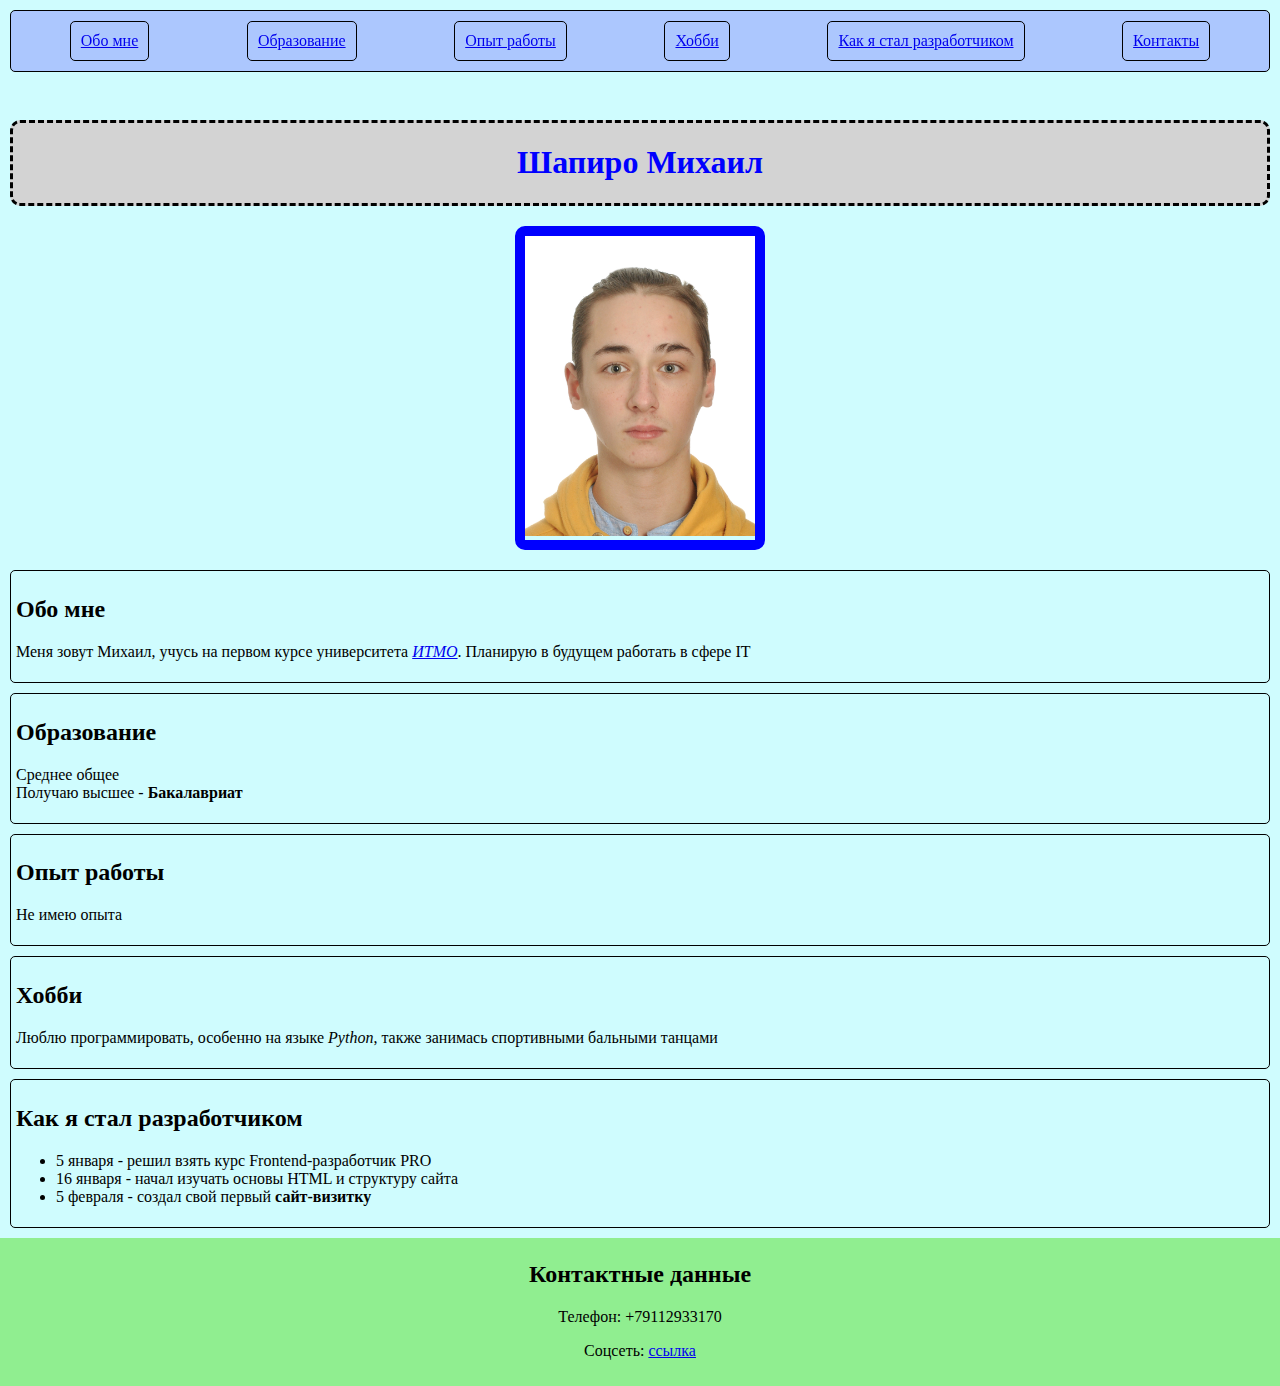
<file: SkillFactory/Frontend PRO/First_Project/index.html>
<!DOCTYPE html>
<html lang="en">
<head>
	<meta charset="utf-8">
	<meta name="viewport" content="width=device-width, initial-scale=1">
	<link rel="stylesheet" type="text/css" href="css/style.css">
	<title>MyFrstProject</title>
</head>
<body>
	<div class="box">
		<nav>
			<a href="#for_me">Обо мне</a>
			<a href="#education">Образование	</a>
			<a href="#experience">Опыт работы	</a>
			<a href="#hobbies">Хобби</a>
			<a href="#history">Как я стал разработчиком</a>
			<a href="#contact">Контакты</a>
		</nav>
	</div>
	<header>
		<div class="name">
			<h1>Шапиро Михаил</h1>
		</div>
		<div class="foto">
			<img src="img/Logo.jpg" alt="MyFoto" height="300" width="230">
		</div>
	</header>
	<main>
		<div id="for_me">
			<h2>Обо мне</h2>
			<p>Меня зовут Михаил, учусь на первом курсе университета <em><a href="https://itmo.ru/?ysclid=ldrhu1iem9247612985" target="_blank" title="Больше информации">ИТМО</a></em>. Планирую в будущем работать в сфере IT</p>
		</div>
		<div id="education">
			<h2>Образование</h2>
			<p>Среднее общее <br> Получаю высшее - <strong>Бакалавриат</strong></p>
		</div>
		<div id="experience">
			<h2>Опыт работы</h2>
			<p>Не имею опыта</p>
		</div>
		<div id="hobbies">
			<h2>Хобби</h2>
			<p>Люблю программировать, особенно на языке <em>Python</em>, также занимась спортивными бальными танцами</p>
		</div>
		<div id="history">
			<h2>Как я стал разработчиком</h2>
			<ul>
				<li>5 января - решил взять курс Frontend-разработчик PRO</li>
				<li>16 января - начал изучать основы HTML и структуру сайта</li>
				<li>5 февраля - создал свой первый <strong>сайт-визитку</strong></li>
			</ul>
		</div>
	</main>
	<footer>
		<div id="contact">
			<h2>Контактные данные</h2>
			<p class="phone">
				Телефон: +79112933170
			</p>
			<p class="vk">
				Соцсеть: <a href="https://vk.com/id286265096" target="_blank">ссылка</a>
			</p>
		</div>
	</footer>
</body>
</html>
</file>
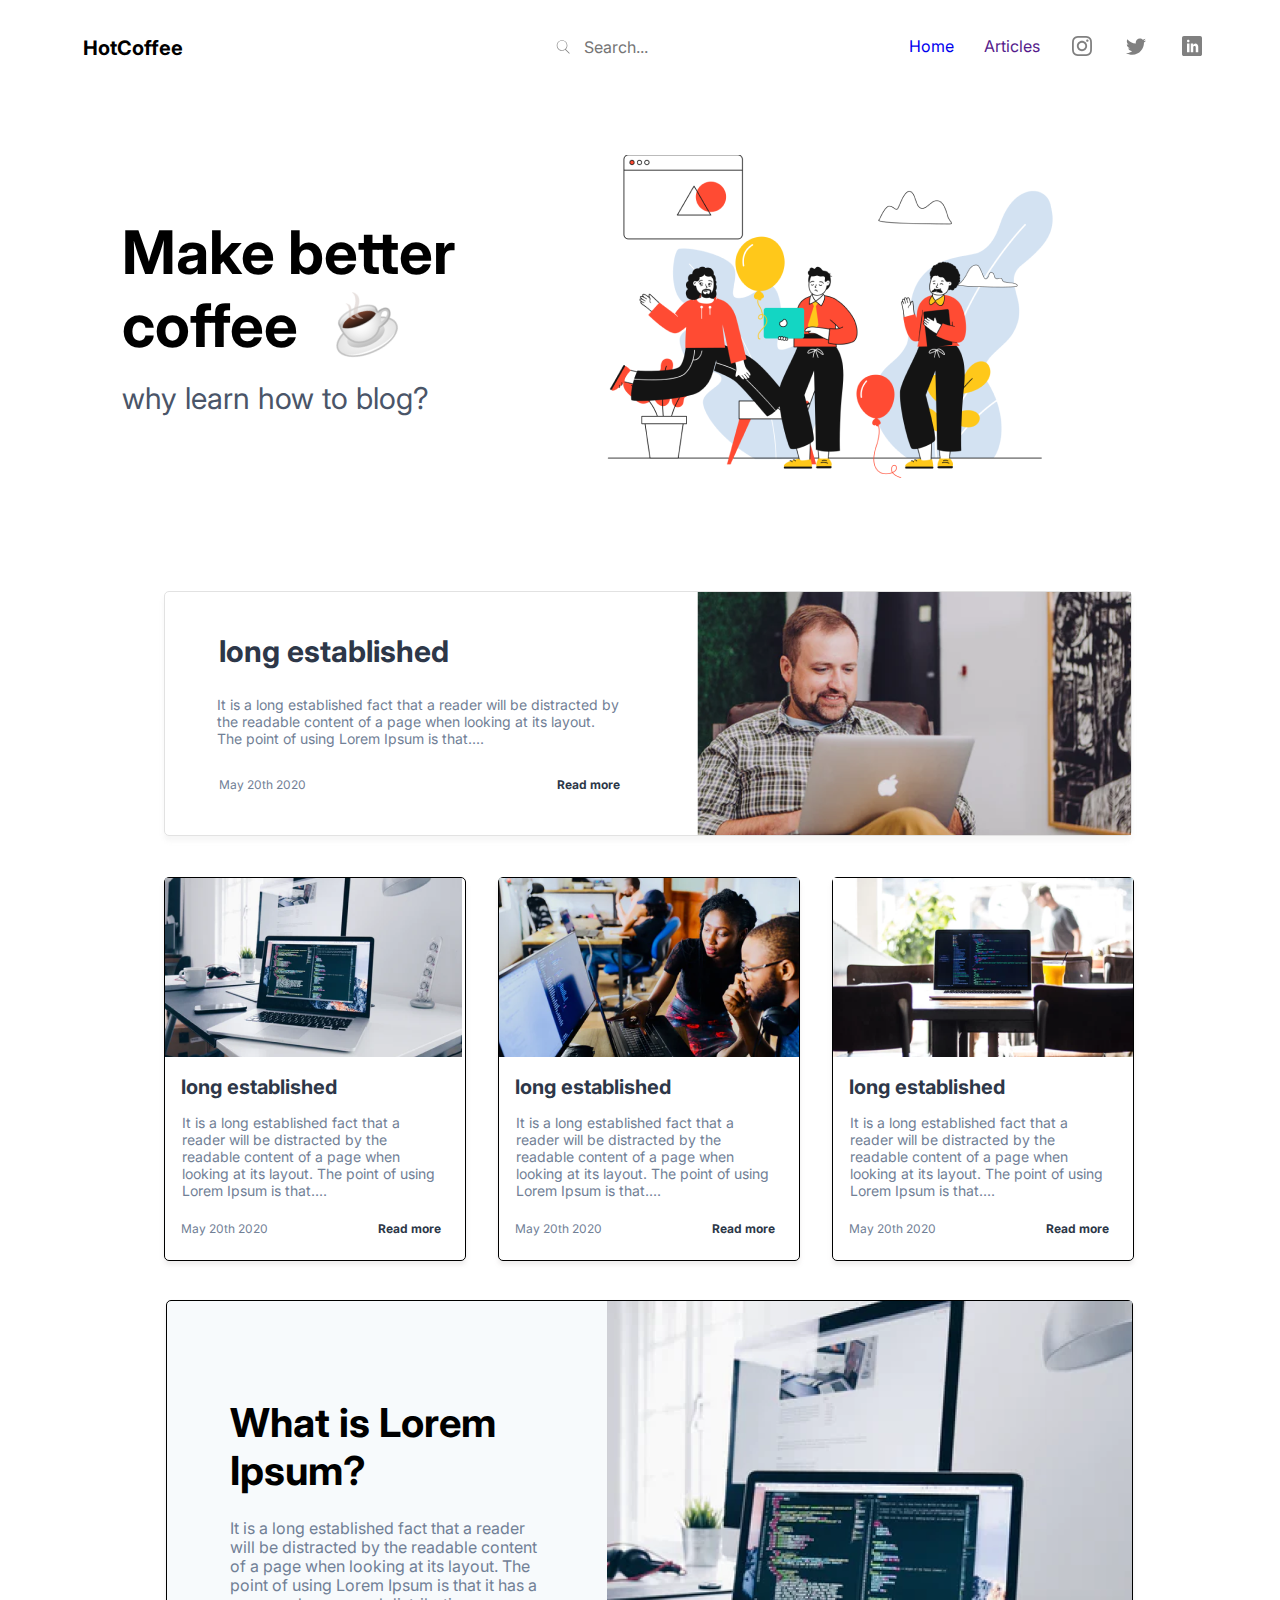
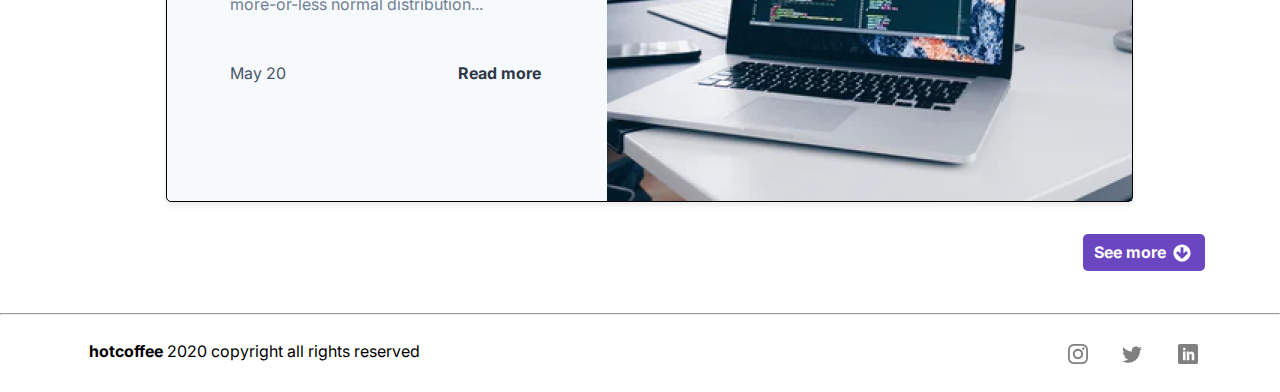
<file: SkillFactory/Frontend PRO/SelfBlog/index.html>
<!DOCTYPE html>
<html>
<head>
	<meta charset="utf-8">
	<meta name="viewport" content="width=device-width, initial-scale=1">
	<link rel="stylesheet" type="text/css" href="css/style.css">
	<link rel="preconnect" href="https://fonts.googleapis.com">
	<link rel="preconnect" href="https://fonts.gstatic.com" crossorigin>
	<link href="https://fonts.googleapis.com/css2?family=Inter:wght@400;700&display=swap" rel="stylesheet">
</head>
<body class="index">
	<nav>
		<div class="Title">HotCoffee</div>
		<div class="search">
			<svg class="icon icon-search">
				<use xlink:href="#icon-search"></use>
				<symbol id="icon-search" viewBox="0 0 32 32">
					<path d="M19.427 20.427c-1.39 0.99-3.090 1.573-4.927 1.573-4.694 0-8.5-3.806-8.5-8.5s3.806-8.5 8.5-8.5c4.694 0 8.5 3.806 8.5 8.5 0 2.347-0.951 4.472-2.49 6.010l5.997 5.997c0.275 0.275 0.268 0.716-0.008 0.992-0.278 0.278-0.72 0.28-0.992 0.008l-6.081-6.081zM14.5 21c4.142 0 7.5-3.358 7.5-7.5s-3.358-7.5-7.5-7.5c-4.142 0-7.5 3.358-7.5 7.5s3.358 7.5 7.5 7.5v0z"></path>
				</symbol>
			</svg>
			<input class="search_input" placeholder="Search..." type="text" name="Search">
		</div>
		<div class="navigation">
			<a href="index.html" class="Title_link1">Home</a>
			<a href="" class="Title_link2">Articles</a>
			<a href="" class="icon-instagram">
				<svg class="icon">
					<use xlink:href="#icon-instagram"></use>
					<symbol id="icon-instagram" viewBox="0 0 32 32">
						<path d="M16 2.881c4.275 0 4.781 0.019 6.462 0.094 1.563 0.069 2.406 0.331 2.969 0.55 0.744 0.288 1.281 0.638 1.837 1.194 0.563 0.563 0.906 1.094 1.2 1.838 0.219 0.563 0.481 1.412 0.55 2.969 0.075 1.688 0.094 2.194 0.094 6.463s-0.019 4.781-0.094 6.463c-0.069 1.563-0.331 2.406-0.55 2.969-0.288 0.744-0.637 1.281-1.194 1.837-0.563 0.563-1.094 0.906-1.837 1.2-0.563 0.219-1.413 0.481-2.969 0.55-1.688 0.075-2.194 0.094-6.463 0.094s-4.781-0.019-6.463-0.094c-1.563-0.069-2.406-0.331-2.969-0.55-0.744-0.288-1.281-0.637-1.838-1.194-0.563-0.563-0.906-1.094-1.2-1.837-0.219-0.563-0.481-1.413-0.55-2.969-0.075-1.688-0.094-2.194-0.094-6.463s0.019-4.781 0.094-6.463c0.069-1.563 0.331-2.406 0.55-2.969 0.288-0.744 0.638-1.281 1.194-1.838 0.563-0.563 1.094-0.906 1.838-1.2 0.563-0.219 1.412-0.481 2.969-0.55 1.681-0.075 2.188-0.094 6.463-0.094zM16 0c-4.344 0-4.887 0.019-6.594 0.094-1.7 0.075-2.869 0.35-3.881 0.744-1.056 0.412-1.95 0.956-2.837 1.85-0.894 0.888-1.438 1.781-1.85 2.831-0.394 1.019-0.669 2.181-0.744 3.881-0.075 1.713-0.094 2.256-0.094 6.6s0.019 4.887 0.094 6.594c0.075 1.7 0.35 2.869 0.744 3.881 0.413 1.056 0.956 1.95 1.85 2.837 0.887 0.887 1.781 1.438 2.831 1.844 1.019 0.394 2.181 0.669 3.881 0.744 1.706 0.075 2.25 0.094 6.594 0.094s4.888-0.019 6.594-0.094c1.7-0.075 2.869-0.35 3.881-0.744 1.050-0.406 1.944-0.956 2.831-1.844s1.438-1.781 1.844-2.831c0.394-1.019 0.669-2.181 0.744-3.881 0.075-1.706 0.094-2.25 0.094-6.594s-0.019-4.887-0.094-6.594c-0.075-1.7-0.35-2.869-0.744-3.881-0.394-1.063-0.938-1.956-1.831-2.844-0.887-0.887-1.781-1.438-2.831-1.844-1.019-0.394-2.181-0.669-3.881-0.744-1.712-0.081-2.256-0.1-6.6-0.1v0z"></path>
						<path d="M16 7.781c-4.537 0-8.219 3.681-8.219 8.219s3.681 8.219 8.219 8.219 8.219-3.681 8.219-8.219c0-4.537-3.681-8.219-8.219-8.219zM16 21.331c-2.944 0-5.331-2.387-5.331-5.331s2.387-5.331 5.331-5.331c2.944 0 5.331 2.387 5.331 5.331s-2.387 5.331-5.331 5.331z"></path>
						<path d="M26.462 7.456c0 1.060-0.859 1.919-1.919 1.919s-1.919-0.859-1.919-1.919c0-1.060 0.859-1.919 1.919-1.919s1.919 0.859 1.919 1.919z"></path>
					</symbol>
				</svg>
			</a>
			<a href="" class="icon-twitter">
				<svg class="icon">
					<use xlink:href="#icon-twitter"></use>
					<symbol id="icon-twitter" viewBox="0 0 32 32">
						<path d="M32 7.075c-1.175 0.525-2.444 0.875-3.769 1.031 1.356-0.813 2.394-2.1 2.887-3.631-1.269 0.75-2.675 1.3-4.169 1.594-1.2-1.275-2.906-2.069-4.794-2.069-3.625 0-6.563 2.938-6.563 6.563 0 0.512 0.056 1.012 0.169 1.494-5.456-0.275-10.294-2.888-13.531-6.862-0.563 0.969-0.887 2.1-0.887 3.3 0 2.275 1.156 4.287 2.919 5.463-1.075-0.031-2.087-0.331-2.975-0.819 0 0.025 0 0.056 0 0.081 0 3.181 2.263 5.838 5.269 6.437-0.55 0.15-1.131 0.231-1.731 0.231-0.425 0-0.831-0.044-1.237-0.119 0.838 2.606 3.263 4.506 6.131 4.563-2.25 1.762-5.075 2.813-8.156 2.813-0.531 0-1.050-0.031-1.569-0.094 2.913 1.869 6.362 2.95 10.069 2.95 12.075 0 18.681-10.006 18.681-18.681 0-0.287-0.006-0.569-0.019-0.85 1.281-0.919 2.394-2.075 3.275-3.394z"></path>
					</symbol>
				</svg>
			</a>
			<a href="" class="icon-linkedin">
				<svg class="icon">
					<use xlink:href="#icon-linkedin"></use>
					<symbol id="icon-linkedin" viewBox="0 0 32 32">
						<path d="M29 0h-26c-1.65 0-3 1.35-3 3v26c0 1.65 1.35 3 3 3h26c1.65 0 3-1.35 3-3v-26c0-1.65-1.35-3-3-3zM12 26h-4v-14h4v14zM10 10c-1.106 0-2-0.894-2-2s0.894-2 2-2c1.106 0 2 0.894 2 2s-0.894 2-2 2zM26 26h-4v-8c0-1.106-0.894-2-2-2s-2 0.894-2 2v8h-4v-14h4v2.481c0.825-1.131 2.087-2.481 3.5-2.481 2.488 0 4.5 2.238 4.5 5v9z"></path>
					</symbol>
				</svg>
			</a>
		</div>
	</nav>
	<header>
		<div class="main_text">
			<div class="main_text_coffe">
				<p class="main_text_coffe">Make better coffee</p>
				<img class="coffee_cup" src="img/image 6.png" alt="Coffee">
			</div>
			<p class="main_text_quest">why learn how to blog?</p>
		</div>
		<div class="head_foto">
			<img src="img/croods 1.png" alt="logo">
		</div>
	</header>
	<main>
		<div class="card first_card">
			<div class="first_foto"><img src="img/image 1.png" alt="foto"></div>
			<p class="main_word">long established</p>
			<p class="card_text">It is a long established fact that a reader will be distracted by the readable content of a page when looking at its layout. The point of using Lorem Ipsum is that....</p>
			<p class="date">May 20th 2020</p>
			<a class="more_link" href="details.html">Read more</a>
		</div>
		<div class="card second_card">
			<img src="img/image 2.png" alt="foto">
			<p class="main_word">long established</p>
			<p class="card_text">It is a long established fact that a reader will be distracted by the readable content of a page when looking at its layout. The point of using Lorem Ipsum is that....</p>
			<p class="date">May 20th 2020</p>
			<a class="more_link" href="">Read more</a>
		</div>
		<div class="card third_card">
			<img src="img/image 4.png" alt="foto">
			<p class="main_word">long established</p>
			<p class="card_text">It is a long established fact that a reader will be distracted by the readable content of a page when looking at its layout. The point of using Lorem Ipsum is that....</p>
			<p class="date">May 20th 2020</p>
			<a class="more_link" href="">Read more</a>
		</div>
		<div class="card fourth_card">
			<img src="img/image 5.png" alt="foto">
			<p class="main_word">long established</p>
			<p class="card_text">It is a long established fact that a reader will be distracted by the readable content of a page when looking at its layout. The point of using Lorem Ipsum is that....</p>
			<p class="date">May 20th 2020</p>
			<a class="more_link" href="">Read more</a>
		</div>
		<div class="card fith_card">
			<div class="last_foto"><img src="img/image 7.png" alt="foto"></div>
			<p class="main_word">What is Lorem Ipsum?</p>
			<p class="card_text">It is a long established fact that a reader will be distracted by the readable content of a page when looking at its layout. The point of using Lorem Ipsum is that it has a more-or-less normal distribution...</p>
			<p class="date">May 20</p>
			<a class="more_link" href="">Read more</a>
		</div>
		<button class="see_more">
			<span>See more</span>
			<svg class="icon-arrow-circle-down">
				<use xlink:href="#icon-arrow-circle-down"></use>
				<symbol id="icon-arrow-circle-down" viewBox="0 0 24 28">
					<path d="M20.062 14.016c0-0.266-0.094-0.516-0.281-0.703l-1.422-1.422c-0.187-0.187-0.438-0.281-0.703-0.281s-0.516 0.094-0.703 0.281l-2.953 2.953v-7.844c0-0.547-0.453-1-1-1h-2c-0.547 0-1 0.453-1 1v7.844l-2.953-2.953c-0.187-0.187-0.438-0.297-0.703-0.297s-0.516 0.109-0.703 0.297l-1.422 1.422c-0.187 0.187-0.281 0.438-0.281 0.703s0.094 0.516 0.281 0.703l7.078 7.078c0.187 0.187 0.438 0.281 0.703 0.281s0.516-0.094 0.703-0.281l7.078-7.078c0.187-0.187 0.281-0.438 0.281-0.703zM24 14c0 6.625-5.375 12-12 12s-12-5.375-12-12 5.375-12 12-12 12 5.375 12 12z">
					</path>
				</symbol>
			</svg>
		</button>
	</main>
	<footer>
		<hr>
		<div class="footer">
			<span class="End_Title"><strong>hotcoffee</strong> 2020 copyright all rights reserved</span>
		<div class="footer_icon">
			<a href="" class="icon-instagram">
				<svg class="icon">
					<use xlink:href="#icon-instagram"></use>
					<symbol id="icon-instagram" viewBox="0 0 32 32">
						<path d="M16 2.881c4.275 0 4.781 0.019 6.462 0.094 1.563 0.069 2.406 0.331 2.969 0.55 0.744 0.288 1.281 0.638 1.837 1.194 0.563 0.563 0.906 1.094 1.2 1.838 0.219 0.563 0.481 1.412 0.55 2.969 0.075 1.688 0.094 2.194 0.094 6.463s-0.019 4.781-0.094 6.463c-0.069 1.563-0.331 2.406-0.55 2.969-0.288 0.744-0.637 1.281-1.194 1.837-0.563 0.563-1.094 0.906-1.837 1.2-0.563 0.219-1.413 0.481-2.969 0.55-1.688 0.075-2.194 0.094-6.463 0.094s-4.781-0.019-6.463-0.094c-1.563-0.069-2.406-0.331-2.969-0.55-0.744-0.288-1.281-0.637-1.838-1.194-0.563-0.563-0.906-1.094-1.2-1.837-0.219-0.563-0.481-1.413-0.55-2.969-0.075-1.688-0.094-2.194-0.094-6.463s0.019-4.781 0.094-6.463c0.069-1.563 0.331-2.406 0.55-2.969 0.288-0.744 0.638-1.281 1.194-1.838 0.563-0.563 1.094-0.906 1.838-1.2 0.563-0.219 1.412-0.481 2.969-0.55 1.681-0.075 2.188-0.094 6.463-0.094zM16 0c-4.344 0-4.887 0.019-6.594 0.094-1.7 0.075-2.869 0.35-3.881 0.744-1.056 0.412-1.95 0.956-2.837 1.85-0.894 0.888-1.438 1.781-1.85 2.831-0.394 1.019-0.669 2.181-0.744 3.881-0.075 1.713-0.094 2.256-0.094 6.6s0.019 4.887 0.094 6.594c0.075 1.7 0.35 2.869 0.744 3.881 0.413 1.056 0.956 1.95 1.85 2.837 0.887 0.887 1.781 1.438 2.831 1.844 1.019 0.394 2.181 0.669 3.881 0.744 1.706 0.075 2.25 0.094 6.594 0.094s4.888-0.019 6.594-0.094c1.7-0.075 2.869-0.35 3.881-0.744 1.050-0.406 1.944-0.956 2.831-1.844s1.438-1.781 1.844-2.831c0.394-1.019 0.669-2.181 0.744-3.881 0.075-1.706 0.094-2.25 0.094-6.594s-0.019-4.887-0.094-6.594c-0.075-1.7-0.35-2.869-0.744-3.881-0.394-1.063-0.938-1.956-1.831-2.844-0.887-0.887-1.781-1.438-2.831-1.844-1.019-0.394-2.181-0.669-3.881-0.744-1.712-0.081-2.256-0.1-6.6-0.1v0z"></path>
						<path d="M16 7.781c-4.537 0-8.219 3.681-8.219 8.219s3.681 8.219 8.219 8.219 8.219-3.681 8.219-8.219c0-4.537-3.681-8.219-8.219-8.219zM16 21.331c-2.944 0-5.331-2.387-5.331-5.331s2.387-5.331 5.331-5.331c2.944 0 5.331 2.387 5.331 5.331s-2.387 5.331-5.331 5.331z"></path>
						<path d="M26.462 7.456c0 1.060-0.859 1.919-1.919 1.919s-1.919-0.859-1.919-1.919c0-1.060 0.859-1.919 1.919-1.919s1.919 0.859 1.919 1.919z"></path>
					</symbol>
				</svg>
			</a>
			<a href="" class="icon-twitter">
				<svg class="icon">
					<use xlink:href="#icon-twitter"></use>
					<symbol id="icon-twitter" viewBox="0 0 32 32">
						<path d="M32 7.075c-1.175 0.525-2.444 0.875-3.769 1.031 1.356-0.813 2.394-2.1 2.887-3.631-1.269 0.75-2.675 1.3-4.169 1.594-1.2-1.275-2.906-2.069-4.794-2.069-3.625 0-6.563 2.938-6.563 6.563 0 0.512 0.056 1.012 0.169 1.494-5.456-0.275-10.294-2.888-13.531-6.862-0.563 0.969-0.887 2.1-0.887 3.3 0 2.275 1.156 4.287 2.919 5.463-1.075-0.031-2.087-0.331-2.975-0.819 0 0.025 0 0.056 0 0.081 0 3.181 2.263 5.838 5.269 6.437-0.55 0.15-1.131 0.231-1.731 0.231-0.425 0-0.831-0.044-1.237-0.119 0.838 2.606 3.263 4.506 6.131 4.563-2.25 1.762-5.075 2.813-8.156 2.813-0.531 0-1.050-0.031-1.569-0.094 2.913 1.869 6.362 2.95 10.069 2.95 12.075 0 18.681-10.006 18.681-18.681 0-0.287-0.006-0.569-0.019-0.85 1.281-0.919 2.394-2.075 3.275-3.394z"></path>
					</symbol>
				</svg>
			</a>
			<a href="" class="icon-linkedin">
				<svg class="icon">
					<use xlink:href="#icon-linkedin"></use>
					<symbol id="icon-linkedin" viewBox="0 0 32 32">
						<path d="M29 0h-26c-1.65 0-3 1.35-3 3v26c0 1.65 1.35 3 3 3h26c1.65 0 3-1.35 3-3v-26c0-1.65-1.35-3-3-3zM12 26h-4v-14h4v14zM10 10c-1.106 0-2-0.894-2-2s0.894-2 2-2c1.106 0 2 0.894 2 2s-0.894 2-2 2zM26 26h-4v-8c0-1.106-0.894-2-2-2s-2 0.894-2 2v8h-4v-14h4v2.481c0.825-1.131 2.087-2.481 3.5-2.481 2.488 0 4.5 2.238 4.5 5v9z"></path>
					</symbol>
				</svg>
			</a>
		</div>
		</div>
	</footer>
</body>
</html>
</file>
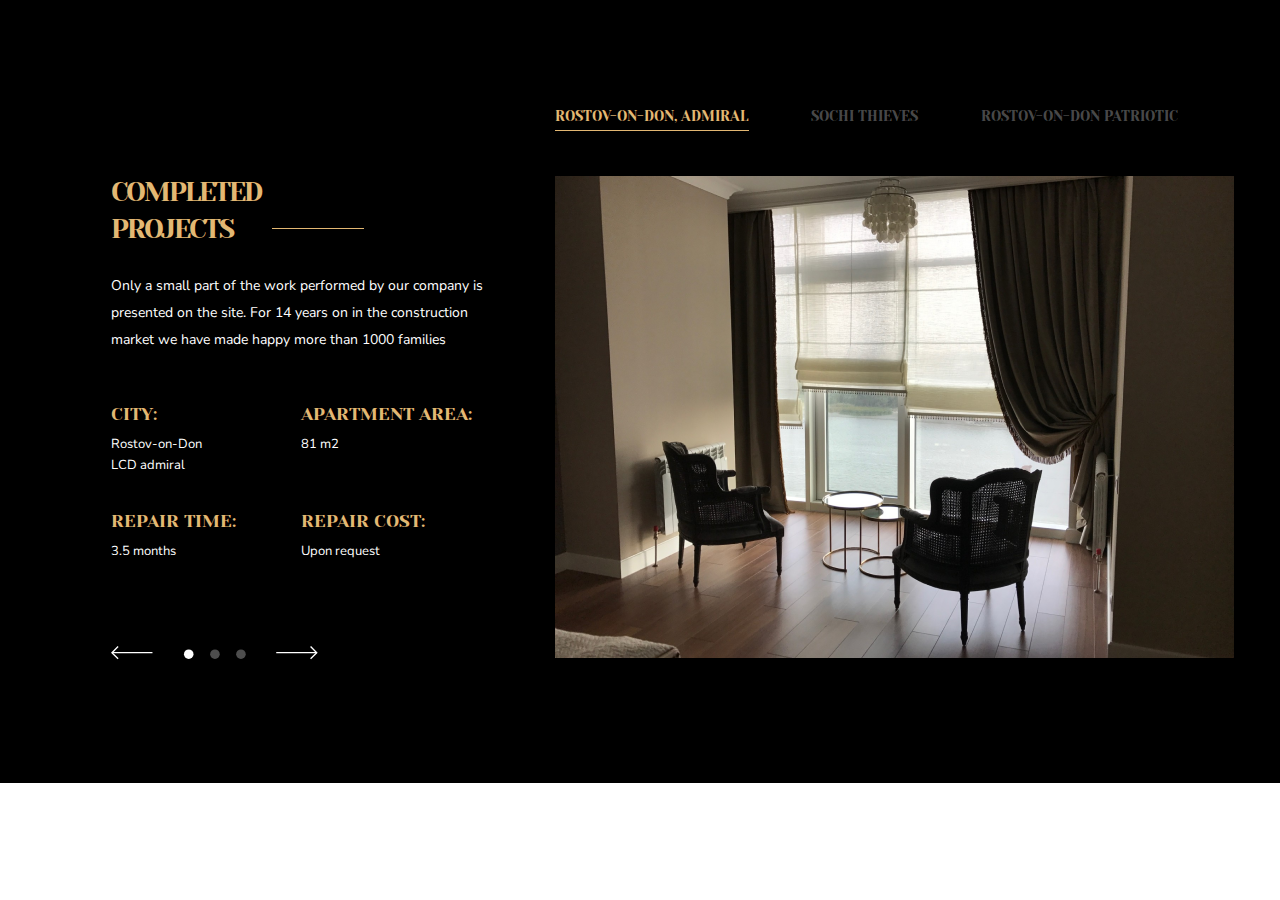
<file: SkillFactory/Frontend PRO/Slider/index.html>
<!DOCTYPE html>
<html>
<head>
	<meta charset="utf-8">
	<meta name="viewport" content="width=device-width, initial-scale=1">
	<link rel="stylesheet" type="text/css" href="css/style.css">
	<link rel="preconnect" href="https://fonts.googleapis.com">
	<link rel="preconnect" href="https://fonts.gstatic.com" crossorigin>
	<link href="https://fonts.googleapis.com/css2?family=Nunito+Sans:ital@0;1&family=Yeseva+One&display=swap" rel="stylesheet">
	<title>Slider</title>
</head>
<body>
	<main>
		<div class="container">
			<div class="information">
				<div class="block1">
					<p class="information__heading text_style_yes text_color_y">Completed projects</p>
					<div class="svg__line">
						<svg width="92" height="1" viewBox="0 0 92 1" fill="none" xmlns="http://www.w3.org/2000/svg">
						<rect x="-0.00012207" y="-0.00012207" width="92" height="1" fill="#E3B873"/>
						</svg>
					</div>
				</div>
				<div class="block2">
					<p class="information__paragraph text_style_nun text_color_w">Only a small part of the work performed by our company is presented on the site. For 14 years on in the construction <br> 
					market we have made happy more than 1000 families</p>
				</div>
				<div class="block3 main_info">
					<p class="information__smallheading text_style_yes text_color_y">City:</p>
					<p class="city_text text_style_nun text_color_w blockinfo">Rostov-on-Don LCD admiral</p>
				</div>
				<div class="block4 main_info">
					<p class="information__smallheading text_style_yes text_color_y">apartment area:</p>
					<p class="apartment_text  text_style_nun text_color_w blockinfo">81 m2</p>
				</div>
				<div class="block5 main_info">
					<p class="information__smallheading text_style_yes text_color_y">Repair time:</p>
					<p class="repairtime_text  text_style_nun text_color_w blockinfo">3.5 months</p>
				</div>
				<div class="block6 main_info">
					<p class="information__smallheading text_style_yes text_color_y">Repair Cost:</p>
					<p class="repaircost_text  text_style_nun text_color_w blockinfo">Upon request</p>
				</div>
				<div class="buttons">
					<button class="prev button">
						<svg width="42" height="14" viewBox="0 0 42 14" fill="none" xmlns="http://www.w3.org/2000/svg">
						<path fill-rule="evenodd" clip-rule="evenodd" d="M6.63807 13.276L2.29917e-05 6.638L6.63807 -3.82298e-05L7.58563 0.94753L1.89516 6.638L7.58563 12.3285L6.63807 13.276Z" fill="white"/>
						<path fill-rule="evenodd" clip-rule="evenodd" d="M0.94758 5.9681L41.4556 5.9681L41.4556 7.30817L0.94758 7.30816L0.94758 5.9681Z" fill="white"/>
						</svg>
					</button>
					<button class="point1 button" onclick="slide(0)">
						<svg class="svg1" width="11" height="11" viewBox="0 0 11 11" fill="none" xmlns="http://www.w3.org/2000/svg">
						<rect x="0.952759" y="0.456207" width="9.56667" height="9.56667" rx="4.78333" fill="white"/>
						</svg>
					</button>
					<button class="point2 button" onclick="slide(1)">
						<svg class="svg2" width="10" height="11" viewBox="0 0 10 11" fill="none" xmlns="http://www.w3.org/2000/svg">
						<rect x="0.163879" y="0.45636" width="9.56667" height="9.56667" rx="4.78333" fill="white"/>
						</svg>
					</button>
					<button class="point3 button" onclick="slide(2)">
						<svg class="svg3"  width="10" height="11" viewBox="0 0 10 11" fill="none" xmlns="http://www.w3.org/2000/svg">
						<rect x="0.163879" y="0.45636" width="9.56667" height="9.56667" rx="4.78333" fill="white"/>
						</svg>
					</button>
					<button class="next button">
						<svg width="42" height="14" viewBox="0 0 42 14" fill="none" xmlns="http://www.w3.org/2000/svg">
						<path fill-rule="evenodd" clip-rule="evenodd" d="M35.0451 -0.000183105L41.6831 6.63786L35.0451 13.2759L34.0975 12.3283L39.788 6.63786L34.0975 0.947384L35.0451 -0.000183105Z" fill="white"/>
						<path fill-rule="evenodd" clip-rule="evenodd" d="M40.7355 7.30776L0.227539 7.30776L0.227539 5.9677L40.7355 5.9677L40.7355 7.30776Z" fill="white"/>
						</svg>
					</button>
				</div>
			</div>
			<div class="slider">
				<div class="links">
					<p class="link_text text_style_yes">Rostov-on-Don, Admiral</p>
					<p class="link_text text_style_yes">Sochi Thieves</p>
					<p class="link_text text_style_yes">Rostov-on-Don Patriotic</p>
				</div>
				<div class="photos">
					<img class="img" alt="photo of apartment" src="img/image 2.1.png">
				</div>
			</div>	
		</div>	
	</main>
	<script type="text/javascript" src="js/index.js"></script>
</body>
</html>
</file>
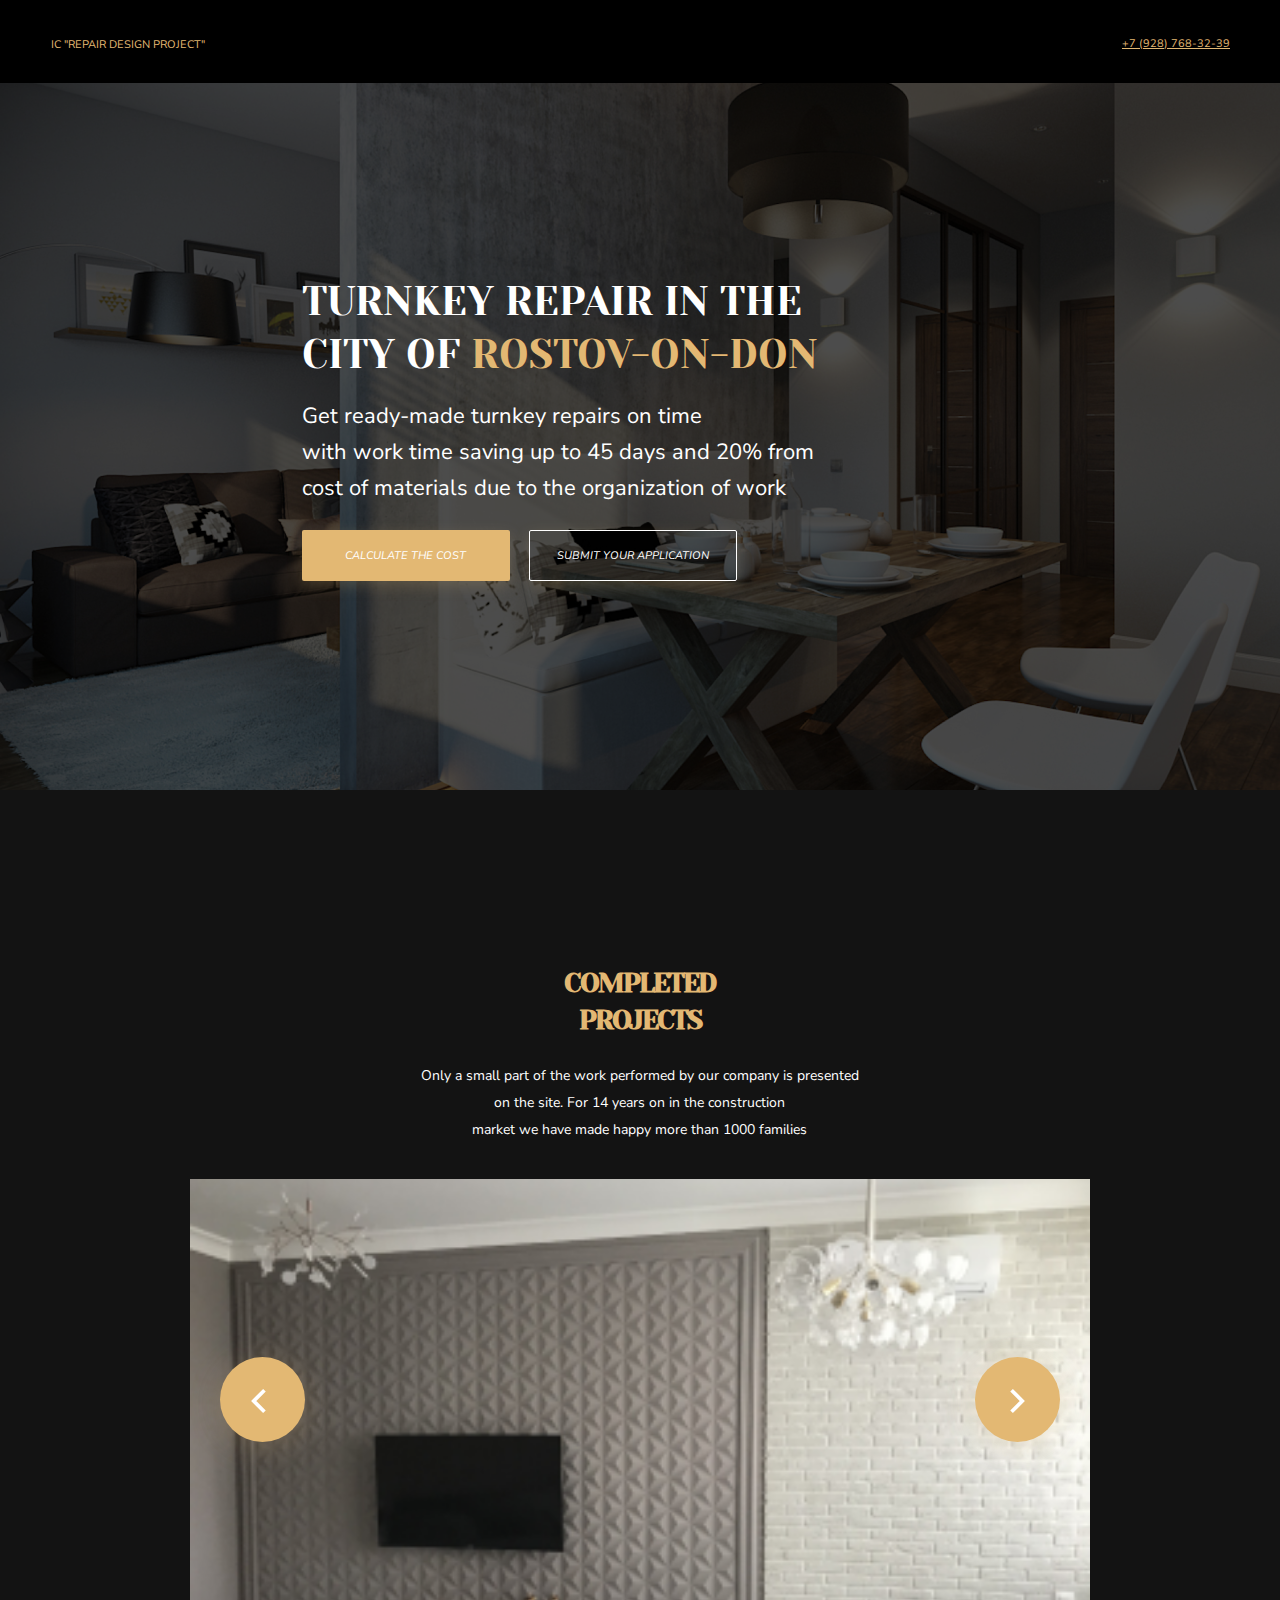
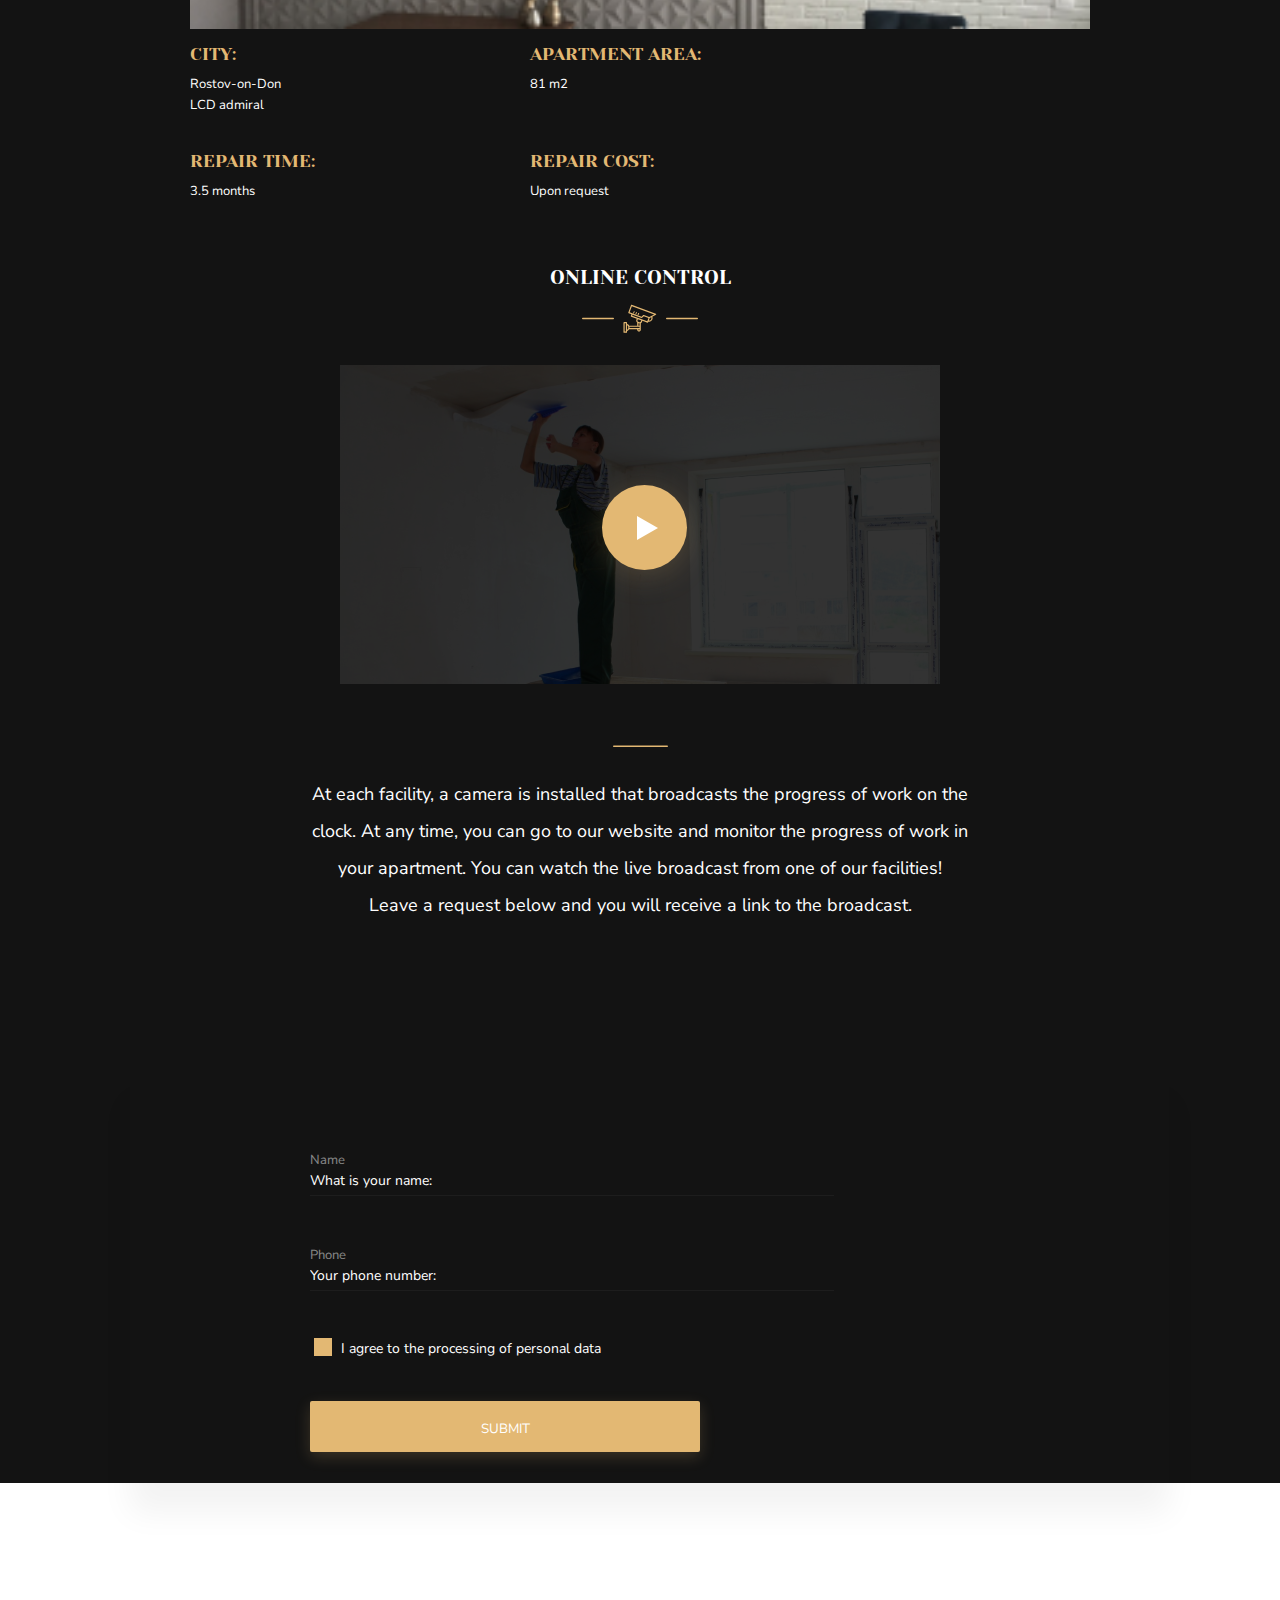
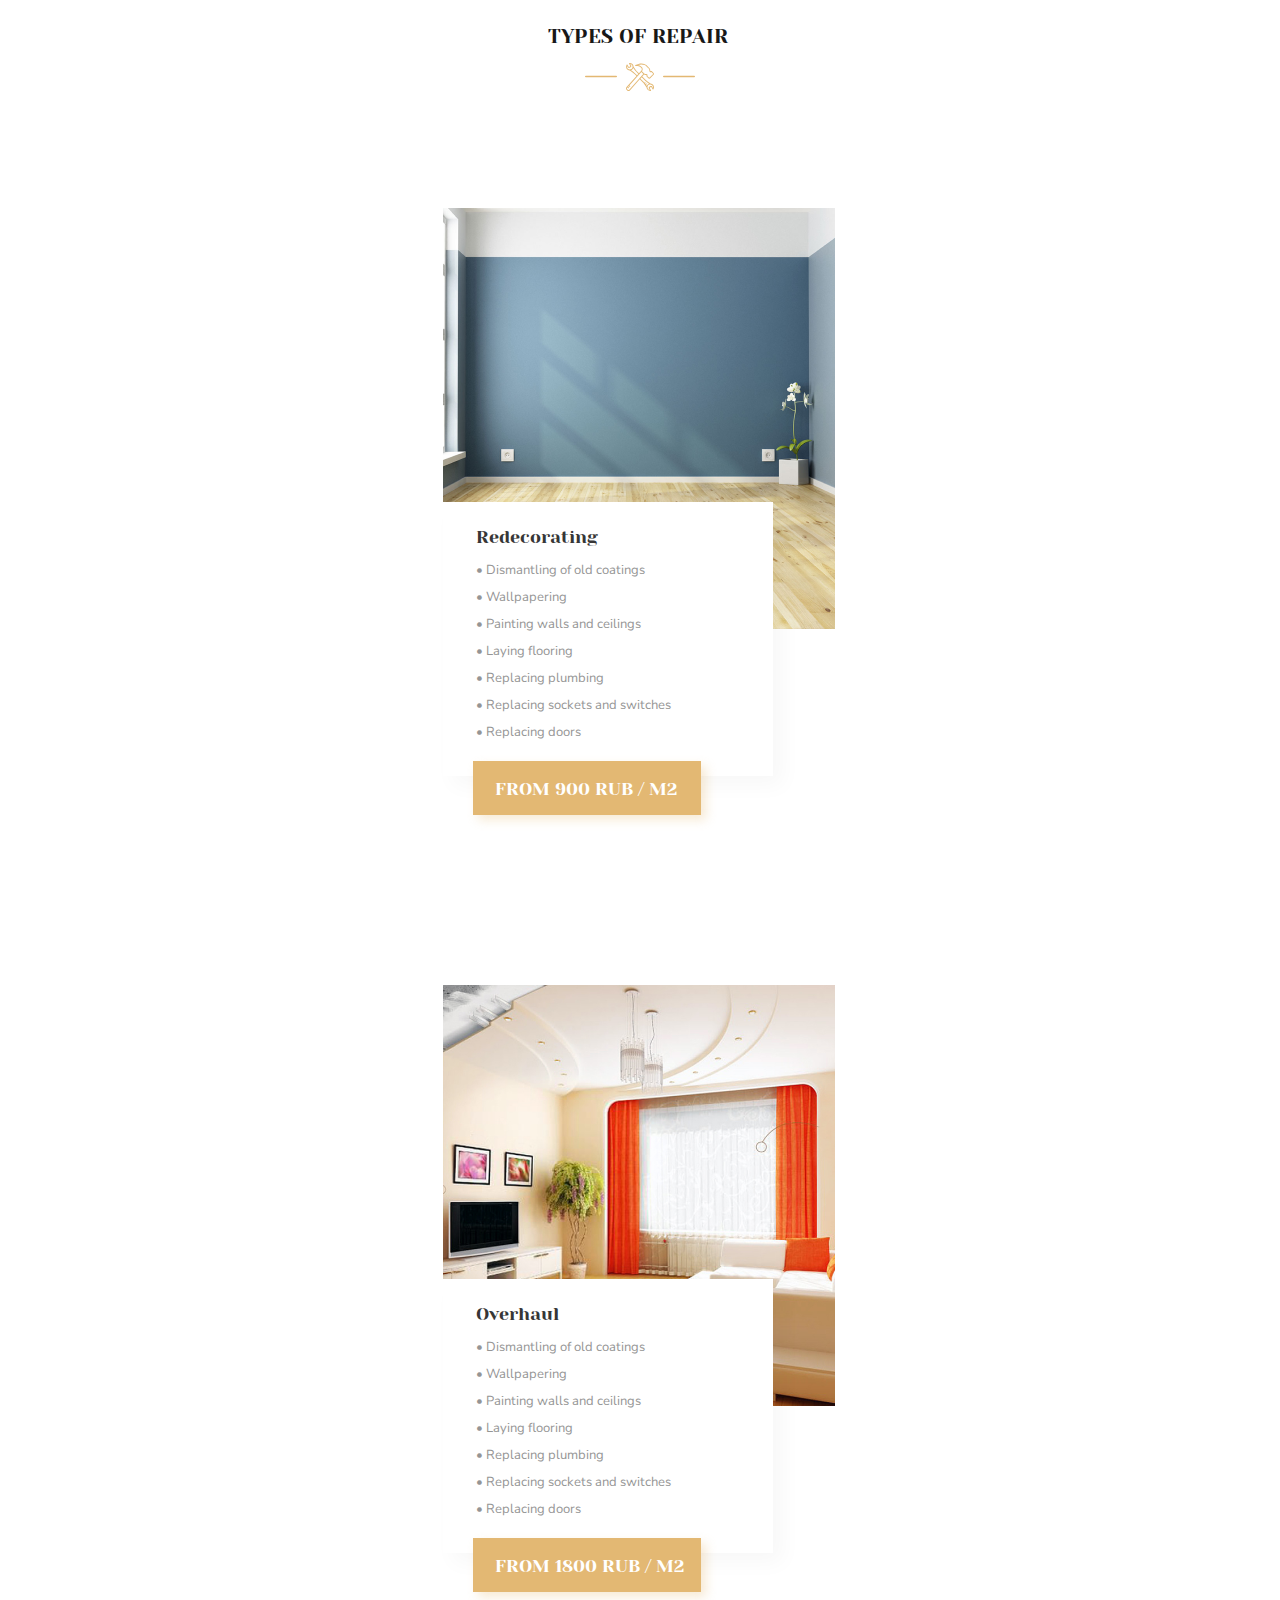
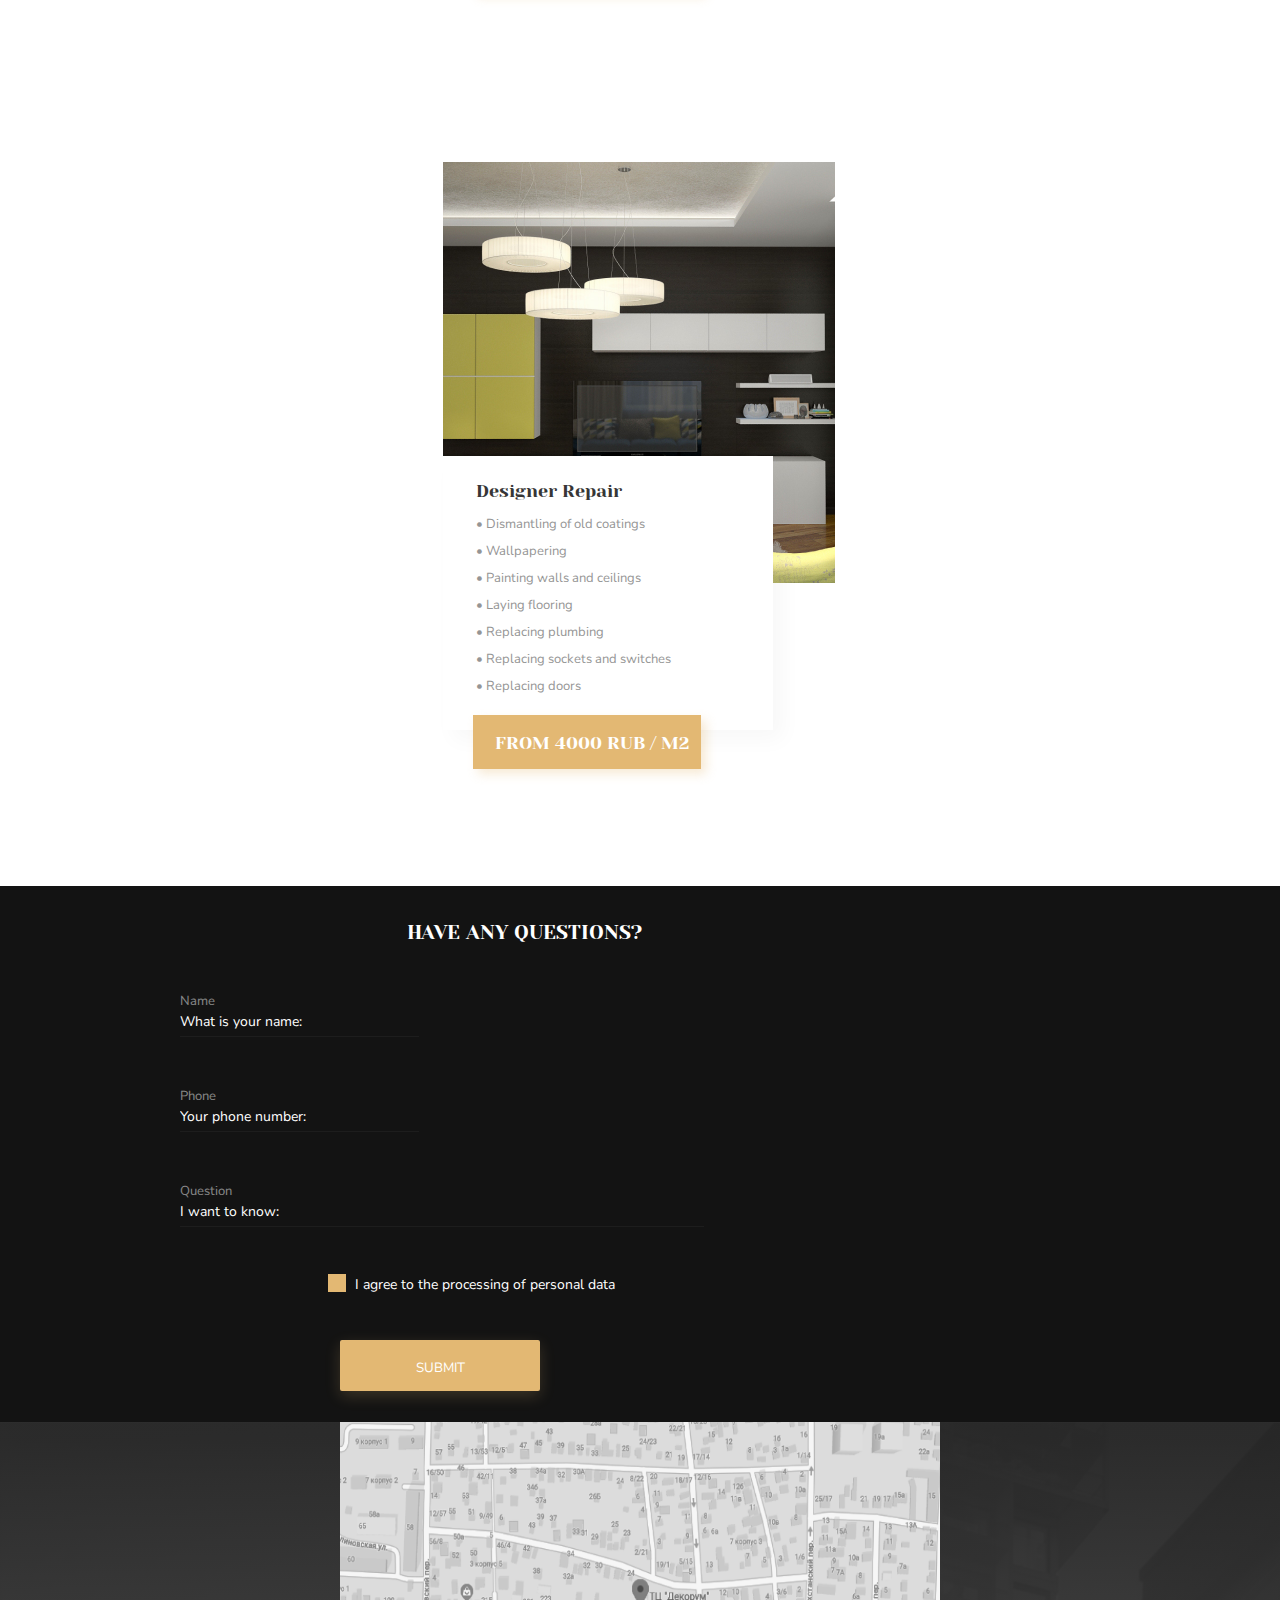
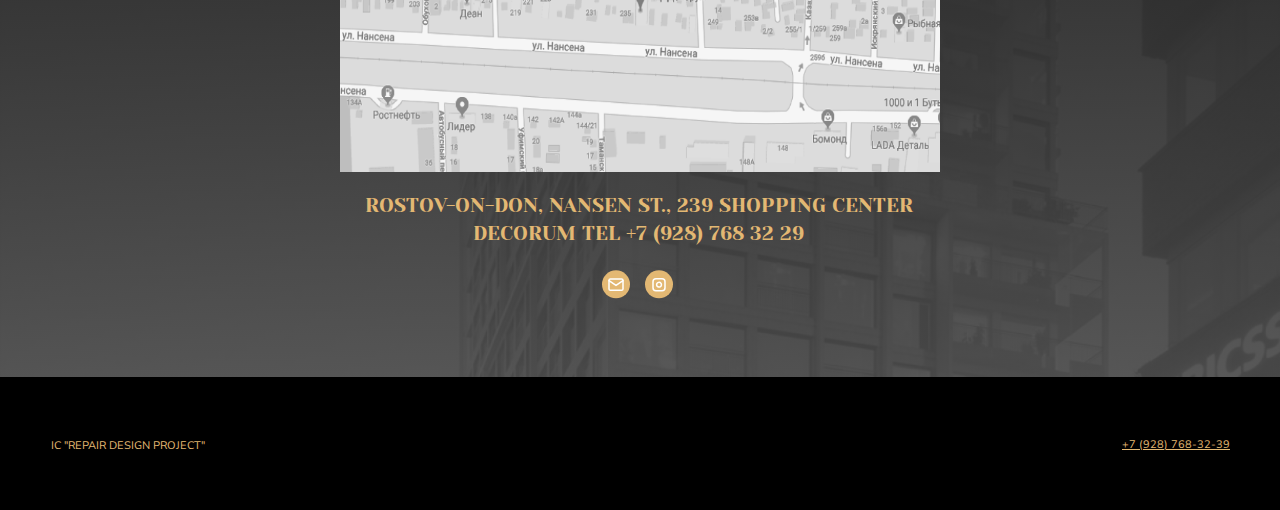
<file: SkillFactory/Frontend PRO/Website of the design studio/index.html>
<!DOCTYPE html>
<html>
<head>
	<meta charset="utf-8">
	<meta name="viewport" content="width=device-width, initial-scale=1">
	<link rel="stylesheet" type="text/css" href="css/style.css">
	<link rel="preconnect" href="https://fonts.googleapis.com">
	<link rel="preconnect" href="https://fonts.gstatic.com" crossorigin>
	<link href="https://fonts.googleapis.com/css2?family=Nunito+Sans:ital@0;1&family=Yeseva+One&display=swap" rel="stylesheet">
	<title></title>
</head>
<body>
	<header class="header">
		<div class="header__container">
			<div class="text_style_nun header__text header__maintext text_color_y">IC "Repair Design Project"</div>
			<nav class="nav">
				<ul class="text_style_nun header__text nav_text">
					<li><a class="link link_name_home text_color_y" href="">HOME</a></li>
					<li><a class="link link_name_projects text_color_w" href="">PROJECTS</a></li>
					<li><a class="link link_name_measurment text_color_w" href="">MEASUREMENT</a></li>
					<li><a class="link link_name_team text_color_w" href="">TEAM</a></li>
					<li><a class="link link_name_reviews text_color_w" href="">REVIEWS</a></li>
					<li><a class="link link_name_contacts text_color_w" href="">CONTACTS</a></li>
				</ul>
			</nav>
			<div class="tel">
				<a class="tel__link header__text text_style_nun text_color_y" href="tel:+7 (928) 768-32-39">+7 (928) 768-32-39</a>
			</div>
			<div class="header__button-wrapper">
				<button class="button header__button">
					<p class="header__text text_style_nun button__text text_color_w">Request a call</p>
				</button>
			</div>
		</div>
	</header>
	<main class="main">
		<div class="first-main-wrapper">
			<div class="main_backgroundcolor">
				<div class="main__container main__container-first">
					<p class="text_style_yes text_color_w main__maintext">Turnkey Repair in the <br>city of <span class="text_color_y">Rostov-on-Don</span></p>
					<p class="text_style_nun text_color_w main__addtext">Get ready-made turnkey repairs on time <br> with work time saving up to 45 days and 20% from <br> cost of materials due to the organization of work</p>
					<div class="main__button-wrapper">
						<button class="button main__button main__button__first">
							<p class="main__button__text text_style_nun button__text text_color_w">Calculate the cost</p>
						</button>
						<button class="button main__button main__button_invise">
							<p class="main__button__text text_style_nun button__text text_color_w">SUBMIT YOUR APPLICATION</p>
						</button>
					</div>
				</div>
			</div>
		</div>
		<div class="second-main-wrapper">
			<div class="main__container main__container-second">
				<div class="main__information">
					<div class="main__information__box main__information__box1">
						<p class="main__information__maintext text_style_yes text_color_y"><strong>Completed <br>projects</strong></p>
						<p class="main__information__addtext text_color_w text_style_nun">Only a small part of the work performed by our company is presented
						<br> on the site. For 14 years on in the construction <br>market we have made happy more than 1000 families</p>
					</div>
					<div class="mobile__box main__information__box_mobile">
						<button class="svg__button svg__button__mobile">
							<svg width="145" height="145" viewBox="0 0 145 145" fill="none" xmlns="http://www.w3.org/2000/svg">
								<g filter="url(#filter0_d_1_11185)">
									<circle cx="72.5" cy="67.5" r="42.5" fill="#E3B873"/>
								</g>
							<defs>
								<filter id="filter0_d_1_11185" x="0" y="0" width="145" height="145" filterUnits="userSpaceOnUse" color-interpolation-filters="sRGB">
									<feFlood flood-opacity="0" result="BackgroundImageFix"/>
									<feColorMatrix in="SourceAlpha" type="matrix" values="0 0 0 0 0 0 0 0 0 0 0 0 0 0 0 0 0 0 127 0" result="hardAlpha"/>
									<feOffset dy="5"/>
									<feGaussianBlur stdDeviation="15"/>
									<feColorMatrix type="matrix" values="0 0 0 0 0.890196 0 0 0 0 0.721569 0 0 0 0 0.45098 0 0 0 0.2 0"/>
									<feBlend mode="normal" in2="BackgroundImageFix" result="effect1_dropShadow_1_11185"/>
									<feBlend mode="normal" in="SourceGraphic" in2="effect1_dropShadow_1_11185" result="shape"/>
								</filter>
								</defs>
								<svg x="60" y="55" width="16" height="28" viewBox="0 0 8 14" fill="none" xmlns="http://www.w3.org/2000/svg">
								<path fill-rule="evenodd" clip-rule="evenodd" d="M6.56569 12.478L1.08689 6.99975L6.56569 1.52147L7.34778 2.30348L2.65107 6.99975L7.34778 11.696L6.56569 12.478Z" fill="white" stroke="white" stroke-width="0.75"/>
								</svg>
							</svg>
						</button>
						<button class="svg__button svg__button__mobile">
							<svg width="145" height="145" viewBox="0 0 145 145" fill="none" xmlns="http://www.w3.org/2000/svg">
								<g filter="url(#filter0_d_1_11185)">
									<circle cx="72.5" cy="67.5" r="42.5" fill="#E3B873"/>
								</g>
							<defs>
								<filter id="filter0_d_1_11185" x="0" y="0" width="145" height="145" filterUnits="userSpaceOnUse" color-interpolation-filters="sRGB">
									<feFlood flood-opacity="0" result="BackgroundImageFix"/>
									<feColorMatrix in="SourceAlpha" type="matrix" values="0 0 0 0 0 0 0 0 0 0 0 0 0 0 0 0 0 0 127 0" result="hardAlpha"/>
									<feOffset dy="5"/>
									<feGaussianBlur stdDeviation="15"/>
									<feColorMatrix type="matrix" values="0 0 0 0 0.890196 0 0 0 0 0.721569 0 0 0 0 0.45098 0 0 0 0.2 0"/>
									<feBlend mode="normal" in2="BackgroundImageFix" result="effect1_dropShadow_1_11185"/>
									<feBlend mode="normal" in="SourceGraphic" in2="effect1_dropShadow_1_11185" result="shape"/>
								</filter>
								</defs>
								<svg x="65" y="55" width="16" height="28" viewBox="0 0 8 14" fill="none" xmlns="http://www.w3.org/2000/svg">
								<path fill-rule="evenodd" clip-rule="evenodd" d="M1.43431 1.52197L6.91311 7.00025L1.43431 12.4785L0.652222 11.6965L5.34894 7.00025L0.652222 2.30399L1.43431 1.52197Z" fill="white" stroke="white" stroke-width="0.75"/>
								</svg>
							</svg>
						</button>
					</div>
					<div class="main__information__box main__information__box2">
						<p class="box__heading text_color_y text_style_yes">City:</p>
						<p class="box__add text_color_w text_style_nun">Rostov-on-Don <br>LCD admiral</p>
					</div>
					<div class="main__information__box main__information__box3">
						<p class="box__heading text_color_y text_style_yes">apartment area:</p>
						<p class="box__add text_color_w text_style_nun">81 m2</p>
					</div>
					<div class="main__information__box main__information__box4">
						<p class="box__heading text_color_y text_style_yes">Repair time:</p>
						<p class="box__add text_color_w text_style_nun">3.5 months</p>
					</div>
					<div class="main__information__box main__information__box5">
						<p class="box__heading text_color_y text_style_yes">Repair Cost:</p>
						<p class="box__add text_color_w text_style_nun">Upon request</p>
					</div>
					<div class="main__information__box  main__information__box6">
						<button class="svg__button">
							<svg width="8" height="14" viewBox="0 0 8 14" fill="none" xmlns="http://www.w3.org/2000/svg">
							<path fill-rule="evenodd" clip-rule="evenodd" d="M6.63807 13.2761L2.29917e-05 6.63808L6.63807 3.80641e-05L7.58563 0.947606L1.89516 6.63808L7.58563 12.3286L6.63807 13.2761Z" fill="white"/>
							</svg>
							<svg style="position: relative; bottom: 1px; right: 6px;" width="42" height="3" viewBox="0 0 42 3" fill="none" xmlns="http://www.w3.org/2000/svg">
								<path fill-rule="evenodd" clip-rule="evenodd" d="M0.947579 0.968281L41.4556 0.968288L41.4556 2.30835L0.947578 2.30834L0.947579 0.968281Z" fill="white"/>
							</svg>
						</button>
						<svg class="svg__point" width="11" height="11" viewBox="0 0 11 11" fill="none" xmlns="http://www.w3.org/2000/svg">
							<rect x="0.952759" y="0.456299" width="9.56667" height="9.56667" rx="4.78333" fill="white"/>
						</svg>
						<svg class="svg__point" width="10" height="11" viewBox="0 0 10 11" fill="none" xmlns="http://www.w3.org/2000/svg">
							<rect x="0.0583191" y="0.456543" width="9.56667" height="9.56667" rx="4.78333" fill="white" fill-opacity="0.3"/>
						</svg>
						<svg class="svg__point" width="10" height="11" viewBox="0 0 10 11" fill="none" xmlns="http://www.w3.org/2000/svg">
							<rect x="0.163879" y="0.456543" width="9.56667" height="9.56667" rx="4.78333" fill="white" fill-opacity="0.3"/>
						</svg>
						<button class="svg__button">
							<svg style="position: relative; bottom: 1px; left: 6px;"width="41" height="3" viewBox="0 0 41 3" fill="none" xmlns="http://www.w3.org/2000/svg">
								<path fill-rule="evenodd" clip-rule="evenodd" d="M40.7356 2.30784L0.227569 2.30784L0.22757 0.967773L40.7356 0.967777L40.7356 2.30784Z" fill="white"/>
							</svg>
							<svg width="8" height="14" viewBox="0 0 8 14" fill="none" xmlns="http://www.w3.org/2000/svg">
								<path fill-rule="evenodd" clip-rule="evenodd" d="M1.0451 0L7.68314 6.63804L1.0451 13.2761L0.0975342 12.3285L5.78801 6.63804L0.0975342 0.947567L1.0451 0Z" fill="white"/>
							</svg>
						</button>
					</div>
				</div>
				<div class="main__images">
					<ul class="text_style_yes main__images__menu">
						<li class="main__images__menu__elem">
							<a class="link text_color_y" href="">Rostov-on-Don, Admiral <br><hr class="main__line"></a>
						</li>
						<li class="main__images__menu__elem">
							<a class="link text_color_w_blur" href="">Sochi Thieves</a>
						</li>
						<li class="main__images__menu__elem">
							<a class="link text_color_w_blur" href="">Rostov-on-Don Patriotic</a>
						</li>
					</ul>
					<img class="main__images_img" src="img/image 2.1.png" alt="image 2.1">
				</div>
			</div>
		</div>
		<div class="third__main__wrapper">
			<div class="main__container main__container-third-fourth">
				<div class="main__heading__text">
					<p class="main__heading__text_text text_style_yes text_color_w">online control</p>
				</div>
				<div class="main__heading_logo">
					<svg width="32" height="3" viewBox="0 0 32 3" fill="none" xmlns="http://www.w3.org/2000/svg">
						<rect x="0.000488281" y="0.812012" width="32" height="1.54334" rx="0.771672" fill="#E3B873"/>
					</svg>
					<svg width="34" height="29" viewBox="0 0 34 29" fill="none" xmlns="http://www.w3.org/2000/svg">
						<path d="M32.8511 9.76553L8.73057 0.829306C8.42205 0.7153 8.07929 0.873058 7.96553 1.18182C7.96528 1.18207 7.96528 1.18232 7.96503 1.18257L5.29489 8.45071C5.18138 8.75948 5.33964 9.102 5.64841 9.2155H5.64891L8.44481 10.2421L7.82877 11.9204C7.71552 12.2292 7.87378 12.5712 8.18254 12.6847L13.7753 14.738L13.3643 15.8569C12.9908 16.8589 13.3393 17.987 14.2134 18.6032V21.6434H6.19744C5.80942 20.7564 5.01537 20.1123 4.06707 19.9158V18.6648C4.06707 18.3357 3.80056 18.069 3.47129 18.069H1.06941C0.740397 18.069 0.473633 18.3357 0.473633 18.6648V28.1965C0.473633 28.5258 0.740397 28.7923 1.06941 28.7923H3.47129C3.80056 28.7923 4.06707 28.5258 4.06707 28.1965V26.9457C5.01537 26.7489 5.80942 26.1051 6.19744 25.2178H14.2134V25.8136C14.2134 26.8007 15.0134 27.601 16.0005 27.601C16.9875 27.601 17.7878 26.8007 17.7878 25.8136V19.214C18.3293 18.9455 18.7476 18.4797 18.9561 17.9122L19.3671 16.7934L24.4004 18.6403C24.4662 18.6645 24.5354 18.6768 24.6054 18.6768C24.8552 18.6768 25.0787 18.521 25.1649 18.2865L25.3882 17.6782C27.3268 18.043 29.1939 16.7672 29.5584 14.8288C29.6932 14.1125 29.6057 13.3722 29.3077 12.7072L32.9191 10.8528C33.2119 10.7028 33.3276 10.3438 33.1776 10.051C33.1096 9.91804 32.9941 9.81553 32.8541 9.76378L32.8511 9.76553ZM15.4047 19.146L15.898 19.3248C16.1225 19.4053 16.358 19.4515 16.5962 19.4618V21.6434H15.4047V19.146ZM2.87576 27.601H1.6652V19.2605H2.87576V27.601ZM5.25864 24.0265C5.25764 24.7836 4.78061 25.4584 4.06707 25.7119V21.1496C4.78061 21.4029 5.25764 22.0777 5.25864 22.835V24.0265ZM6.4687 22.835H16.5962V24.0265H6.4687V22.835ZM16.0005 26.4094C15.6714 26.4094 15.4047 26.1426 15.4047 25.8136V25.2178H16.5962V25.8136C16.5962 26.1426 16.3295 26.4094 16.0005 26.4094ZM18.2488 16.3831L17.8378 17.5019C17.6108 18.119 16.9265 18.4355 16.309 18.209L15.1884 17.7985C14.5709 17.5717 14.2539 16.8872 14.4806 16.2694C14.4806 16.2694 14.4806 16.2694 14.4806 16.2691L14.8919 15.1511L17.9116 16.2596L18.2488 16.3831ZM24.2521 17.3184L9.15234 11.7736L9.56361 10.6548L18.5111 13.9405C18.7229 14.0175 18.9604 13.9693 19.1251 13.8152L20.797 12.2414L25.4842 13.963L24.2521 17.3184ZM28.2801 14.9901C27.9026 16.0079 26.8873 16.6439 25.807 16.5391L26.7275 14.0315L28.2311 13.2572C28.4664 13.8077 28.4839 14.4273 28.2801 14.9901ZM26.2693 12.9302C26.2377 12.9329 26.2065 12.9384 26.1757 12.9467L20.8642 10.9963C20.6525 10.9186 20.4149 10.9668 20.2504 11.1214L18.5766 12.6954L6.61871 8.3042L8.87733 2.15438L31.1675 10.4126L26.2693 12.9302Z" fill="#E3B873"/>
					</svg>
					<svg style="position: absolute; bottom: 17px; right: 50%;" width="7" height="5" viewBox="0 0 7 5" fill="none" xmlns="http://www.w3.org/2000/svg">
						<path d="M1.12923 0.703369L0.60376 2.1233M3.41899 1.5434L2.89352 2.96333M5.641 2.36988L5.11554 3.78981" stroke="#E3B873" stroke-linecap="round"/>
					</svg>
					<svg width="32" height="3" viewBox="0 0 32 3" fill="none" xmlns="http://www.w3.org/2000/svg">
						<rect x="0.000488281" y="0.812012" width="32" height="1.54334" rx="0.771672" fill="#E3B873"/>
					</svg>
				</div>
				<div class="main__video">
					<div class="main__video_background">
						<button class="svg__button svg__button-start">
							<svg width="145" height="145" viewBox="0 0 145 145" fill="none" xmlns="http://www.w3.org/2000/svg">
								<g filter="url(#filter0_d_1_11185)">
									<circle cx="72.5" cy="67.5" r="42.5" fill="#E3B873"/>
								</g>
							<defs>
								<filter id="filter0_d_1_11185" x="0" y="0" width="145" height="145" filterUnits="userSpaceOnUse" color-interpolation-filters="sRGB">
									<feFlood flood-opacity="0" result="BackgroundImageFix"/>
									<feColorMatrix in="SourceAlpha" type="matrix" values="0 0 0 0 0 0 0 0 0 0 0 0 0 0 0 0 0 0 127 0" result="hardAlpha"/>
									<feOffset dy="5"/>
									<feGaussianBlur stdDeviation="15"/>
									<feColorMatrix type="matrix" values="0 0 0 0 0.890196 0 0 0 0 0.721569 0 0 0 0 0.45098 0 0 0 0.2 0"/>
									<feBlend mode="normal" in2="BackgroundImageFix" result="effect1_dropShadow_1_11185"/>
									<feBlend mode="normal" in="SourceGraphic" in2="effect1_dropShadow_1_11185" result="shape"/>
								</filter>
								</defs>
								<svg x="65" y="55" width="21" height="26" viewBox="0 0 21 26" fill="none" xmlns="http://www.w3.org/2000/svg">
									<path d="M21 13L7.65417e-07 25.1244L1.82536e-06 0.875644L21 13Z" fill="white"/>
								</svg>
							</svg>
						</button>
					</div>
				</div>
				<svg width="55" height="3" viewBox="0 0 55 3" fill="none" xmlns="http://www.w3.org/2000/svg">
					<rect y="0.497559" width="55" height="1.54334" rx="0.771672" fill="#E3B873"/>
				</svg>
				<div class="third__main__text">
					<p class="text_style_nun text_color_black36 third__main__text_text">
						At each facility, a camera is installed that broadcasts the progress of work on the clock. At any time, you can go to our website and monitor the progress of work in your apartment. You can watch the live broadcast from one of our facilities!<br>
 						Leave a request below and you will receive a link to the broadcast.
					</p>
				</div>
				<div class="third__main__input-section">
					<div class="input-section">
						<p class="main__input__text text_style_nun text_color_g_half">Name</p>
						<input type="text" class="main__input" placeholder="What is your name:">
					</div>
					<div class="input-section input-section2">
						<p class="main__input__text text_style_nun text_color_g_half">Phone</p>
						<input type="tel" class="main__input" placeholder="Your phone number:">
					</div>
					<button class="button third__main__button">
						<p class="text_style_nun button__text text_color_w third__main__button__text">Submit</p> 
					</button>
					<div class="input-section input-section3">
						<label class="checkbox__lable">
							<input class="third-input" type="checkbox" name="third-input">
							<span class="style_checkbox"></span>
							<span class="checkbox__text text_style_nun text_color_black18">I agree to the processing of personal data</span>
						</label>
					</div>
				</div>
				<div class="mobile__box main__mobile__input">
					<div class="main__fith__input eight__input">
						<div class="input-section eight__input-section eight__input-section-1">
							<p class="main__input__text text_style_nun text_color_w_half">Name</p>
							<input type="text" class="main__input main__input-eight main__input-eight main__input-eight-3" placeholder="What is your name:">
						</div>
						<div class="input-section eight__input-section">
							<p class="main__input__text text_style_nun text_color_w_half">Phone</p>
							<input type="tel" class="main__input main__input-eight main__input-eight main__input-eight-3" placeholder="Your phone number:">
						</div>
						<div class="input-section eight-input-section3 mobile__section">
							<label class="checkbox__lable">
								<input class="third-input" type="checkbox" name="third-input">
								<span class="style_checkbox"></span>
								<span class="checkbox__text text_style_nun text_color_w">I agree to the processing of personal data</span>
							</label>
						</div>
						<button class="button eight__main__button mobile__section mobile__button">
							<p class="text_style_nun button__text text_color_w third__main__button__text">Submit</p> 
						</button>
					</div>
				</div>
			</div>
		</div>
		<div class="fourth__main__wrapper">
			<div class="main__container main__container-third-fourth">
				<div style="padding-right: 5px;" class="main__heading__text">
					<p class="main__heading__text_text text_style_yes text_color_black18">TYPES OF REPAIR</p>
				</div>
				<div class="main__heading_logo">
					<svg width="32" height="3" viewBox="0 0 32 3" fill="none" xmlns="http://www.w3.org/2000/svg">
						<rect x="0.000488281" y="0.812012" width="32" height="1.54334" rx="0.771672" fill="#E3B873"/>
					</svg>
					<svg width="28" height="28" viewBox="0 0 28 28" fill="none" xmlns="http://www.w3.org/2000/svg">
						<path d="M26.4056 21.1434C25.8241 20.7342 25.1529 20.5144 24.475 20.4785C21.92 18.8054 20.2463 17.5495 19.2692 16.5724L16.2675 13.5707L18.089 11.5318C18.4342 11.7267 18.805 11.8551 19.1759 11.908C19.4557 11.9546 19.6423 11.9546 19.8289 11.9546C20.2021 11.9546 20.2953 11.9546 20.6685 12.2811C20.4819 12.4211 20.3886 12.6543 20.3886 12.8875C20.3886 13.1207 20.4819 13.4006 20.6685 13.5871L22.301 15.2197C22.5342 15.4995 22.9073 15.6394 23.2805 15.6394C23.6537 15.6394 24.0268 15.4995 24.26 15.173L27.5717 11.8613C27.8516 11.6281 27.9915 11.255 27.9915 10.8818C27.9915 10.5087 27.8516 10.1822 27.5717 9.90232L25.9392 8.26979C25.7526 8.08324 25.5194 7.98993 25.2861 7.98993C25.0529 7.98993 24.8197 8.12986 24.6331 8.26979C24.26 7.94331 24.26 7.85 24.26 7.47684C24.26 7.29028 24.26 7.05705 24.1667 6.77719C24.0734 6.12416 23.7469 5.4712 23.2338 4.9581L21.5546 3.27894C20.5751 2.29944 20.1087 1.83302 18.8493 1.2733C16.144 0.013935 13.3921 0.24717 9.38073 2.06626C9.1475 2.15956 9.05424 2.34612 9.10087 2.57935C9.1475 2.81258 9.3341 2.95251 9.56728 2.95251H10.1736C12.2259 2.95251 13.2987 2.95251 15.1645 4.81823C15.9814 5.63518 16.005 6.88782 15.273 7.80944C15.1744 7.82431 15.0993 7.86859 15.0245 7.94331L12.9526 10.2559L11.3864 8.68963C9.66491 6.96817 8.45408 5.33946 7.52218 3.5259C7.47326 2.60821 7.10501 1.74961 6.44221 1.0868C5.64931 0.293904 4.52987 -0.0792603 3.41043 0.0140445C3.2705 0.0606695 3.13057 0.153974 3.08395 0.247279C2.99064 0.387209 2.99064 0.573763 3.08395 0.713693L4.38994 3.04587C4.11008 3.65222 3.45706 4.02538 2.80409 3.97876L1.45142 1.73983C1.40479 1.5999 1.21818 1.50659 1.07825 1.50659C0.938322 1.45997 0.798392 1.55322 0.705087 1.69315C-0.414351 3.3723 0.00543853 5.61118 1.6846 6.77724C2.26312 7.19047 2.91488 7.42026 3.57496 7.46738C3.58234 7.4705 3.58928 7.47432 3.59693 7.47689C5.41602 8.40977 7.04855 9.62246 8.77433 11.3483L10.4802 13.0154L0.565212 24.082C0.192048 24.4551 0.00549316 24.9682 0.00549316 25.4813C0.00549316 25.9944 0.192048 26.4608 0.565212 26.8339L1.21824 27.487C1.5914 27.8134 2.05781 28 2.52423 28C2.99064 28 3.50374 27.8135 3.8769 27.4403L13.7806 16.3546L16.6571 19.2311C17.6357 20.2097 18.8937 21.9332 20.5705 24.4481C20.6306 25.3458 20.998 26.1839 21.648 26.8339C22.3476 27.5336 23.2805 27.9067 24.26 27.9067C24.3999 27.9067 24.5399 27.9067 24.6332 27.9067C24.7731 27.9067 24.913 27.8134 25.0063 27.6735C25.0996 27.5336 25.0996 27.347 25.0063 27.2071L23.6537 24.9216C23.9802 24.3153 24.5866 23.9421 25.2862 23.9887L26.5922 26.2276C26.6388 26.3675 26.8254 26.4608 26.9654 26.4608C27.1519 26.4142 27.2918 26.3675 27.3851 26.2276C28.5045 24.5484 28.0381 22.3095 26.4056 21.1434ZM15.7709 4.07201C14.2783 2.62608 13.1589 2.15962 11.8995 2.01969C14.5582 1.18011 16.5172 1.22673 18.4762 2.11299C19.5957 2.57941 19.9688 2.95257 20.9483 3.93208L22.6275 5.61123C23.0006 5.9844 23.2338 6.45081 23.2805 6.91723C23.3271 7.15046 23.3271 7.33702 23.3271 7.47695C23.3271 7.99004 23.3738 8.36315 23.9335 8.92287C24.12 9.10942 24.3999 9.20273 24.6331 9.20273C24.913 9.20273 25.1462 9.10942 25.2861 8.92287L26.9187 10.5554C27.012 10.6487 27.0586 10.742 27.0586 10.8819C27.0586 11.0218 27.012 11.1151 26.9187 11.2084L23.607 14.5201C23.4204 14.7066 23.1406 14.7066 22.954 14.5201L21.3214 12.8875C21.508 12.7476 21.6013 12.5144 21.5547 12.2345C21.5547 12.0013 21.4614 11.7214 21.2748 11.5349C20.7151 10.9751 20.3419 10.9285 19.8289 10.9285C19.689 10.9285 19.5024 10.9285 19.2692 10.8819C18.7561 10.8353 18.3363 10.602 17.9632 10.2289L15.9575 8.22322C16.9836 6.96391 16.8904 5.19145 15.7709 4.07201ZM1.12493 2.95257L2.10444 4.63173C2.19774 4.77166 2.33767 4.86496 2.4776 4.86496H2.71084C3.78365 4.91159 4.76316 4.35187 5.22957 3.41904L5.32288 3.1858C5.41618 3.04587 5.41618 2.90594 5.32288 2.76601L4.29669 0.993553C4.85641 1.08686 5.3695 1.36672 5.78929 1.78651C6.27019 2.30747 6.57809 2.96634 6.59629 3.67408C6.58727 3.70999 6.58219 3.74864 6.58219 3.7922C6.58219 4.00822 6.55612 4.21893 6.50785 4.42205C6.3319 5.09743 5.90998 5.68628 5.32282 6.07776C4.38994 6.6841 3.13057 6.6841 2.19774 6.03113C1.21824 5.33137 0.798446 4.07201 1.12493 2.95257ZM9.42741 10.6953C8.02811 9.24941 6.62882 8.12997 5.13621 7.24371C5.36945 7.15041 5.64931 7.01048 5.88249 6.87055C6.58214 6.40413 7.04855 5.79773 7.32841 5.05146C8.21461 6.54406 9.33405 7.94336 10.7333 9.34266L12.3354 10.9447L11.0791 12.347L9.42741 10.6953ZM3.22388 26.7406C2.85071 27.1138 2.24437 27.1604 1.8712 26.7873L1.21818 26.1809C1.03163 25.9944 0.938322 25.7611 0.938322 25.5279C0.938322 25.248 1.03163 25.0148 1.26481 24.7816L1.52898 24.4861L2.19769 25.1548C2.29099 25.2481 2.38424 25.2947 2.52417 25.2947C2.6641 25.2947 2.75741 25.2481 2.85066 25.1548C3.03721 24.9682 3.03721 24.6884 2.85066 24.5018L2.14532 23.7964L2.76173 23.1068L3.50368 23.8487C3.59699 23.942 3.69024 23.9887 3.83017 23.9887C3.9701 23.9887 4.0634 23.942 4.15665 23.8487C4.34321 23.6622 4.34321 23.3823 4.15665 23.1957L3.37818 22.4172L15.3757 8.99415L17.3348 10.9532L15.4099 13.1067C15.3549 13.13 15.3063 13.1656 15.2578 13.2141L13.3921 15.313C13.3388 15.3663 13.3013 15.4273 13.2785 15.4914L3.22388 26.7406ZM14.4188 15.6401L15.6953 14.2113L18.7094 17.2254C19.549 18.1116 20.9949 19.231 23.0938 20.6303C22.814 20.7236 22.5341 20.8636 22.2543 21.0501C21.6756 21.4118 21.2657 21.914 20.9801 22.4691C20.9759 22.477 20.972 22.4851 20.9679 22.4931C20.951 22.5265 20.9344 22.5601 20.9184 22.5938C20.8954 22.6417 20.8735 22.69 20.8526 22.7389C20.8382 22.772 20.824 22.805 20.8105 22.8383C20.8086 22.8431 20.8067 22.848 20.8048 22.8528C20.7901 22.8893 20.7755 22.9258 20.7617 22.9625C20.4968 22.5739 20.2419 22.2072 19.9967 21.8618L20.6218 21.2367C20.8083 21.0502 20.8083 20.7703 20.6218 20.5837C20.4352 20.3972 20.1554 20.3972 19.9688 20.5837L19.4488 21.1037C19.255 20.8407 19.0677 20.5926 18.8872 20.3593L19.3158 19.9307C19.5023 19.7441 19.5023 19.4643 19.3158 19.2777C19.1292 19.0911 18.8494 19.0911 18.6628 19.2777L18.3067 19.6337C17.9639 19.2206 17.6477 18.8689 17.3568 18.578L14.4188 15.6401ZM26.9186 24.9682L25.9391 23.289C25.8458 23.1491 25.7059 23.0558 25.566 23.0558H25.3327C24.2599 22.9625 23.2804 23.5689 22.814 24.5017L22.7207 24.7349C22.6274 24.8749 22.6274 25.0148 22.7207 25.1547L23.7468 26.9272C23.1871 26.8339 22.674 26.554 22.2542 26.1342C21.7824 25.6231 21.4775 24.9793 21.4488 24.2869C21.4568 24.2528 21.4613 24.2162 21.4613 24.1752C21.4613 23.5843 21.6488 23.0311 21.9758 22.5625C22.1766 22.283 22.4279 22.0383 22.7206 21.8431C23.187 21.5166 23.7001 21.3767 24.2599 21.3767C24.8196 21.3767 25.3793 21.5632 25.8457 21.8898C26.8254 22.5894 27.2452 23.8487 26.9186 24.9682Z" fill="#E3B873"/>
						</svg>
					<svg width="32" height="3" viewBox="0 0 32 3" fill="none" xmlns="http://www.w3.org/2000/svg">
						<rect x="0.000488281" y="0.812012" width="32" height="1.54334" rx="0.771672" fill="#E3B873"/>
					</svg>
				</div>
				<div class="main__fourth__list">
					<div class="list__element first__element">
						<img src="img/list__image1.png" alt="list_image">
						<div class="list__element__ul">
							<p class="text_style_yes text_color_black36 list__element__ul-heading">Redecorating</p>
							<ul class="text_color_g text_style_nun list__element__ul-li">
								<li>Dismantling of old coatings</li>
								<li>Wallpapering</li>
								<li>Painting walls and ceilings</li>
								<li>Laying flooring</li>
								<li>Replacing plumbing</li>
								<li>Replacing sockets and switches</li>
								<li>Replacing doors</li>
							</ul>
						</div>
						<div class="list__element__react">
							<p class="text_style_yes text_color_w react__text">from 900 rub / m2</p>
						</div>
					</div>
					<div class="list__element second__element">
						<img src="img/list__image2.png" alt="list_image">
						<div class="list__element__ul">
							<p class="text_style_yes text_color_black36 list__element__ul-heading">Overhaul</p>
							<ul class="text_color_g text_style_nun list__element__ul-li">
								<li>Dismantling of old coatings</li>
								<li>Wallpapering</li>
								<li>Painting walls and ceilings</li>
								<li>Laying flooring</li>
								<li>Replacing plumbing</li>
								<li>Replacing sockets and switches</li>
								<li>Replacing doors</li>
							</ul>
						</div>
						<div class="list__element__react">
							<p class="text_style_yes text_color_w react__text">from 1800 rub / m2</p>
						</div>
					</div>
					<div class="list__element third__element">
						<img src="img/list__image3.png" alt="list_image">
						<div class="list__element__ul">
							<p class="text_style_yes text_color_black36 list__element__ul-heading">Designer Repair</p>
							<ul class="text_color_g text_style_nun list__element__ul-li">
								<li>Dismantling of old coatings</li>
								<li>Wallpapering</li>
								<li>Painting walls and ceilings</li>
								<li>Laying flooring</li>
								<li>Replacing plumbing</li>
								<li>Replacing sockets and switches</li>
								<li>Replacing doors</li>
							</ul>
						</div>
						<div class="list__element__react">
							<p class="text_style_yes text_color_w react__text">from 4000 rub / m2</p>
						</div>
					</div>
				</div>
			</div>
		</div>
		<div class="fith__main__wrapper">
			<div class="main__container main__container-fith">
				<div class="main__fith__photo">
					<div class="svg__number">
						<svg width="88" height="88" viewBox="0 0 88 88" fill="none" xmlns="http://www.w3.org/2000/svg">
						<g filter="url(#filter0_d_1_11100)">
							<rect x="23" y="18.2163" width="41.7571" height="41.7571" rx="20.8785" fill="#E3B873"/>
							<rect x="19" y="14.2163" width="49.7571" height="49.7571" rx="24.8785" stroke="white" stroke-width="8"/>
						</g>
						<defs>
							<filter id="filter0_d_1_11100" x="0" y="0.216309" width="87.757" height="87.7571" filterUnits="userSpaceOnUse" color-interpolation-filters="sRGB">
								<feFlood flood-opacity="0" result="BackgroundImageFix"/>
								<feColorMatrix in="SourceAlpha" type="matrix" values="0 0 0 0 0 0 0 0 0 0 0 0 0 0 0 0 0 0 127 0" result="hardAlpha"/>
								<feOffset dy="5"/>
								<feGaussianBlur stdDeviation="7.5"/>
								<feColorMatrix type="matrix" values="0 0 0 0 0.890196 0 0 0 0 0.721569 0 0 0 0 0.45098 0 0 0 0.15 0"/>
								<feBlend mode="normal" in2="BackgroundImageFix" result="effect1_dropShadow_1_11100"/>
								<feBlend mode="normal" in="SourceGraphic" in2="effect1_dropShadow_1_11100" result="shape"/>
							</filter>
						</defs>
						</svg>
						<p class="text_style_yes text_color_w svg__number__heading">01</p>
						<p class="text_style_nun text_color_black36 svg__number__text svg__number__text-01">Our specialist will arrive for measurements per day <br>contact, or appoint a date convenient for you</p>
					</div>
					<div class="svg__number">
						<svg width="88" height="88" viewBox="0 0 88 88" fill="none" xmlns="http://www.w3.org/2000/svg">
						<g filter="url(#filter0_d_1_11100)">
							<rect x="23" y="18.2163" width="41.7571" height="41.7571" rx="20.8785" fill="#E3B873"/>
							<rect x="19" y="14.2163" width="49.7571" height="49.7571" rx="24.8785" stroke="white" stroke-width="8"/>
						</g>
						<defs>
							<filter id="filter0_d_1_11100" x="0" y="0.216309" width="87.757" height="87.7571" filterUnits="userSpaceOnUse" color-interpolation-filters="sRGB">
								<feFlood flood-opacity="0" result="BackgroundImageFix"/>
								<feColorMatrix in="SourceAlpha" type="matrix" values="0 0 0 0 0 0 0 0 0 0 0 0 0 0 0 0 0 0 127 0" result="hardAlpha"/>
								<feOffset dy="5"/>
								<feGaussianBlur stdDeviation="7.5"/>
								<feColorMatrix type="matrix" values="0 0 0 0 0.890196 0 0 0 0 0.721569 0 0 0 0 0.45098 0 0 0 0.15 0"/>
								<feBlend mode="normal" in2="BackgroundImageFix" result="effect1_dropShadow_1_11100"/>
								<feBlend mode="normal" in="SourceGraphic" in2="effect1_dropShadow_1_11100" result="shape"/>
							</filter>
						</defs>
						</svg>
						<p class="text_style_yes text_color_w svg__number__heading">02</p>
						<p class="text_style_nun text_color_black36 svg__number__text svg__number__text-02">Free metering</p>
					</div>
					<div class="svg__number">
						<svg width="88" height="88" viewBox="0 0 88 88" fill="none" xmlns="http://www.w3.org/2000/svg">
						<g filter="url(#filter0_d_1_11100)">
							<rect x="23" y="18.2163" width="41.7571" height="41.7571" rx="20.8785" fill="#E3B873"/>
							<rect x="19" y="14.2163" width="49.7571" height="49.7571" rx="24.8785" stroke="white" stroke-width="8"/>
						</g>
						<defs>
							<filter id="filter0_d_1_11100" x="0" y="0.216309" width="87.757" height="87.7571" filterUnits="userSpaceOnUse" color-interpolation-filters="sRGB">
								<feFlood flood-opacity="0" result="BackgroundImageFix"/>
								<feColorMatrix in="SourceAlpha" type="matrix" values="0 0 0 0 0 0 0 0 0 0 0 0 0 0 0 0 0 0 127 0" result="hardAlpha"/>
								<feOffset dy="5"/>
								<feGaussianBlur stdDeviation="7.5"/>
								<feColorMatrix type="matrix" values="0 0 0 0 0.890196 0 0 0 0 0.721569 0 0 0 0 0.45098 0 0 0 0.15 0"/>
								<feBlend mode="normal" in2="BackgroundImageFix" result="effect1_dropShadow_1_11100"/>
								<feBlend mode="normal" in="SourceGraphic" in2="effect1_dropShadow_1_11100" result="shape"/>
							</filter>
						</defs>
						</svg>
						<p class="text_style_yes text_color_w svg__number__heading">03</p>
						<p class="text_style_nun text_color_black36 svg__number__text svg__number__text-03">Free consultation</p>
					</div>
					<div class="svg__number">
						<svg width="88" height="88" viewBox="0 0 88 88" fill="none" xmlns="http://www.w3.org/2000/svg">
						<g filter="url(#filter0_d_1_11100)">
							<rect x="23" y="18.2163" width="41.7571" height="41.7571" rx="20.8785" fill="#E3B873"/>
							<rect x="19" y="14.2163" width="49.7571" height="49.7571" rx="24.8785" stroke="white" stroke-width="8"/>
						</g>
						<defs>
							<filter id="filter0_d_1_11100" x="0" y="0.216309" width="87.757" height="87.7571" filterUnits="userSpaceOnUse" color-interpolation-filters="sRGB">
								<feFlood flood-opacity="0" result="BackgroundImageFix"/>
								<feColorMatrix in="SourceAlpha" type="matrix" values="0 0 0 0 0 0 0 0 0 0 0 0 0 0 0 0 0 0 127 0" result="hardAlpha"/>
								<feOffset dy="5"/>
								<feGaussianBlur stdDeviation="7.5"/>
								<feColorMatrix type="matrix" values="0 0 0 0 0.890196 0 0 0 0 0.721569 0 0 0 0 0.45098 0 0 0 0.15 0"/>
								<feBlend mode="normal" in2="BackgroundImageFix" result="effect1_dropShadow_1_11100"/>
								<feBlend mode="normal" in="SourceGraphic" in2="effect1_dropShadow_1_11100" result="shape"/>
							</filter>
						</defs>
						</svg>
						<p class="text_style_yes text_color_w svg__number__heading">04</p>
						<p class="text_style_nun text_color_black36 svg__number__text svg__number__text-04">Get a cost estimate and <br>the timing of your future repairs</p>
					</div>
				</div>
				<div class="main__fith__input">
					<p class="text_style_nun text_color_w main__fith__input__heading">
						Leave a request for free <br>departure of the measurer
					</p>
					<div class="input-section fith__input-section">
						<p class="main__input__text text_style_nun text_color_w_half">Name</p>
						<input type="text" class="main__input main__input-fith" placeholder="What is your name:">
					</div>
					<div class="input-section fith__input-section">
						<p class="main__input__text text_style_nun text_color_w_half">Phone</p>
						<input type="tel" class="main__input main__input-fith" placeholder="Your phone number:">
					</div>
					<div class="input-section fith__input-section fith__input-section-3">
						<p class="main__input__text text_style_nun text_color_w_half">Email</p>
						<input type="tel" class="main__input main__input-fith" placeholder="Your email:">
					</div>
					<div class="input-section input-section3">
						<label class="checkbox__lable">
							<input class="third-input" type="checkbox" name="third-input">
							<span class="style_checkbox"></span>
							<span class="checkbox__text text_style_nun text_color_w">I agree to the processing of personal data</span>
						</label>
					</div>
					<button class="button fith__main__button">
						<p class="text_style_nun button__text text_color_w third__main__button__text">Call the measurer</p> 
					</button>
				</div>
				<div class="piggi-bank">
					<svg width="113" height="113" viewBox="0 0 113 113" fill="none" xmlns="http://www.w3.org/2000/svg">
						<g filter="url(#filter0_d_0_1)">
						<circle cx="56.5" cy="46.4424" r="36" fill="#E3B873"/>
						</g>
						<path d="M56.8396 53.7206C56.4614 53.7206 56.1526 54.0199 56.1526 54.3917V55.7163C56.1526 56.0881 56.4614 56.3873 56.8396 56.3873C57.2178 56.3873 57.5265 56.0881 57.5265 55.7163V54.3917C57.5265 54.0199 57.2178 53.7206 56.8396 53.7206Z" fill="white" stroke="white" stroke-width="0.1"/>
						<path d="M73.5581 44.4428L73.5581 44.4427C73.1069 42.2849 72.0951 40.2508 70.6321 38.5602C69.2237 36.9326 67.4214 35.6513 65.4118 34.8437C65.0828 33.5077 64.3927 32.13 63.0386 31.0926C61.7205 30.0829 60.3931 29.8882 60.3338 29.8799L60.3338 29.8799C60.1374 29.8526 59.9377 29.9096 59.7872 30.0369C59.6366 30.1642 59.5498 30.3492 59.5498 30.5442V33.8478H57.3254C56.736 31.9337 54.9142 30.5357 52.7634 30.5357C50.5652 30.5357 48.7096 31.9956 48.1632 33.9747C45.0152 34.4005 42.1197 35.8912 39.9692 38.2047L40.0059 38.2387L39.9692 38.2047C37.7 40.6462 36.45 43.807 36.45 47.1048C36.45 54.4944 40.3839 60.5047 41.5891 62.1702C41.9705 62.6973 42.5945 63.0115 43.2582 63.0115H45.9692C47.0961 63.0115 48.015 62.1174 48.015 61.0156V60.214C48.6849 60.3117 49.3649 60.3618 50.0457 60.3618H56.1528V61.0156C56.1528 62.1174 57.0717 63.0115 58.1986 63.0115H61.1765C62.134 63.0115 62.9756 62.3491 63.1767 61.4341L63.4969 59.9776C67.673 58.976 71.0324 56.1195 72.6959 52.4129H75.1837C75.9359 52.4129 76.55 51.816 76.55 51.0795V45.78C76.55 45.4234 76.4075 45.0882 76.1493 44.8365C75.8912 44.5849 75.5483 44.4465 75.1838 44.4465H75.1837H75.1837H75.1837H75.1836H75.1836H75.1836H75.1835L73.5592 44.4467C73.5587 44.4454 73.5584 44.4441 73.5581 44.4428ZM75.1762 51.0293H75.1761V51.0708H73.2111C73.5469 50.0272 73.7538 48.9313 73.8138 47.802C73.8337 47.4307 73.5411 47.1162 73.1633 47.0971C72.7857 47.0784 72.4615 47.3611 72.4418 47.7324C72.1746 52.755 68.6861 57.0486 63.8218 58.4988L64.6936 54.5325C64.7736 54.1689 64.5358 53.8128 64.1656 53.7355C63.7961 53.658 63.4301 53.8876 63.3503 54.2508L61.8334 61.1523C61.7678 61.4509 61.4919 61.6694 61.1765 61.6694H58.1984C57.8268 61.6694 57.5266 61.3748 57.5266 61.0156V58.3658C57.5266 57.994 57.2178 57.6948 56.8396 57.6948C56.4614 57.6948 56.1527 57.994 56.1527 58.3658V59.0197H50.0455C49.3637 59.0197 48.6831 58.9637 48.0148 58.8549V54.3914C48.0148 54.0196 47.7061 53.7204 47.3279 53.7204C46.9497 53.7204 46.6409 54.0196 46.6409 54.3914V61.0156C46.6409 61.3749 46.3407 61.6695 45.9691 61.6695H43.2582C43.0355 61.6695 42.8366 61.5694 42.7111 61.3957L42.7111 61.3957C41.5641 59.8104 37.8239 54.0966 37.8239 47.1047C37.8239 44.1413 38.9469 41.301 40.9864 39.1068L40.9498 39.0728L40.9864 39.1068C42.8401 37.1124 45.3092 35.7982 48.0037 35.3561C48.0187 35.7441 48.0834 36.1276 48.195 36.4974H48.0074C47.6292 36.4974 47.3205 36.7966 47.3205 37.1684C47.3205 37.5402 47.6292 37.8395 48.0074 37.8395H57.5191C57.8974 37.8395 58.2061 37.5402 58.2061 37.1684C58.2061 36.7966 57.8974 36.4974 57.5191 36.4974H57.3315C57.4592 36.0749 57.5258 35.6344 57.5266 35.1897H59.5498V36.506C59.5498 36.8778 59.8585 37.177 60.2367 37.177C60.6149 37.177 60.9237 36.8778 60.9237 36.506V31.4319C61.5183 31.6611 62.343 32.1096 63.0288 32.9651C63.7404 33.8526 64.3056 35.182 64.3056 37.1685C64.3056 37.5403 64.6144 37.8395 64.9926 37.8395C65.3708 37.8395 65.6795 37.5403 65.6795 37.1685C65.6795 36.9306 65.6716 36.6808 65.6536 36.4229C67.1527 37.1478 68.4978 38.1728 69.5829 39.4267C70.8977 40.9462 71.8068 42.7736 72.212 44.7114C72.3426 45.3363 72.9049 45.7889 73.5487 45.7888L75.1762 45.7887V51.0293ZM52.7633 31.8778C54.6334 31.8778 56.1527 33.361 56.1527 35.1813C56.1527 35.6361 56.0552 36.0844 55.871 36.4975H49.6555C49.4714 36.0843 49.3737 35.6361 49.3737 35.1813C49.3737 33.3609 50.8931 31.8778 52.7633 31.8778Z" fill="white" stroke="white" stroke-width="0.1"/>
						<path d="M64.4116 44.8828L64.4116 44.8828C64.815 43.8281 65.8808 43.1218 67.0621 43.1218C68.2433 43.1218 69.3093 43.8281 69.7125 44.8828C69.7125 44.8828 69.7125 44.8828 69.7125 44.8829L69.6658 44.9007C69.7887 45.222 69.6211 45.5797 69.2915 45.6995L64.4116 44.8828ZM64.4116 44.8828C64.2784 45.2312 64.4605 45.6175 64.8155 45.7465M64.4116 44.8828L64.8155 45.7465M64.8155 45.7465C65.17 45.8755 65.5657 45.7001 65.6986 45.3524L64.8155 45.7465ZM69.0691 45.7888C69.1488 45.7888 69.2297 45.7752 69.3086 45.7465L65.6986 45.3524C65.9011 44.8229 66.4479 44.4638 67.062 44.4638C67.6761 44.4638 68.223 44.8229 68.4255 45.3524C68.5289 45.6229 68.7913 45.7888 69.0691 45.7888Z" fill="white" stroke="white" stroke-width="0.1"/>
						<path d="M55.7116 47.5181C55.0601 47.0763 54.2201 46.8056 53.4502 46.5933V43.5143C54.0451 43.5915 54.5484 43.7638 54.9047 43.9765C55.2758 44.1982 55.4733 44.4545 55.4733 44.683C55.4733 45.0548 55.7821 45.354 56.1603 45.354C56.5385 45.354 56.8472 45.0548 56.8472 44.683C56.8472 44.0274 56.4732 43.4413 55.8589 42.9981C55.254 42.5617 54.4127 42.2606 53.4502 42.1628V42.1368C53.4502 41.765 53.1414 41.4657 52.7632 41.4657C52.385 41.4657 52.0763 41.765 52.0763 42.1368V42.1628C51.1138 42.2606 50.2724 42.5617 49.6676 42.9981C49.0533 43.4413 48.6792 44.0274 48.6792 44.683C48.6792 45.6105 49.1508 46.2414 49.8149 46.6918C50.4663 47.1336 51.3064 47.4043 52.0763 47.6166V50.6955C51.4814 50.6184 50.9781 50.4461 50.6218 50.2333C50.2506 50.0117 50.0532 49.7554 50.0532 49.5269C50.0532 49.1551 49.7444 48.8559 49.3662 48.8559C48.988 48.8559 48.6792 49.1551 48.6792 49.5269C48.6792 50.1825 49.0533 50.7686 49.6676 51.2118C50.2724 51.6482 51.1138 51.9492 52.0763 52.0471V52.0731C52.0763 52.4449 52.385 52.7441 52.7632 52.7441C53.1414 52.7441 53.4502 52.4449 53.4502 52.0731V52.0471C54.4127 51.9492 55.254 51.6482 55.8589 51.2118C56.4732 50.7686 56.8472 50.1825 56.8472 49.5269C56.8472 48.5993 56.3757 47.9684 55.7116 47.5181ZM52.0763 43.5143V46.2105C51.3286 45.9782 50.8248 45.757 50.5067 45.5156C50.1827 45.2699 50.0532 45.0051 50.0532 44.683C50.0532 44.4545 50.2506 44.1982 50.6218 43.9765C50.9781 43.7638 51.4814 43.5915 52.0763 43.5143ZM54.9047 50.2334C54.5484 50.4462 54.045 50.6185 53.4502 50.6956V47.9994C54.1979 48.2317 54.7016 48.4529 55.0198 48.6943C55.3437 48.94 55.4733 49.2049 55.4733 49.527C55.4733 49.7554 55.2758 50.0117 54.9047 50.2334Z" fill="white" stroke="white" stroke-width="0.1"/>
						<defs>
						<filter id="filter0_d_0_1" x="0.5" y="0.442383" width="112" height="112" filterUnits="userSpaceOnUse" color-interpolation-filters="sRGB">
						<feFlood flood-opacity="0" result="BackgroundImageFix"/>
						<feColorMatrix in="SourceAlpha" type="matrix" values="0 0 0 0 0 0 0 0 0 0 0 0 0 0 0 0 0 0 127 0" result="hardAlpha"/>
						<feOffset dy="10"/>
						<feGaussianBlur stdDeviation="10"/>
						<feColorMatrix type="matrix" values="0 0 0 0 0.929412 0 0 0 0 0.752941 0 0 0 0 0.470588 0 0 0 0.2 0"/>
						<feBlend mode="normal" in2="BackgroundImageFix" result="effect1_dropShadow_0_1"/>
						<feBlend mode="normal" in="SourceGraphic" in2="effect1_dropShadow_0_1" result="shape"/>
						</filter>
						</defs>
					</svg>
					<p class="text_style_nun piggi__text">Help save 10 - 20% of the cost of materials</p>
				</div>
			</div>
		</div>
		<div class="sixth__main__wrapper">
			<div class="main__backgroung__image">
				<div class="main_backgroundcolor-grad">
					<div class="main__container main__container-sixth">
						<div class="sixth__main__list">
							<p class="sixth__main__list__heading text_style_yes">We realize your wildest fantasies</p>
							<ul class="list__element__ul-li sixth__main__list__ul">
								<li><a class="first__link" href="">American classic</a></li>
								<li><a class="link" href="">Empire</a></li>
								<li><a class="link" href="">Classical</a></li>
								<li><a class="link" href="">Loft</a></li>
								<li><a class="link" href="">Minimalism</a></li>
								<li><a class="link" href="">Provence</a></li>
								<li><a class="link" href="">Romanticism</a></li>
								<li><a class="link" href="">Scandinavian style</a></li>
								<li><a class="link" href="">Mediterranean style</a></li>
								<li><a class="link" href="">High tech</a></li>
								<li><a class="link" href="">Eclecticism</a></li>
							</ul>
						</div>
						<div class="sixth__main__photolist">
							<img src="img/image 5.png" alt="image 5">
							<img src="img/image 5 (1).png" alt="image 5.1">
							<img src="img/image 5 (2).png" alt="image 5.2">
							<img src="img/image 5 (3).png" alt="image 5.3">
						</div>
					</div>
				</div>
			</div>
		</div>
		<div class="seventh__main__wrapper">
			<div class="main__container main__container-third-fourth">
				<div style="padding-right: 2px;" class="main__heading__text">
					<p class="main__heading__text_text text_style_yes text_color_black18">our clients</p>
				</div>
				<div class="main__heading_logo">
					<svg width="32" height="3" viewBox="0 0 32 3" fill="none" xmlns="http://www.w3.org/2000/svg">
						<rect x="0.000488281" y="0.812012" width="32" height="1.54334" rx="0.771672" fill="#E3B873"/>
					</svg>
					<svg width="34" height="30" viewBox="0 0 34 30" fill="none" xmlns="http://www.w3.org/2000/svg">
						<path d="M22.4261 9.56018L17.5806 8.10643C17.2169 7.99791 16.843 7.9597 16.4726 7.97323V7.96076H10.5833L0.139648 4.49023L0.171223 19.1652L3.1692 20.6637L4.94426 16.3243L7.53734 17.3617L8.20969 15.6814L9.18345 16.6551L8.27496 17.5639C7.95921 17.8796 7.77826 18.3164 7.77826 18.7632C7.77826 19.6775 8.50739 20.421 9.41429 20.4531C9.44586 21.3393 10.1583 22.0517 11.0445 22.0833C11.0761 22.9695 11.7885 23.6819 12.6747 23.7135C12.7073 24.6204 13.4502 25.3495 14.3648 25.3495C14.8114 25.3495 15.2484 25.1685 15.5639 24.8528L16.4726 23.9443L16.8377 24.3094C17.1535 24.6251 17.5902 24.8061 18.037 24.8061C18.9516 24.8061 19.6948 24.077 19.7269 23.1701C20.6131 23.1385 21.3255 22.4261 21.3571 21.5399C22.2433 21.5083 22.9557 20.7959 22.9873 19.9097C23.8942 19.877 24.6236 19.1341 24.6236 18.2198C24.6236 18.1426 24.6111 18.0664 24.6008 17.9897L25.3806 17.2099L26.0107 18.4708L29.424 16.7639L31.4866 20.702L33.8613 19.1195V5.07476L22.4261 9.56018ZM2.60616 19.1673L1.25696 18.4925L1.22963 5.99758L7.18418 7.97668L2.60616 19.1673ZM6.93212 15.9488L5.35526 15.3184L8.21791 8.32002L9.77567 8.83795L6.93212 15.9488ZM8.86506 18.7632C8.86506 18.6027 8.92953 18.4458 9.04309 18.332L9.99855 17.3768C10.1121 17.2633 10.2692 17.1985 10.4294 17.1985C10.7654 17.1985 11.0386 17.4721 11.0386 17.8077C11.0386 17.968 10.9739 18.1251 10.8603 18.2386L9.90515 19.1941C9.79159 19.3076 9.63451 19.3721 9.47425 19.3721C9.13835 19.3721 8.86506 19.0988 8.86506 18.7632ZM10.4952 20.3934C10.4952 20.2328 10.5597 20.076 10.6733 19.9622L11.6287 19.007C11.7423 18.8935 11.8994 18.8287 12.0596 18.8287C12.3955 18.8287 12.6688 19.1023 12.6688 19.4379C12.6688 19.5982 12.6041 19.7553 12.4905 19.8688L11.5353 20.8243C11.4218 20.9378 11.2647 21.0023 11.1044 21.0023C10.7685 21.0023 10.4952 20.729 10.4952 20.3934ZM12.1254 22.0236C12.1254 21.863 12.1899 21.7062 12.3035 21.5924L13.2589 20.6372C13.3725 20.5237 13.5296 20.4589 13.6898 20.4589C14.0257 20.4589 14.299 20.7325 14.299 21.0681C14.299 21.2284 14.2343 21.3854 14.1207 21.499L13.1655 22.4545C13.052 22.568 12.8949 22.6325 12.7346 22.6325C12.3987 22.6325 12.1254 22.3592 12.1254 22.0236ZM15.7509 23.1292L14.7957 24.0847C14.6822 24.1982 14.5251 24.2627 14.3648 24.2627C14.0289 24.2627 13.7556 23.9894 13.7556 23.6538C13.7556 23.4932 13.8201 23.3364 13.9337 23.2226L14.8891 22.2674C15.0027 22.1538 15.1598 22.0891 15.32 22.0891C15.6559 22.0891 15.9292 22.3627 15.9292 22.6983C15.9292 22.8586 15.8645 23.0156 15.7509 23.1292ZM22.9276 18.8287C22.7673 18.8287 22.6103 18.7642 22.4967 18.6507L17.9436 14.0973L17.1752 14.8657L21.7283 19.4188C21.8419 19.5326 21.9066 19.6895 21.9066 19.85C21.9066 20.1856 21.6333 20.4589 21.2974 20.4589C21.1371 20.4589 20.9801 20.3944 20.8665 20.2809L16.3134 15.7275L15.545 16.4959L20.0981 21.049C20.2117 21.1628 20.2764 21.3196 20.2764 21.4802C20.2764 21.8158 20.0031 22.0891 19.6672 22.0891C19.5069 22.0891 19.3499 22.0246 19.2363 21.9111L14.6832 17.3577L13.9148 18.1261L18.4679 22.6792C18.5815 22.793 18.6462 22.9498 18.6462 23.1104C18.6462 23.446 18.3729 23.7193 18.037 23.7193C17.8768 23.7193 17.7197 23.6548 17.6061 23.5413L16.9932 22.9281C17.0041 22.8522 17.016 22.776 17.016 22.6983C17.016 21.7837 16.2866 21.0405 15.3797 21.0084C15.3482 20.1222 14.6357 19.4098 13.7495 19.3782C13.718 18.492 13.0055 17.7796 12.1193 17.748C12.0867 16.8411 11.344 16.1117 10.4294 16.1117C10.3522 16.1117 10.2761 16.1242 10.1997 16.1345L8.64828 14.5832L10.863 9.04756H14.074L12.0787 11.0431C11.758 11.3631 11.582 11.7892 11.582 12.2424C11.582 13.1774 12.3427 13.9381 13.278 13.9381C13.7246 13.9381 14.1616 13.7572 14.4771 13.4414L15.9168 12.0015C16.2113 11.708 16.73 11.6966 17.0367 11.9776L18.3071 13.1421C18.7293 13.529 19.1984 13.8508 19.7004 14.1029L23.3585 17.7886C23.4721 17.9024 23.5368 18.0593 23.5368 18.2198C23.5368 18.5554 23.2635 18.8287 22.9276 18.8287ZM24.0802 16.9735L21.8466 14.723C22.0462 14.7418 22.2473 14.7532 22.45 14.7532V13.6664C21.1849 13.6664 19.9742 13.1955 19.0418 12.3406L17.7712 11.1766C17.054 10.518 15.8374 10.5443 15.1489 11.2336L13.7095 12.6733C13.5954 12.7863 13.4383 12.8513 13.278 12.8513C12.9421 12.8513 12.6688 12.5781 12.6688 12.2424C12.6688 12.0792 12.7317 11.9267 12.8469 11.8112L14.9183 9.74007C15.527 9.1314 16.441 8.89977 17.2681 9.14759L22.0685 10.5875L24.8674 16.1863L24.0802 16.9735ZM26.4966 17.0128L23.2019 10.423L25.6082 9.47899L28.9196 15.801L26.4966 17.0128ZM32.7746 18.5382L31.8886 19.1288L26.626 9.08019L32.7746 6.6686V18.5382Z" fill="#E3B873"/>
						<circle cx="19.6667" cy="1.70141" r="0.485591" fill="#E3B873"/>
						<circle cx="7.40991" cy="24.6306" r="0.485591" fill="#E3B873"/>
						<circle cx="9.46801" cy="26.3191" r="0.485591" fill="#E3B873"/>
						<circle cx="11.8166" cy="27.5579" r="0.485591" fill="#E3B873"/>
						<circle cx="14.3655" cy="28.3503" r="0.485591" fill="#E3B873"/>
						<circle cx="22.2141" cy="2.47436" r="0.485591" fill="#E3B873"/>
						<circle cx="24.5632" cy="3.72876" r="0.485591" fill="#E3B873"/>
						<path d="M26.8305 3.02686V5.82855H23.9971" stroke="#E3B873" stroke-linecap="round" stroke-linejoin="round"/>
						<path d="M5.01039 24.314L5.01039 22.0471L7.27441 22.0471" stroke="#E3B873" stroke-linecap="round" stroke-linejoin="round"/>
						<path d="M7.80078 5.00987C9.3359 3.67406 10.3124 3.05949 12.1519 2.34124C14.1033 1.5793 15.4237 1.40038 17.5441 1.40039" stroke="#E3B873" stroke-linecap="round"/>
						<path d="M28.4046 22.4984C27.2633 24.2786 25.1376 26.0167 23.4089 26.9712C21.575 27.9837 19.6102 28.5543 16.9931 28.6906" stroke="#E3B873" stroke-linecap="round"/>
						</svg>

					<svg width="32" height="3" viewBox="0 0 32 3" fill="none" xmlns="http://www.w3.org/2000/svg">
						<rect x="0.000488281" y="0.812012" width="32" height="1.54334" rx="0.771672" fill="#E3B873"/>
					</svg>
				</div>
				<div class="seventh__main__text">
					<p class="text_style_nun text_color_black36 seventh__main__text_text">80% of our customers recommend us to their friends and family.</p>
				</div>
				<div class="seventh__main__list">
					<div class="seventh__list__element">
						<img class="seventh__list__element__logo" src="img/logo 1.png" alt="logo1">
						<p class="list__element__names text_style_yes text_color_black18">Fedosova Maria Konstantinovna</p>
						<p class="text_style_nun list__element__main-text">I want to thank the guys for their work. We put your shower part in repair. I am very grateful that I referred to the repair as to my own. Great thanks I express the project to Georgia for its professionalism and approach. </p>
						<p class="text_style_nun list__element__main-text list__element__main-text2">The repair process was turned out in terms, faster than anticipated. Team mobile and professional. Works performed qualitatively without comments. Quality satisfied. Prices democratic. I recommend these masters.</p>
						<div class="list__element__react-seven">
							<svg width="252" height="55" viewBox="0 0 252 55" fill="none" xmlns="http://www.w3.org/2000/svg">
								<path d="M52.0973 33.0703V32.8153L53.2873 32.4753V29.9253H48.4423L48.1023 29.4153L54.4773 21.0003H56.0923V29.1603H57.8773V29.9253H56.0923V32.4753L57.2823 32.8153V33.0703H52.0973ZM49.0373 29.1603H53.2873V23.5503L49.0373 29.1603ZM63.6586 33.3253C62.7406 33.3253 61.9076 33.0816 61.1596 32.5943C60.4116 32.107 59.8166 31.3986 59.3746 30.4693C58.944 29.5286 58.7286 28.4123 58.7286 27.1203C58.7286 25.8283 58.944 24.7176 59.3746 23.7883C59.8166 22.8476 60.4116 22.1336 61.1596 21.6463C61.9076 21.159 62.7406 20.9153 63.6586 20.9153C64.5766 20.9153 65.4096 21.159 66.1576 21.6463C66.9056 22.1336 67.495 22.8476 67.9256 23.7883C68.3676 24.7176 68.5886 25.8283 68.5886 27.1203C68.5886 28.4123 68.3676 29.5286 67.9256 30.4693C67.495 31.3986 66.9056 32.107 66.1576 32.5943C65.4096 33.0816 64.5766 33.3253 63.6586 33.3253ZM63.6586 32.9853C64.962 32.9853 65.6136 31.0303 65.6136 27.1203C65.6136 23.2103 64.962 21.2553 63.6586 21.2553C62.3553 21.2553 61.7036 23.2103 61.7036 27.1203C61.7036 31.0303 62.3553 32.9853 63.6586 32.9853ZM76.4969 23.2953V32.3053L77.8569 32.8153V33.0703H74.6269V32.8153L75.9869 32.3053V21.6803L74.9669 21.4253V21.1703H77.0919C77.6813 21.1703 78.1459 21.295 78.4859 21.5443C78.8373 21.7823 79.1376 22.1393 79.3869 22.6153L83.0929 29.7043L85.9319 22.6153C86.1246 22.1166 86.3853 21.754 86.7139 21.5273C87.0426 21.2893 87.5469 21.1703 88.2269 21.1703H90.0119V21.4253L88.9919 21.6803V32.5603L90.0119 32.8153V33.0703H85.1669V32.8153L86.1869 32.5603V23.2953L82.1919 33.2403H81.6819L76.4969 23.2953ZM91.3779 32.3053C91.3779 31.6366 91.5083 31.0303 91.7689 30.4863C92.0409 29.931 92.3696 29.4493 92.7549 29.0413C93.1403 28.6333 93.6446 28.1516 94.2679 27.5963C94.8459 27.0863 95.2993 26.6613 95.6279 26.3213C95.9566 25.97 96.2343 25.579 96.4609 25.1483C96.6876 24.7063 96.8009 24.2303 96.8009 23.7203C96.8009 22.9723 96.6196 22.3886 96.2569 21.9693C95.8943 21.55 95.4239 21.3403 94.8459 21.3403C94.5173 21.3403 94.1829 21.3856 93.8429 21.4763L93.4859 21.5953V24.3153L93.2649 24.3663C93.0836 24.389 92.9306 24.4003 92.8059 24.4003C92.4206 24.4003 92.1089 24.287 91.8709 24.0603C91.6443 23.8223 91.5309 23.5106 91.5309 23.1253C91.5309 22.7626 91.6669 22.4113 91.9389 22.0713C92.2223 21.7313 92.6359 21.4536 93.1799 21.2383C93.7353 21.023 94.4039 20.9153 95.1859 20.9153C96.7159 20.9153 97.8493 21.2213 98.5859 21.8333C99.3226 22.4453 99.6909 23.301 99.6909 24.4003C99.6909 25.0916 99.5096 25.6866 99.1469 26.1853C98.7956 26.684 98.3593 27.0976 97.8379 27.4263C97.3279 27.755 96.6423 28.129 95.7809 28.5483C95.0556 28.8996 94.4663 29.2113 94.0129 29.4833C93.5709 29.744 93.1573 30.0613 92.7719 30.4353C92.3979 30.8093 92.1316 31.2343 91.9729 31.7103H98.2629C98.3423 31.0983 98.5349 30.5883 98.8409 30.1803C98.9656 29.9876 99.1129 29.8176 99.2829 29.6703H99.7929V33.0703H91.3779V32.3053Z" fill="white"/>
								<path fill-rule="evenodd" clip-rule="evenodd" d="M3.25031 11.3819C3.25031 11.171 3.42854 11 3.6484 11H32.3115C32.5314 11 32.7096 11.171 32.7096 11.3819V39.0039C32.7096 39.2148 32.5314 39.3858 32.3115 39.3858C32.0916 39.3858 31.9134 39.2148 31.9134 39.0039V11.7637H3.6484C3.42854 11.7637 3.25031 11.5928 3.25031 11.3819Z" fill="white" stroke="white" stroke-width="0.5" stroke-linecap="round" stroke-linejoin="round"/>
								<path d="M3.6681 39.5623L3.7931 39.5623L3.7931 39.4373L3.79309 15.6786L5.41897 17.3044C5.62202 17.5075 5.95124 17.5075 6.1543 17.3044C6.35735 17.1014 6.35735 16.7722 6.1543 16.5691L3.6408 14.0556C3.43775 13.8526 3.10853 13.8526 2.90547 14.0556L0.391976 16.5691C0.18892 16.7722 0.18892 17.1014 0.391976 17.3044C0.595033 17.5075 0.924251 17.5075 1.12731 17.3044L2.75318 15.6786L2.75318 39.4373L2.75318 39.5623L2.87818 39.5623L3.6681 39.5623Z" fill="white" stroke="white" stroke-width="0.25"/>
								<path d="M2.7522 39.8314V39.9564H2.8772L26.7603 39.9564L25.1262 41.5821C24.922 41.7852 24.922 42.1147 25.1262 42.3179C25.33 42.5206 25.6602 42.5206 25.864 42.3179L28.3906 39.8044C28.5947 39.6013 28.5947 39.2717 28.3906 39.0686L25.864 36.5551C25.6602 36.3523 25.33 36.3523 25.1262 36.5551C24.922 36.7582 24.922 37.0878 25.1262 37.2909L26.7603 38.9165L2.8772 38.9165H2.7522V39.0415V39.8314Z" fill="white" stroke="white" stroke-width="0.25"/>
								<path fill-rule="evenodd" clip-rule="evenodd" d="M14.1624 11.1157C14.3167 11.2699 14.3167 11.52 14.1624 11.6742L9.42295 16.4137C9.26871 16.568 9.01864 16.568 8.8644 16.4137C8.71016 16.2595 8.71016 16.0094 8.8644 15.8552L13.6039 11.1157C13.7581 10.9614 14.0082 10.9614 14.1624 11.1157Z" fill="white" stroke="white" stroke-width="0.5" stroke-linecap="round" stroke-linejoin="round"/>
								<path fill-rule="evenodd" clip-rule="evenodd" d="M32.4623 29.9423C32.6165 30.0966 32.6165 30.3467 32.4623 30.5009L28.1177 34.8454C27.9635 34.9997 27.7134 34.9997 27.5592 34.8454C27.4049 34.6912 27.4049 34.4411 27.5592 34.2869L31.9037 29.9423C32.0579 29.7881 32.308 29.7881 32.4623 29.9423Z" fill="white" stroke="white" stroke-width="0.5" stroke-linecap="round" stroke-linejoin="round"/>
								<path fill-rule="evenodd" clip-rule="evenodd" d="M20.0851 11.1139C20.2403 11.2672 20.2419 11.5172 20.0886 11.6725L9.81975 22.073C9.66649 22.2282 9.41642 22.2298 9.2612 22.0766C9.10598 21.9233 9.10439 21.6732 9.25765 21.518L19.5265 11.1175C19.6798 10.9622 19.9299 10.9607 20.0851 11.1139Z" fill="white" stroke="white" stroke-width="0.5" stroke-linecap="round" stroke-linejoin="round"/>
								<path fill-rule="evenodd" clip-rule="evenodd" d="M32.5938 23.3591C32.7481 23.5134 32.7481 23.7635 32.5938 23.9177L22.5882 33.9233C22.434 34.0775 22.1839 34.0775 22.0297 33.9233C21.8754 33.7691 21.8754 33.519 22.0297 33.3647L32.0353 23.3591C32.1895 23.2049 32.4396 23.2049 32.5938 23.3591Z" fill="white" stroke="white" stroke-width="0.5" stroke-linecap="round" stroke-linejoin="round"/>
								<path fill-rule="evenodd" clip-rule="evenodd" d="M26.4084 11.2496C26.5614 11.4051 26.5594 11.6551 26.4039 11.8081L9.94736 28.0014C9.79188 28.1544 9.54182 28.1524 9.38883 27.9969C9.23584 27.8414 9.23785 27.5913 9.39333 27.4384L25.8499 11.2451C26.0054 11.0921 26.2554 11.0941 26.4084 11.2496Z" fill="white" stroke="white" stroke-width="0.5" stroke-linecap="round" stroke-linejoin="round"/>
								<path fill-rule="evenodd" clip-rule="evenodd" d="M32.5939 17.1718C32.7482 17.326 32.7482 17.5761 32.5939 17.7303L16.0057 34.3185C15.8515 34.4728 15.6014 34.4728 15.4472 34.3185C15.2929 34.1643 15.2929 33.9142 15.4472 33.76L32.0354 17.1718C32.1896 17.0175 32.4397 17.0175 32.5939 17.1718Z" fill="white" stroke="white" stroke-width="0.5" stroke-linecap="round" stroke-linejoin="round"/>
								<path fill-rule="evenodd" clip-rule="evenodd" d="M32.3306 11.2473C32.4849 11.4016 32.4849 11.6516 32.3306 11.8059L9.68638 34.4501C9.53214 34.6044 9.28207 34.6044 9.12783 34.4501C8.97359 34.2959 8.97359 34.0458 9.12783 33.8916L31.7721 11.2473C31.9263 11.0931 32.1764 11.0931 32.3306 11.2473Z" fill="white" stroke="white" stroke-width="0.5" stroke-linecap="round" stroke-linejoin="round"/>
								<path d="M187.146 33.1387V32.8837L188.336 32.5437V29.9937H183.491L183.151 29.4837L189.526 21.0687H191.141V29.2287H192.926V29.9937H191.141V32.5437L192.331 32.8837V33.1387H187.146ZM184.086 29.2287H188.336V23.6187L184.086 29.2287ZM198.691 33.3937C197.263 33.3937 196.181 33.1103 195.444 32.5437C194.719 31.977 194.356 31.2403 194.356 30.3337C194.356 29.7103 194.628 29.1097 195.172 28.5317C195.716 27.9423 196.379 27.523 197.161 27.2737C196.413 26.8543 195.841 26.3953 195.444 25.8967C195.059 25.3867 194.866 24.769 194.866 24.0437C194.866 23.137 195.229 22.4003 195.954 21.8337C196.691 21.267 197.773 20.9837 199.201 20.9837C199.915 20.9837 200.538 21.114 201.071 21.3747C201.615 21.6353 202.034 21.9753 202.329 22.3947C202.624 22.814 202.771 23.2503 202.771 23.7037C202.771 24.2363 202.539 24.752 202.074 25.2507C201.621 25.7493 201.088 26.0837 200.476 26.2537C201.507 26.707 202.289 27.2453 202.822 27.8687C203.355 28.492 203.621 29.257 203.621 30.1637C203.621 30.753 203.44 31.2913 203.077 31.7787C202.714 32.266 202.165 32.657 201.428 32.9517C200.691 33.2463 199.779 33.3937 198.691 33.3937ZM199.966 25.9137C200.397 25.721 200.742 25.4433 201.003 25.0807C201.275 24.718 201.411 24.259 201.411 23.7037C201.411 23.2957 201.309 22.916 201.105 22.5647C200.912 22.2133 200.657 21.9357 200.34 21.7317C200.034 21.5163 199.711 21.4087 199.371 21.4087C198.884 21.4087 198.476 21.6013 198.147 21.9867C197.83 22.3607 197.671 22.8763 197.671 23.5337C197.671 24.4403 198.436 25.2337 199.966 25.9137ZM198.521 32.9687C199.246 32.9687 199.807 32.7703 200.204 32.3737C200.612 31.9657 200.816 31.399 200.816 30.6737C200.816 30.1297 200.544 29.58 200 29.0247C199.456 28.4693 198.736 27.999 197.841 27.6137C197.206 27.8403 196.708 28.1803 196.345 28.6337C195.982 29.0757 195.801 29.6423 195.801 30.3337C195.801 30.8097 195.92 31.2517 196.158 31.6597C196.407 32.0563 196.736 32.3737 197.144 32.6117C197.563 32.8497 198.022 32.9687 198.521 32.9687ZM209.75 32.8837L210.77 32.6287V21.7487L209.75 21.4937V21.2387H214.085C216.113 21.2387 217.666 21.76 218.743 22.8027C219.831 23.8453 220.375 25.3073 220.375 27.1887C220.375 29.07 219.831 30.532 218.743 31.5747C217.666 32.6173 216.113 33.1387 214.085 33.1387H209.75V32.8837ZM214.085 32.7137C215.139 32.7137 215.955 32.2887 216.533 31.4387C217.111 30.5773 217.4 29.1607 217.4 27.1887C217.4 25.2167 217.111 23.8057 216.533 22.9557C215.955 22.0943 215.139 21.6637 214.085 21.6637H213.575V32.7137H214.085ZM220.197 32.8837L221.557 32.3737L226.232 21.0687H226.742L231.587 32.6287L232.437 32.8837V33.1387H230.397C229.808 33.1387 229.326 33.0083 228.952 32.7477C228.578 32.4757 228.301 32.1243 228.119 31.6937L227.252 29.6537H223.189L222.067 32.3737L223.342 32.8837V33.1387H220.197V32.8837ZM223.359 29.2287H227.082L225.212 24.7577L223.359 29.2287ZM234.212 32.8837L235.232 32.6287V28.7187L231.747 21.7487L230.897 21.4937V21.2387H233.022C233.611 21.2387 234.081 21.3633 234.433 21.6127C234.795 21.862 235.09 22.219 235.317 22.6837L237.833 27.6987L240.417 22.0037L239.142 21.4937V21.2387H242.372V21.4937L241.012 22.0037L238.037 28.5487V32.6287L239.057 32.8837V33.1387H234.212V32.8837ZM246.703 33.3937C245.898 33.3937 245.144 33.2123 244.442 32.8497C244.124 32.691 243.858 32.504 243.643 32.2887C243.484 32.5493 243.286 32.7817 243.048 32.9857C242.844 33.133 242.73 33.2123 242.708 33.2237H242.283V29.9937H242.963C243.133 30.549 243.371 31.0477 243.677 31.4897C244.368 32.4757 245.263 32.9687 246.363 32.9687C247.009 32.9687 247.524 32.776 247.91 32.3907C248.295 32.0053 248.488 31.4897 248.488 30.8437C248.488 30.4697 248.374 30.1353 248.148 29.8407C247.932 29.546 247.66 29.2853 247.332 29.0587C247.003 28.832 246.544 28.5487 245.955 28.2087C245.207 27.7893 244.6 27.4097 244.136 27.0697C243.671 26.7297 243.274 26.3047 242.946 25.7947C242.617 25.2733 242.453 24.6613 242.453 23.9587C242.453 23.4033 242.606 22.9047 242.912 22.4627C243.229 22.0093 243.699 21.6523 244.323 21.3917C244.946 21.1197 245.711 20.9837 246.618 20.9837C247.275 20.9837 247.932 21.1707 248.59 21.5447C248.839 21.6807 249.088 21.862 249.338 22.0887C249.53 21.794 249.729 21.5617 249.933 21.3917C250.137 21.2443 250.25 21.165 250.273 21.1537H250.698V24.3837H250.018C249.87 23.8397 249.649 23.3467 249.355 22.9047C249.083 22.474 248.743 22.117 248.335 21.8337C247.938 21.5503 247.479 21.4087 246.958 21.4087C246.516 21.4087 246.136 21.5843 245.819 21.9357C245.501 22.287 245.343 22.7347 245.343 23.2787C245.343 23.698 245.462 24.0777 245.7 24.4177C245.949 24.7463 246.249 25.0353 246.601 25.2847C246.963 25.534 247.451 25.8343 248.063 26.1857C248.777 26.5937 249.355 26.9563 249.797 27.2737C250.239 27.591 250.613 27.9877 250.919 28.4637C251.225 28.9283 251.378 29.4667 251.378 30.0787C251.378 30.6907 251.202 31.2517 250.851 31.7617C250.499 32.2603 249.972 32.657 249.27 32.9517C248.567 33.2463 247.711 33.3937 246.703 33.3937Z" fill="white"/>
								<path d="M118.09 54.035L118.09 0" stroke="white" stroke-width="0.75"/>
								<path d="M159.6 13.1997C159.337 11.9464 158.196 11 156.831 11C156.519 11 156.266 11.2458 156.266 11.5499C156.266 11.854 156.519 12.0998 156.831 12.0998C157.766 12.0998 158.527 12.84 158.527 13.7496C158.527 14.6591 157.766 15.3993 156.831 15.3993C156.519 15.3993 156.266 15.6451 156.266 15.9492C156.266 16.2533 156.519 16.4992 156.831 16.4992C158.196 16.4992 159.337 15.5528 159.6 14.2995H167.005V19.2487H136.484V14.2995H144.397H146.093C146.405 14.2995 146.658 14.0537 146.658 13.7496C146.658 13.4455 146.405 13.1997 146.093 13.1997H145.066C145.3 12.5607 145.922 12.0998 146.658 12.0998C147.593 12.0998 148.353 12.84 148.353 13.7496C148.353 14.6591 147.593 15.3993 146.658 15.3993C146.346 15.3993 146.093 15.6451 146.093 15.9492C146.093 16.2533 146.346 16.4992 146.658 16.4992C148.216 16.4992 149.484 15.2657 149.484 13.7496C149.484 12.2335 148.216 11 146.658 11C145.293 11 144.152 11.9464 143.889 13.1997H135.354V20.3486V42.3452H168.135V20.3486V13.1997H159.6ZM167.005 41.2454H136.484V20.3486H167.005V41.2454Z" fill="white"/>
								<path d="M150.049 12.0998C150.984 12.0998 151.745 12.84 151.745 13.7496C151.745 14.6591 150.984 15.3993 150.049 15.3993C149.737 15.3993 149.484 15.6451 149.484 15.9492C149.484 16.2533 149.737 16.4992 150.049 16.4992C151.607 16.4992 152.875 15.2657 152.875 13.7496C152.875 12.2335 151.607 11 150.049 11C149.737 11 149.484 11.2458 149.484 11.5499C149.484 11.854 149.737 12.0998 150.049 12.0998Z" fill="white"/>
								<path d="M153.44 12.0998C154.375 12.0998 155.136 12.84 155.136 13.7496C155.136 14.6591 154.375 15.3993 153.44 15.3993C153.128 15.3993 152.875 15.6451 152.875 15.9492C152.875 16.2533 153.128 16.4992 153.44 16.4992C154.998 16.4992 156.266 15.2657 156.266 13.7496C156.266 12.2335 154.998 11 153.44 11C153.128 11 152.875 11.2458 152.875 11.5499C152.875 11.854 153.128 12.0998 153.44 12.0998Z" fill="white"/>
								<path d="M140.441 24.7475H152.875C153.187 24.7475 153.44 24.5017 153.44 24.1976C153.44 23.8935 153.187 23.6476 152.875 23.6476H140.441C140.129 23.6476 139.876 23.8935 139.876 24.1976C139.876 24.5017 140.129 24.7475 140.441 24.7475Z" fill="white"/>
								<path d="M163.048 32.4467H154.571C154.259 32.4467 154.005 32.6925 154.005 32.9966C154.005 33.3007 154.259 33.5465 154.571 33.5465H163.048C163.36 33.5465 163.614 33.3007 163.614 32.9966C163.614 32.6925 163.36 32.4467 163.048 32.4467Z" fill="white"/>
								<path d="M140.441 29.1472H146.093C146.405 29.1472 146.658 28.9014 146.658 28.5973C146.658 28.2932 146.405 28.0474 146.093 28.0474H140.441C140.129 28.0474 139.876 28.2932 139.876 28.5973C139.876 28.9014 140.129 29.1472 140.441 29.1472Z" fill="white"/>
								<path d="M163.048 36.8459H157.397C157.085 36.8459 156.831 37.0917 156.831 37.3958C156.831 37.6999 157.085 37.9457 157.397 37.9457H163.048C163.36 37.9457 163.614 37.6999 163.614 37.3958C163.614 37.0917 163.36 36.8459 163.048 36.8459Z" fill="white"/>
								<path d="M151.179 28.5973C151.179 28.9014 151.433 29.1472 151.745 29.1472H160.222C160.534 29.1472 160.788 28.9014 160.788 28.5973C160.788 28.2932 160.534 28.0474 160.222 28.0474H151.745C151.433 28.0474 151.179 28.2932 151.179 28.5973Z" fill="white"/>
								<path d="M149.32 28.988C149.422 28.8835 149.484 28.7405 149.484 28.5975C149.484 28.454 149.422 28.311 149.32 28.2071C149.111 28.0036 148.727 28.0036 148.517 28.2071C148.416 28.311 148.354 28.454 148.354 28.5975C148.354 28.7405 148.416 28.8835 148.517 28.988C148.625 29.0919 148.772 29.1475 148.919 29.1475C149.066 29.1475 149.213 29.0919 149.32 28.988Z" fill="white"/>
								<path d="M142.702 32.9966C142.702 33.3007 142.955 33.5465 143.267 33.5465H151.745C152.057 33.5465 152.31 33.3007 152.31 32.9966C152.31 32.6925 152.057 32.4467 151.745 32.4467H143.267C142.955 32.4467 142.702 32.6925 142.702 32.9966Z" fill="white"/>
								<path d="M140.441 33.5469C140.588 33.5469 140.735 33.4864 140.842 33.3875C140.944 33.283 141.006 33.14 141.006 32.997C141.006 32.8535 140.944 32.7105 140.842 32.6121C140.633 32.4031 140.249 32.4031 140.04 32.6066C139.938 32.7105 139.876 32.8535 139.876 32.997C139.876 33.14 139.938 33.283 140.04 33.3875C140.147 33.4864 140.288 33.5469 140.441 33.5469Z" fill="white"/>
								<path d="M163.048 29.1475C163.195 29.1475 163.342 29.0919 163.45 28.988C163.557 28.8835 163.614 28.7405 163.614 28.5975C163.614 28.454 163.557 28.311 163.45 28.2071C163.235 28.0036 162.856 28.0036 162.647 28.2071C162.545 28.311 162.483 28.454 162.483 28.5975C162.483 28.7405 162.545 28.8835 162.647 28.988C162.755 29.0919 162.902 29.1475 163.048 29.1475Z" fill="white"/>
								<path d="M154.571 36.8459H140.441C140.129 36.8459 139.876 37.0917 139.876 37.3958C139.876 37.6999 140.129 37.9457 140.441 37.9457H154.571C154.883 37.9457 155.136 37.6999 155.136 37.3958C155.136 37.0917 154.883 36.8459 154.571 36.8459Z" fill="white"/>
							</svg>
						</div>
					</div>
					<div class="seventh__list__element">
						<img class="seventh__list__element__logo" src="img/logo 2.png" alt="logo2">
						<p class="list__element__names text_style_yes text_color_black18">Afanasyev Sergey Alexandrovich</p>
						<p class="text_style_nun list__element__main-text">I want to thank the guys for their work. We put your shower part in repair. I am very grateful that I referred to the repair as to my own. Great thanks I express the project to Georgia for its professionalism and approach. </p>
						<p class="text_style_nun list__element__main-text list__element__main-text2">The repair process was turned out in terms, faster than anticipated. Team mobile and professional. Works performed qualitatively without comments. Quality satisfied. Prices democratic. I recommend these masters.</p>
						<div class="list__element__react-seven">
							<svg width="257" height="55" viewBox="0 0 257 55" fill="none" xmlns="http://www.w3.org/2000/svg">
								<path d="M52.7772 33.3258C52.1086 33.3258 51.5192 33.2181 51.0092 33.0028C50.5106 32.7761 50.1252 32.4928 49.8532 32.1528C49.5926 31.8128 49.4622 31.4671 49.4622 31.1158C49.4622 30.7305 49.5756 30.4245 49.8022 30.1978C50.0402 29.9598 50.3519 29.8408 50.7372 29.8408C50.8279 29.8408 50.9186 29.8521 51.0092 29.8748C51.0999 29.8861 51.1622 29.8918 51.1962 29.8918L51.4172 29.9258V32.6458L51.7402 32.7818C51.9442 32.8611 52.1766 32.9008 52.4372 32.9008C52.9926 32.9008 53.4459 32.7535 53.7972 32.4588C54.1486 32.1641 54.4206 31.6201 54.6132 30.8268C54.8059 30.0335 54.9022 28.9115 54.9022 27.4608C54.8002 27.6308 54.6416 27.8008 54.4262 27.9708C53.9956 28.3108 53.5026 28.4808 52.9472 28.4808C52.1199 28.4808 51.3946 28.3278 50.7712 28.0218C50.1592 27.7045 49.6889 27.2681 49.3602 26.7128C49.0316 26.1575 48.8672 25.5285 48.8672 24.8258C48.8672 23.6131 49.2412 22.6611 49.9892 21.9698C50.7486 21.2671 51.8196 20.9158 53.2022 20.9158C54.6302 20.9158 55.7522 21.4258 56.5682 22.4458C57.3842 23.4658 57.7922 25.0241 57.7922 27.1208C57.7922 29.1608 57.3446 30.7078 56.4492 31.7618C55.5652 32.8045 54.3412 33.3258 52.7772 33.3258ZM53.2872 28.0558C53.7519 28.0558 54.1202 27.8291 54.3922 27.3758C54.6756 26.9225 54.8172 26.2141 54.8172 25.2508C54.8172 23.8115 54.6586 22.7858 54.3412 22.1738C54.0352 21.5618 53.6556 21.2558 53.2022 21.2558C52.9756 21.2558 52.7489 21.3691 52.5222 21.5958C52.3069 21.8225 52.1256 22.1908 51.9782 22.7008C51.8309 23.2108 51.7572 23.8625 51.7572 24.6558C51.7572 25.4491 51.8309 26.1008 51.9782 26.6108C52.1369 27.1208 52.3296 27.4891 52.5562 27.7158C52.7942 27.9425 53.0379 28.0558 53.2872 28.0558ZM64.3392 33.3258C63.4212 33.3258 62.5882 33.0821 61.8402 32.5948C61.0922 32.1075 60.4972 31.3991 60.0552 30.4698C59.6246 29.5291 59.4092 28.4128 59.4092 27.1208C59.4092 25.8288 59.6246 24.7181 60.0552 23.7888C60.4972 22.8481 61.0922 22.1341 61.8402 21.6468C62.5882 21.1595 63.4212 20.9158 64.3392 20.9158C65.2572 20.9158 66.0902 21.1595 66.8382 21.6468C67.5862 22.1341 68.1756 22.8481 68.6062 23.7888C69.0482 24.7181 69.2692 25.8288 69.2692 27.1208C69.2692 28.4128 69.0482 29.5291 68.6062 30.4698C68.1756 31.3991 67.5862 32.1075 66.8382 32.5948C66.0902 33.0821 65.2572 33.3258 64.3392 33.3258ZM64.3392 32.9858C65.6426 32.9858 66.2942 31.0308 66.2942 27.1208C66.2942 23.2108 65.6426 21.2558 64.3392 21.2558C63.0359 21.2558 62.3842 23.2108 62.3842 27.1208C62.3842 31.0308 63.0359 32.9858 64.3392 32.9858ZM77.1775 23.2958V32.3058L78.5375 32.8158V33.0708H75.3075V32.8158L76.6675 32.3058V21.6808L75.4775 21.4258V21.1708H77.7725C78.3619 21.1708 78.8265 21.2955 79.1665 21.5448C79.5179 21.7828 79.8182 22.1398 80.0675 22.6158L83.7735 29.7048L86.6125 22.6158C86.8052 22.1171 87.0659 21.7545 87.3945 21.5278C87.7232 21.2898 88.2275 21.1708 88.9075 21.1708H90.6925V21.4258L89.6725 21.6808V32.5608L90.6925 32.8158V33.0708H85.8475V32.8158L86.8675 32.5608V23.2958L82.8725 33.2408H82.3625L77.1775 23.2958ZM92.0585 32.3058C92.0585 31.6371 92.1889 31.0308 92.4495 30.4868C92.7215 29.9315 93.0502 29.4498 93.4355 29.0418C93.8209 28.6338 94.3252 28.1521 94.9485 27.5968C95.5265 27.0868 95.9799 26.6618 96.3085 26.3218C96.6372 25.9705 96.9149 25.5795 97.1415 25.1488C97.3682 24.7068 97.4815 24.2308 97.4815 23.7208C97.4815 22.9728 97.3002 22.3891 96.9375 21.9698C96.5749 21.5505 96.1045 21.3408 95.5265 21.3408C95.1979 21.3408 94.8635 21.3861 94.5235 21.4768L94.1665 21.5958V24.3158L93.9455 24.3668C93.7642 24.3895 93.6112 24.4008 93.4865 24.4008C93.1012 24.4008 92.7895 24.2875 92.5515 24.0608C92.3249 23.8228 92.2115 23.5111 92.2115 23.1258C92.2115 22.7631 92.3475 22.4118 92.6195 22.0718C92.9029 21.7318 93.3165 21.4541 93.8605 21.2388C94.4159 21.0235 95.0845 20.9158 95.8665 20.9158C97.3965 20.9158 98.5299 21.2218 99.2665 21.8338C100.003 22.4458 100.372 23.3015 100.372 24.4008C100.372 25.0921 100.19 25.6871 99.8275 26.1858C99.4762 26.6845 99.0399 27.0981 98.5185 27.4268C98.0085 27.7555 97.3229 28.1295 96.4615 28.5488C95.7362 28.9001 95.1469 29.2118 94.6935 29.4838C94.2515 29.7445 93.8379 30.0618 93.4525 30.4358C93.0785 30.8098 92.8122 31.2348 92.6535 31.7108H98.9435C99.0229 31.0988 99.2155 30.5888 99.5215 30.1808C99.6462 29.9881 99.7935 29.8181 99.9635 29.6708H100.474V33.0708H92.0585V32.3058Z" fill="white"/>
								<path fill-rule="evenodd" clip-rule="evenodd" d="M3.25023 11.3819C3.25023 11.171 3.42846 11 3.64833 11H32.3115C32.5313 11 32.7096 11.171 32.7096 11.3819V39.004C32.7096 39.2149 32.5313 39.3858 32.3115 39.3858C32.0916 39.3858 31.9134 39.2149 31.9134 39.004V11.7637H3.64833C3.42846 11.7637 3.25023 11.5928 3.25023 11.3819Z" fill="white" stroke="white" stroke-width="0.5"/>
								<path d="M3.66802 39.5618L3.79302 39.5618L3.79302 39.4368L3.79302 15.6781L5.4189 17.304C5.62195 17.507 5.95117 17.507 6.15423 17.304C6.35728 17.1009 6.35728 16.7717 6.15423 16.5687L3.64073 14.0552C3.43767 13.8521 3.10845 13.8521 2.9054 14.0552L0.3919 16.5687C0.188843 16.7717 0.188845 17.1009 0.391899 17.304C0.594957 17.507 0.924175 17.507 1.12723 17.304L2.75311 15.6781L2.75311 39.4368L2.75311 39.5618L2.87811 39.5618L3.66802 39.5618Z" fill="white" stroke="white" stroke-width="0.25"/>
								<path d="M2.75212 39.8319V39.9569H2.87712L26.7603 39.9569L25.1261 41.5826C24.922 41.7857 24.922 42.1152 25.1261 42.3184C25.3299 42.5211 25.6601 42.5211 25.8639 42.3184L28.3905 39.8049C28.5947 39.6017 28.5947 39.2722 28.3905 39.0691L25.8639 36.5556C25.6601 36.3528 25.3299 36.3528 25.1261 36.5556C24.922 36.7587 24.922 37.0882 25.1261 37.2914L26.7603 38.917L2.87712 38.917H2.75212V39.042V39.8319Z" fill="white" stroke="white" stroke-width="0.25"/>
								<path fill-rule="evenodd" clip-rule="evenodd" d="M14.1624 11.1157C14.3167 11.2699 14.3167 11.52 14.1624 11.6742L9.42294 16.4137C9.2687 16.568 9.01862 16.568 8.86438 16.4137C8.71014 16.2595 8.71014 16.0094 8.86438 15.8552L13.6039 11.1157C13.7581 10.9614 14.0082 10.9614 14.1624 11.1157Z" fill="white" stroke="white" stroke-width="0.5" stroke-linecap="round" stroke-linejoin="round"/>
								<path fill-rule="evenodd" clip-rule="evenodd" d="M32.4622 29.942C32.6164 30.0962 32.6164 30.3463 32.4622 30.5005L28.1177 34.8451C27.9634 34.9993 27.7133 34.9993 27.5591 34.8451C27.4049 34.6908 27.4049 34.4408 27.5591 34.2865L31.9036 29.942C32.0579 29.7877 32.308 29.7877 32.4622 29.942Z" fill="white" stroke="white" stroke-width="0.5" stroke-linecap="round" stroke-linejoin="round"/>
								<path fill-rule="evenodd" clip-rule="evenodd" d="M20.085 11.1139C20.2402 11.2672 20.2418 11.5172 20.0885 11.6725L9.81964 22.073C9.66638 22.2282 9.41632 22.2298 9.2611 22.0766C9.10588 21.9233 9.10428 21.6732 9.25754 21.518L19.5264 11.1175C19.6797 10.9622 19.9298 10.9607 20.085 11.1139Z" fill="white" stroke="white" stroke-width="0.5" stroke-linecap="round" stroke-linejoin="round"/>
								<path fill-rule="evenodd" clip-rule="evenodd" d="M32.5938 23.3589C32.748 23.5131 32.748 23.7632 32.5938 23.9175L22.5882 33.9231C22.434 34.0773 22.1839 34.0773 22.0296 33.9231C21.8754 33.7688 21.8754 33.5188 22.0296 33.3645L32.0352 23.3589C32.1895 23.2047 32.4396 23.2047 32.5938 23.3589Z" fill="white" stroke="white" stroke-width="0.5" stroke-linecap="round" stroke-linejoin="round"/>
								<path fill-rule="evenodd" clip-rule="evenodd" d="M26.4084 11.249C26.5614 11.4045 26.5594 11.6545 26.4039 11.8075L9.94729 28.0008C9.79181 28.1538 9.54174 28.1518 9.38875 27.9963C9.23576 27.8408 9.23778 27.5908 9.39326 27.4378L25.8498 11.2445C26.0053 11.0915 26.2554 11.0935 26.4084 11.249Z" fill="white" stroke="white" stroke-width="0.5" stroke-linecap="round" stroke-linejoin="round"/>
								<path fill-rule="evenodd" clip-rule="evenodd" d="M32.5939 17.1715C32.7481 17.3258 32.7481 17.5758 32.5939 17.7301L16.0056 34.3183C15.8514 34.4726 15.6013 34.4726 15.4471 34.3183C15.2928 34.1641 15.2928 33.914 15.4471 33.7598L32.0353 17.1715C32.1896 17.0173 32.4396 17.0173 32.5939 17.1715Z" fill="white" stroke="white" stroke-width="0.5" stroke-linecap="round" stroke-linejoin="round"/>
								<path fill-rule="evenodd" clip-rule="evenodd" d="M32.3306 11.2467C32.4848 11.401 32.4848 11.651 32.3306 11.8053L9.68631 34.4495C9.53206 34.6038 9.28199 34.6038 9.12775 34.4495C8.97351 34.2953 8.97351 34.0452 9.12775 33.891L31.772 11.2467C31.9263 11.0925 32.1763 11.0925 32.3306 11.2467Z" fill="white" stroke="white" stroke-width="0.5" stroke-linecap="round" stroke-linejoin="round"/>
								<path d="M183.409 33.0708V32.8158L184.599 32.4758V23.1428L182.814 24.4008L182.474 23.9758L185.568 21.1708H187.404V32.4758L188.594 32.8158V33.0708H183.409ZM189.785 32.3058C189.785 31.6371 189.915 31.0308 190.176 30.4868C190.448 29.9315 190.776 29.4498 191.162 29.0418C191.547 28.6338 192.051 28.1521 192.675 27.5968C193.253 27.0868 193.706 26.6618 194.035 26.3218C194.363 25.9705 194.641 25.5795 194.868 25.1488C195.094 24.7068 195.208 24.2308 195.208 23.7208C195.208 22.9728 195.026 22.3891 194.664 21.9698C194.301 21.5505 193.831 21.3408 193.253 21.3408C192.924 21.3408 192.59 21.3861 192.25 21.4768L191.893 21.5958V24.3158L191.672 24.3668C191.49 24.3895 191.337 24.4008 191.213 24.4008C190.827 24.4008 190.516 24.2875 190.278 24.0608C190.051 23.8228 189.938 23.5111 189.938 23.1258C189.938 22.7631 190.074 22.4118 190.346 22.0718C190.629 21.7318 191.043 21.4541 191.587 21.2388C192.142 21.0235 192.811 20.9158 193.593 20.9158C195.123 20.9158 196.256 21.2218 196.993 21.8338C197.729 22.4458 198.098 23.3015 198.098 24.4008C198.098 25.0921 197.916 25.6871 197.554 26.1858C197.202 26.6845 196.766 27.0981 196.245 27.4268C195.735 27.7555 195.049 28.1295 194.188 28.5488C193.462 28.9001 192.873 29.2118 192.42 29.4838C191.978 29.7445 191.564 30.0618 191.179 30.4358C190.805 30.8098 190.538 31.2348 190.38 31.7108H196.67C196.749 31.0988 196.942 30.5888 197.248 30.1808C197.372 29.9881 197.52 29.8181 197.69 29.6708H198.2V33.0708H189.785V32.3058ZM204.068 33.3258C202.64 33.3258 201.558 33.0425 200.821 32.4758C200.096 31.9091 199.733 31.1725 199.733 30.2658C199.733 29.6425 200.005 29.0418 200.549 28.4638C201.093 27.8745 201.756 27.4551 202.538 27.2058C201.79 26.7865 201.218 26.3275 200.821 25.8288C200.436 25.3188 200.243 24.7011 200.243 23.9758C200.243 23.0691 200.606 22.3325 201.331 21.7658C202.068 21.1991 203.15 20.9158 204.578 20.9158C205.292 20.9158 205.915 21.0461 206.448 21.3068C206.992 21.5675 207.411 21.9075 207.706 22.3268C208.001 22.7461 208.148 23.1825 208.148 23.6358C208.148 24.1685 207.916 24.6841 207.451 25.1828C206.998 25.6815 206.465 26.0158 205.853 26.1858C206.884 26.6391 207.666 27.1775 208.199 27.8008C208.732 28.4241 208.998 29.1891 208.998 30.0958C208.998 30.6851 208.817 31.2235 208.454 31.7108C208.091 32.1981 207.542 32.5891 206.805 32.8838C206.068 33.1785 205.156 33.3258 204.068 33.3258ZM205.343 25.8458C205.774 25.6531 206.119 25.3755 206.38 25.0128C206.652 24.6501 206.788 24.1911 206.788 23.6358C206.788 23.2278 206.686 22.8481 206.482 22.4968C206.289 22.1455 206.034 21.8678 205.717 21.6638C205.411 21.4485 205.088 21.3408 204.748 21.3408C204.261 21.3408 203.853 21.5335 203.524 21.9188C203.207 22.2928 203.048 22.8085 203.048 23.4658C203.048 24.3725 203.813 25.1658 205.343 25.8458ZM203.898 32.9008C204.623 32.9008 205.184 32.7025 205.581 32.3058C205.989 31.8978 206.193 31.3311 206.193 30.6058C206.193 30.0618 205.921 29.5121 205.377 28.9568C204.833 28.4015 204.113 27.9311 203.218 27.5458C202.583 27.7725 202.085 28.1125 201.722 28.5658C201.359 29.0078 201.178 29.5745 201.178 30.2658C201.178 30.7418 201.297 31.1838 201.535 31.5918C201.784 31.9885 202.113 32.3058 202.521 32.5438C202.94 32.7818 203.399 32.9008 203.898 32.9008ZM215.127 32.8158L216.147 32.5608V21.6808L215.127 21.4258V21.1708H219.462C221.49 21.1708 223.043 21.6921 224.12 22.7348C225.208 23.7775 225.752 25.2395 225.752 27.1208C225.752 29.0021 225.208 30.4641 224.12 31.5068C223.043 32.5495 221.49 33.0708 219.462 33.0708H215.127V32.8158ZM219.462 32.6458C220.516 32.6458 221.332 32.2208 221.91 31.3708C222.488 30.5095 222.777 29.0928 222.777 27.1208C222.777 25.1488 222.488 23.7378 221.91 22.8878C221.332 22.0265 220.516 21.5958 219.462 21.5958H218.952V32.6458H219.462ZM225.574 32.8158L226.934 32.3058L231.609 21.0008H232.119L236.964 32.5608L237.814 32.8158V33.0708H235.774C235.185 33.0708 234.703 32.9405 234.329 32.6798C233.955 32.4078 233.678 32.0565 233.496 31.6258L232.629 29.5858H228.566L227.444 32.3058L228.719 32.8158V33.0708H225.574V32.8158ZM228.736 29.1608H232.459L230.589 24.6898L228.736 29.1608ZM239.589 32.8158L240.609 32.5608V28.6508L237.124 21.6808L236.274 21.4258V21.1708H238.399C238.988 21.1708 239.458 21.2955 239.81 21.5448C240.172 21.7941 240.467 22.1511 240.694 22.6158L243.21 27.6308L245.794 21.9358L244.519 21.4258V21.1708H247.749V21.4258L246.389 21.9358L243.414 28.4808V32.5608L244.434 32.8158V33.0708H239.589V32.8158ZM252.08 33.3258C251.275 33.3258 250.521 33.1445 249.819 32.7818C249.501 32.6231 249.235 32.4361 249.02 32.2208C248.861 32.4815 248.663 32.7138 248.425 32.9178C248.221 33.0651 248.107 33.1445 248.085 33.1558H247.66V29.9258H248.34C248.51 30.4811 248.748 30.9798 249.054 31.4218C249.745 32.4078 250.64 32.9008 251.74 32.9008C252.386 32.9008 252.901 32.7081 253.287 32.3228C253.672 31.9375 253.865 31.4218 253.865 30.7758C253.865 30.4018 253.751 30.0675 253.525 29.7728C253.309 29.4781 253.037 29.2175 252.709 28.9908C252.38 28.7641 251.921 28.4808 251.332 28.1408C250.584 27.7215 249.977 27.3418 249.513 27.0018C249.048 26.6618 248.651 26.2368 248.323 25.7268C247.994 25.2055 247.83 24.5935 247.83 23.8908C247.83 23.3355 247.983 22.8368 248.289 22.3948C248.606 21.9415 249.076 21.5845 249.7 21.3238C250.323 21.0518 251.088 20.9158 251.995 20.9158C252.652 20.9158 253.309 21.1028 253.967 21.4768C254.216 21.6128 254.465 21.7941 254.715 22.0208C254.907 21.7261 255.106 21.4938 255.31 21.3238C255.514 21.1765 255.627 21.0971 255.65 21.0858H256.075V24.3158H255.395C255.247 23.7718 255.026 23.2788 254.732 22.8368C254.46 22.4061 254.12 22.0491 253.712 21.7658C253.315 21.4825 252.856 21.3408 252.335 21.3408C251.893 21.3408 251.513 21.5165 251.196 21.8678C250.878 22.2191 250.72 22.6668 250.72 23.2108C250.72 23.6301 250.839 24.0098 251.077 24.3498C251.326 24.6785 251.626 24.9675 251.978 25.2168C252.34 25.4661 252.828 25.7665 253.44 26.1178C254.154 26.5258 254.732 26.8885 255.174 27.2058C255.616 27.5231 255.99 27.9198 256.296 28.3958C256.602 28.8605 256.755 29.3988 256.755 30.0108C256.755 30.6228 256.579 31.1838 256.228 31.6938C255.876 32.1925 255.349 32.5891 254.647 32.8838C253.944 33.1785 253.088 33.3258 252.08 33.3258Z" fill="white"/>
								<path d="M118.09 54.035L118.09 0" stroke="white" stroke-width="0.75"/>
								<path d="M159.597 13.1987C159.334 11.946 158.193 11 156.829 11C156.517 11 156.264 11.2457 156.264 11.5497C156.264 11.8536 156.517 12.0993 156.829 12.0993C157.763 12.0993 158.524 12.8392 158.524 13.7484C158.524 14.6575 157.763 15.3974 156.829 15.3974C156.517 15.3974 156.264 15.6431 156.264 15.947C156.264 16.251 156.517 16.4967 156.829 16.4967C158.193 16.4967 159.334 15.5507 159.597 14.298H166.998V19.2451H136.491V14.298H144.4H146.095C146.407 14.298 146.66 14.0523 146.66 13.7484C146.66 13.4444 146.407 13.1987 146.095 13.1987H145.069C145.303 12.56 145.925 12.0993 146.66 12.0993C147.595 12.0993 148.355 12.8392 148.355 13.7484C148.355 14.6575 147.595 15.3974 146.66 15.3974C146.348 15.3974 146.095 15.6431 146.095 15.947C146.095 16.251 146.348 16.4967 146.66 16.4967C148.218 16.4967 149.485 15.2638 149.485 13.7484C149.485 12.2329 148.218 11 146.66 11C145.296 11 144.155 11.946 143.892 13.1987H135.361V20.3444V42.3313H168.128V20.3444V13.1987H159.597ZM166.998 41.232H136.491V20.3444H166.998V41.232Z" fill="white"/>
								<path d="M150.05 12.0993C150.984 12.0993 151.745 12.8392 151.745 13.7484C151.745 14.6575 150.984 15.3974 150.05 15.3974C149.738 15.3974 149.485 15.6431 149.485 15.947C149.485 16.251 149.738 16.4967 150.05 16.4967C151.607 16.4967 152.874 15.2638 152.874 13.7484C152.874 12.2329 151.607 11 150.05 11C149.738 11 149.485 11.2457 149.485 11.5497C149.485 11.8536 149.738 12.0993 150.05 12.0993Z" fill="white"/>
								<path d="M153.439 12.0993C154.374 12.0993 155.134 12.8392 155.134 13.7484C155.134 14.6575 154.374 15.3974 153.439 15.3974C153.128 15.3974 152.874 15.6431 152.874 15.947C152.874 16.251 153.128 16.4967 153.439 16.4967C154.997 16.4967 156.264 15.2638 156.264 13.7484C156.264 12.2329 154.997 11 153.439 11C153.128 11 152.874 11.2457 152.874 11.5497C152.874 11.8536 153.128 12.0993 153.439 12.0993Z" fill="white"/>
								<path d="M140.446 24.7416H152.874C153.186 24.7416 153.439 24.4959 153.439 24.1919C153.439 23.8879 153.186 23.6422 152.874 23.6422H140.446C140.134 23.6422 139.881 23.8879 139.881 24.1919C139.881 24.4959 140.134 24.7416 140.446 24.7416Z" fill="white"/>
								<path d="M163.043 32.4373H154.569C154.257 32.4373 154.004 32.683 154.004 32.9869C154.004 33.2909 154.257 33.5366 154.569 33.5366H163.043C163.355 33.5366 163.608 33.2909 163.608 32.9869C163.608 32.683 163.355 32.4373 163.043 32.4373Z" fill="white"/>
								<path d="M140.446 29.1395H146.095C146.407 29.1395 146.66 28.8938 146.66 28.5898C146.66 28.2859 146.407 28.0402 146.095 28.0402H140.446C140.134 28.0402 139.881 28.2859 139.881 28.5898C139.881 28.8938 140.134 29.1395 140.446 29.1395Z" fill="white"/>
								<path d="M163.043 36.8347H157.394C157.082 36.8347 156.829 37.0804 156.829 37.3844C156.829 37.6884 157.082 37.9341 157.394 37.9341H163.043C163.355 37.9341 163.608 37.6884 163.608 37.3844C163.608 37.0804 163.355 36.8347 163.043 36.8347Z" fill="white"/>
								<path d="M151.18 28.5898C151.18 28.8938 151.433 29.1395 151.745 29.1395H160.219C160.531 29.1395 160.784 28.8938 160.784 28.5898C160.784 28.2859 160.531 28.0402 160.219 28.0402H151.745C151.433 28.0402 151.18 28.2859 151.18 28.5898Z" fill="white"/>
								<path d="M149.321 28.9799C149.423 28.8754 149.485 28.7325 149.485 28.5896C149.485 28.4462 149.423 28.3032 149.321 28.1993C149.112 27.996 148.728 27.996 148.519 28.1993C148.417 28.3032 148.355 28.4462 148.355 28.5896C148.355 28.7325 148.417 28.8754 148.519 28.9799C148.626 29.0838 148.773 29.1393 148.92 29.1393C149.067 29.1393 149.214 29.0838 149.321 28.9799Z" fill="white"/>
								<path d="M142.706 32.9869C142.706 33.2909 142.959 33.5366 143.27 33.5366H151.745C152.056 33.5366 152.31 33.2909 152.31 32.9869C152.31 32.683 152.056 32.4373 151.745 32.4373H143.27C142.959 32.4373 142.706 32.683 142.706 32.9869Z" fill="white"/>
								<path d="M140.446 33.5366C140.593 33.5366 140.74 33.4761 140.847 33.3772C140.949 33.2727 141.011 33.1298 141.011 32.9869C141.011 32.8434 140.949 32.7005 140.847 32.6021C140.638 32.3932 140.254 32.3932 140.045 32.5966C139.943 32.7005 139.881 32.8434 139.881 32.9869C139.881 33.1298 139.943 33.2727 140.045 33.3772C140.152 33.4761 140.293 33.5366 140.446 33.5366Z" fill="white"/>
								<path d="M163.043 29.1393C163.19 29.1393 163.337 29.0838 163.444 28.9799C163.552 28.8754 163.608 28.7325 163.608 28.5896C163.608 28.4462 163.552 28.3032 163.444 28.1993C163.23 27.996 162.851 27.996 162.642 28.1993C162.541 28.3032 162.478 28.4462 162.478 28.5896C162.478 28.7325 162.541 28.8754 162.642 28.9799C162.75 29.0838 162.896 29.1393 163.043 29.1393Z" fill="white"/>
								<path d="M154.569 36.8347H140.446C140.134 36.8347 139.881 37.0804 139.881 37.3844C139.881 37.6884 140.134 37.9341 140.446 37.9341H154.569C154.881 37.9341 155.134 37.6884 155.134 37.3844C155.134 37.0804 154.881 36.8347 154.569 36.8347Z" fill="white"/>
							</svg>
						</div>
					</div>
					<div class="seventh__list__element">
						<img class="seventh__list__element__logo" src="img/logo 3.png" alt="logo3">
						<p class="list__element__names text_style_yes text_color_black18">Kiriev Egor Leonidovich</p>
						<p class="text_style_nun list__element__main-text">I want to thank the guys for their work. We put your shower part in repair. I am very grateful that I referred to the repair as to my own. Great thanks I express the project to Georgia for its professionalism and approach. </p>
						<p class="text_style_nun list__element__main-text list__element__main-text2">The repair process was turned out in terms, faster than anticipated. Team mobile and professional. Works performed qualitatively without comments. Quality satisfied. Prices democratic. I recommend these masters.</p>
						<div class="list__element__react-seven">
							<svg width="252" height="55" viewBox="0 0 252 55" fill="none" xmlns="http://www.w3.org/2000/svg">
								<path d="M52.3523 33.3258C51.5703 33.3258 50.9016 33.2181 50.3463 33.0028C49.8023 32.7875 49.3886 32.5098 49.1053 32.1698C48.8333 31.8298 48.6973 31.4785 48.6973 31.1158C48.6973 30.7305 48.8106 30.4245 49.0373 30.1978C49.2753 29.9598 49.587 29.8408 49.9723 29.8408C50.063 29.8408 50.1536 29.8521 50.2443 29.8748C50.335 29.8861 50.3973 29.8918 50.4313 29.8918L50.6523 29.9258V32.6458C50.6636 32.6458 50.7826 32.6911 51.0093 32.7818C51.304 32.8611 51.6383 32.9008 52.0123 32.9008C52.6923 32.9008 53.2306 32.6231 53.6273 32.0678C54.024 31.5011 54.2223 30.6171 54.2223 29.4158C54.2223 28.2258 54.0183 27.3645 53.6103 26.8318C53.2023 26.2878 52.613 26.0158 51.8423 26.0158C51.5476 26.0158 51.27 26.0668 51.0093 26.1688C50.7486 26.2708 50.471 26.4068 50.1763 26.5768C49.9383 26.7241 49.7003 26.9055 49.4623 27.1208L49.1223 26.8658L49.8023 21.1708H54.8173C54.8966 20.5588 55.0893 20.0488 55.3953 19.6408C55.52 19.4481 55.6673 19.2781 55.8373 19.1308H56.3473V22.4458H50.1763L49.7173 26.3558C49.876 26.2425 50.1083 26.1178 50.4143 25.9818C51.049 25.7211 51.6383 25.5908 52.1823 25.5908C53.837 25.5908 55.0723 25.9308 55.8883 26.6108C56.7043 27.2795 57.1123 28.2145 57.1123 29.4158C57.1123 30.6398 56.71 31.5975 55.9053 32.2888C55.1006 32.9801 53.9163 33.3258 52.3523 33.3258ZM63.2376 33.3258C61.8096 33.3258 60.6876 32.8158 59.8716 31.7958C59.0556 30.7758 58.6476 29.2175 58.6476 27.1208C58.6476 25.0808 59.0896 23.5395 59.9736 22.4968C60.8689 21.4428 62.0986 20.9158 63.6626 20.9158C64.3313 20.9158 64.9149 21.0291 65.4136 21.2558C65.9236 21.4711 66.3089 21.7488 66.5696 22.0888C66.8416 22.4288 66.9776 22.7745 66.9776 23.1258C66.9776 23.5111 66.8586 23.8228 66.6206 24.0608C66.3939 24.2875 66.0879 24.4008 65.7026 24.4008C65.5439 24.4008 65.3853 24.3895 65.2266 24.3668L65.0226 24.3158V21.5958L64.6996 21.4768C64.4503 21.3861 64.2179 21.3408 64.0026 21.3408C63.4473 21.3408 62.9883 21.4881 62.6256 21.7828C62.2743 22.0775 62.0023 22.6215 61.8096 23.4148C61.6283 24.2081 61.5376 25.3301 61.5376 26.7808C61.6623 26.5881 61.8153 26.4181 61.9966 26.2708C62.4273 25.9308 62.9259 25.7608 63.4926 25.7608C64.3199 25.7608 65.0396 25.9195 65.6516 26.2368C66.2749 26.5428 66.7509 26.9735 67.0796 27.5288C67.4083 28.0841 67.5726 28.7131 67.5726 29.4158C67.5726 30.6285 67.1929 31.5861 66.4336 32.2888C65.6856 32.9801 64.6203 33.3258 63.2376 33.3258ZM63.2376 32.9858C63.4643 32.9858 63.6853 32.8725 63.9006 32.6458C64.1273 32.4191 64.3143 32.0508 64.4616 31.5408C64.6089 31.0308 64.6826 30.3791 64.6826 29.5858C64.6826 28.7925 64.6033 28.1408 64.4446 27.6308C64.2973 27.1208 64.1046 26.7525 63.8666 26.5258C63.6399 26.2991 63.4019 26.1858 63.1526 26.1858C62.6879 26.1858 62.3139 26.4125 62.0306 26.8658C61.7586 27.3191 61.6226 28.0275 61.6226 28.9908C61.6226 30.4301 61.7756 31.4558 62.0816 32.0678C62.3989 32.6798 62.7843 32.9858 63.2376 32.9858ZM75.4842 23.2958V32.3058L76.8442 32.8158V33.0708H73.6142V32.8158L74.9742 32.3058V21.6808L73.7842 21.4258V21.1708H76.0792C76.6686 21.1708 77.1332 21.2955 77.4732 21.5448C77.8246 21.7828 78.1249 22.1398 78.3742 22.6158L82.0802 29.7048L84.9192 22.6158C85.1119 22.1171 85.3726 21.7545 85.7012 21.5278C86.0299 21.2898 86.5342 21.1708 87.2142 21.1708H88.9992V21.4258L87.9792 21.6808V32.5608L88.9992 32.8158V33.0708H84.1542V32.8158L85.1742 32.5608V23.2958L81.1792 33.2408H80.6692L75.4842 23.2958ZM90.3652 32.3058C90.3652 31.6371 90.4956 31.0308 90.7562 30.4868C91.0282 29.9315 91.3569 29.4498 91.7422 29.0418C92.1276 28.6338 92.6319 28.1521 93.2552 27.5968C93.8332 27.0868 94.2866 26.6618 94.6152 26.3218C94.9439 25.9705 95.2216 25.5795 95.4482 25.1488C95.6749 24.7068 95.7882 24.2308 95.7882 23.7208C95.7882 22.9728 95.6069 22.3891 95.2442 21.9698C94.8816 21.5505 94.4112 21.3408 93.8332 21.3408C93.5046 21.3408 93.1702 21.3861 92.8302 21.4768L92.4732 21.5958V24.3158L92.2522 24.3668C92.0709 24.3895 91.9179 24.4008 91.7932 24.4008C91.4079 24.4008 91.0962 24.2875 90.8582 24.0608C90.6316 23.8228 90.5182 23.5111 90.5182 23.1258C90.5182 22.7631 90.6542 22.4118 90.9262 22.0718C91.2096 21.7318 91.6232 21.4541 92.1672 21.2388C92.7226 21.0235 93.3912 20.9158 94.1732 20.9158C95.7032 20.9158 96.8366 21.2218 97.5732 21.8338C98.3099 22.4458 98.6782 23.3015 98.6782 24.4008C98.6782 25.0921 98.4969 25.6871 98.1342 26.1858C97.7829 26.6845 97.3466 27.0981 96.8252 27.4268C96.3152 27.7555 95.6296 28.1295 94.7682 28.5488C94.0429 28.9001 93.4536 29.2118 93.0002 29.4838C92.5582 29.7445 92.1446 30.0618 91.7592 30.4358C91.3852 30.8098 91.1189 31.2348 90.9602 31.7108H97.2502C97.3296 31.0988 97.5222 30.5888 97.8282 30.1808C97.9529 29.9881 98.1002 29.8181 98.2702 29.6708H98.7802V33.0708H90.3652V32.3058Z" fill="white"/>
								<path fill-rule="evenodd" clip-rule="evenodd" d="M3.25018 11.3819C3.25018 11.171 3.42842 11 3.64829 11H32.3116C32.5315 11 32.7097 11.171 32.7097 11.3819V39.0042C32.7097 39.2151 32.5315 39.3861 32.3116 39.3861C32.0918 39.3861 31.9135 39.2151 31.9135 39.0042V11.7638H3.64829C3.42842 11.7638 3.25018 11.5928 3.25018 11.3819Z" fill="white" stroke="white" stroke-width="0.5" stroke-linecap="round" stroke-linejoin="round"/>
								<path d="M3.66797 39.562L3.79297 39.562L3.79297 39.437L3.79297 15.6781L5.41886 17.304C5.62192 17.507 5.95114 17.507 6.1542 17.304C6.35725 17.1009 6.35726 16.7717 6.1542 16.5686L3.64068 14.0551C3.43762 13.8521 3.1084 13.8521 2.90534 14.0551L0.391825 16.5686C0.188767 16.7717 0.188768 17.1009 0.391824 17.304C0.594882 17.507 0.924103 17.507 1.12716 17.304L2.75305 15.6781L2.75305 39.437L2.75305 39.562L2.87805 39.562L3.66797 39.562Z" fill="white" stroke="white" stroke-width="0.25"/>
								<path d="M2.75208 39.8321V39.9571H2.87708L26.7604 39.9571L25.1263 41.5827C24.9221 41.7858 24.9221 42.1154 25.1263 42.3185C25.3301 42.5213 25.6602 42.5213 25.8641 42.3185L28.3907 39.805C28.5949 39.6019 28.5949 39.2723 28.3907 39.0692L25.8641 36.5557C25.6602 36.3529 25.3301 36.3529 25.1263 36.5557C24.9221 36.7588 24.9221 37.0884 25.1263 37.2915L26.7604 38.9171L2.87708 38.9171H2.75208V39.0421V39.8321Z" fill="white" stroke="white" stroke-width="0.25"/>
								<path fill-rule="evenodd" clip-rule="evenodd" d="M14.1625 11.1157C14.3167 11.2699 14.3167 11.52 14.1625 11.6742L9.42296 16.4138C9.26872 16.568 9.01864 16.568 8.8644 16.4138C8.71016 16.2595 8.71016 16.0095 8.8644 15.8552L13.6039 11.1157C13.7582 10.9614 14.0083 10.9614 14.1625 11.1157Z" fill="white" stroke="white" stroke-width="0.5" stroke-linecap="round" stroke-linejoin="round"/>
								<path fill-rule="evenodd" clip-rule="evenodd" d="M32.4624 29.9423C32.6167 30.0965 32.6167 30.3466 32.4624 30.5008L28.1178 34.8454C27.9636 34.9997 27.7135 34.9997 27.5593 34.8454C27.405 34.6912 27.405 34.4411 27.5593 34.2869L31.9039 29.9423C32.0581 29.788 32.3082 29.788 32.4624 29.9423Z" fill="white" stroke="white" stroke-width="0.5" stroke-linecap="round" stroke-linejoin="round"/>
								<path fill-rule="evenodd" clip-rule="evenodd" d="M20.0851 11.1139C20.2403 11.2672 20.2419 11.5172 20.0886 11.6725L9.81963 22.0731C9.66637 22.2283 9.4163 22.2299 9.26108 22.0767C9.10586 21.9234 9.10427 21.6733 9.25752 21.5181L19.5265 11.1175C19.6798 10.9622 19.9298 10.9607 20.0851 11.1139Z" fill="white" stroke="white" stroke-width="0.5" stroke-linecap="round" stroke-linejoin="round"/>
								<path fill-rule="evenodd" clip-rule="evenodd" d="M32.594 23.3589C32.7482 23.5131 32.7482 23.7632 32.594 23.9175L22.5883 33.9232C22.434 34.0774 22.184 34.0774 22.0297 33.9232C21.8755 33.7689 21.8755 33.5188 22.0297 33.3646L32.0354 23.3589C32.1896 23.2047 32.4397 23.2047 32.594 23.3589Z" fill="white" stroke="white" stroke-width="0.5" stroke-linecap="round" stroke-linejoin="round"/>
								<path fill-rule="evenodd" clip-rule="evenodd" d="M26.4085 11.2492C26.5615 11.4046 26.5595 11.6547 26.404 11.8077L9.94731 28.0011C9.79183 28.1541 9.54176 28.1521 9.38877 27.9966C9.23577 27.8411 9.23779 27.5911 9.39327 27.4381L25.85 11.2447C26.0055 11.0917 26.2555 11.0937 26.4085 11.2492Z" fill="white" stroke="white" stroke-width="0.5" stroke-linecap="round" stroke-linejoin="round"/>
								<path fill-rule="evenodd" clip-rule="evenodd" d="M32.5941 17.1715C32.7483 17.3257 32.7483 17.5758 32.5941 17.73L16.0057 34.3184C15.8515 34.4726 15.6014 34.4726 15.4472 34.3184C15.2929 34.1642 15.2929 33.9141 15.4472 33.7598L32.0355 17.1715C32.1898 17.0172 32.4399 17.0172 32.5941 17.1715Z" fill="white" stroke="white" stroke-width="0.5" stroke-linecap="round" stroke-linejoin="round"/>
								<path fill-rule="evenodd" clip-rule="evenodd" d="M32.3308 11.2469C32.485 11.4011 32.485 11.6512 32.3308 11.8055L9.68633 34.4499C9.53208 34.6042 9.28201 34.6042 9.12777 34.4499C8.97352 34.2957 8.97352 34.0456 9.12777 33.8914L31.7722 11.2469C31.9265 11.0927 32.1765 11.0927 32.3308 11.2469Z" fill="white" stroke="white" stroke-width="0.5" stroke-linecap="round" stroke-linejoin="round"/>
								<path d="M188.166 33.3946C186.738 33.3946 185.655 33.1113 184.919 32.5446C184.193 31.978 183.831 31.2413 183.831 30.3346C183.831 29.7113 184.103 29.1106 184.647 28.5326C185.191 27.9433 185.854 27.524 186.636 27.2746C185.888 26.8553 185.315 26.3963 184.919 25.8976C184.533 25.3876 184.341 24.77 184.341 24.0446C184.341 23.138 184.703 22.4013 185.429 21.8346C186.165 21.268 187.248 20.9846 188.676 20.9846C189.39 20.9846 190.013 21.115 190.546 21.3756C191.09 21.6363 191.509 21.9763 191.804 22.3956C192.098 22.815 192.246 23.2513 192.246 23.7046C192.246 24.2373 192.013 24.753 191.549 25.2516C191.095 25.7503 190.563 26.0846 189.951 26.2546C190.982 26.708 191.764 27.2463 192.297 27.8696C192.829 28.493 193.096 29.258 193.096 30.1646C193.096 30.754 192.914 31.2923 192.552 31.7796C192.189 32.267 191.639 32.658 190.903 32.9526C190.166 33.2473 189.254 33.3946 188.166 33.3946ZM189.441 25.9146C189.871 25.722 190.217 25.4443 190.478 25.0816C190.75 24.719 190.886 24.26 190.886 23.7046C190.886 23.2966 190.784 22.917 190.58 22.5656C190.387 22.2143 190.132 21.9366 189.815 21.7326C189.509 21.5173 189.186 21.4096 188.846 21.4096C188.358 21.4096 187.95 21.6023 187.622 21.9876C187.304 22.3616 187.146 22.8773 187.146 23.5346C187.146 24.4413 187.911 25.2346 189.441 25.9146ZM187.996 32.9696C188.721 32.9696 189.282 32.7713 189.679 32.3746C190.087 31.9666 190.291 31.4 190.291 30.6746C190.291 30.1306 190.019 29.581 189.475 29.0256C188.931 28.4703 188.211 28 187.316 27.6146C186.681 27.8413 186.182 28.1813 185.82 28.6346C185.457 29.0766 185.276 29.6433 185.276 30.3346C185.276 30.8106 185.395 31.2526 185.633 31.6606C185.882 32.0573 186.211 32.3746 186.619 32.6126C187.038 32.8506 187.497 32.9696 187.996 32.9696ZM198.717 33.3946C197.289 33.3946 196.167 32.8846 195.351 31.8646C194.535 30.8446 194.127 29.2863 194.127 27.1896C194.127 25.1496 194.569 23.6083 195.453 22.5656C196.349 21.5116 197.578 20.9846 199.142 20.9846C199.811 20.9846 200.395 21.098 200.893 21.3246C201.403 21.54 201.789 21.8176 202.049 22.1576C202.321 22.4976 202.457 22.8433 202.457 23.1946C202.457 23.58 202.338 23.8916 202.1 24.1296C201.874 24.3563 201.568 24.4696 201.182 24.4696C201.024 24.4696 200.865 24.4583 200.706 24.4356L200.502 24.3846V21.6646L200.179 21.5456C199.93 21.455 199.698 21.4096 199.482 21.4096C198.927 21.4096 198.468 21.557 198.105 21.8516C197.754 22.1463 197.482 22.6903 197.289 23.4836C197.108 24.277 197.017 25.399 197.017 26.8496C197.142 26.657 197.295 26.487 197.476 26.3396C197.907 25.9996 198.406 25.8296 198.972 25.8296C199.8 25.8296 200.519 25.9883 201.131 26.3056C201.755 26.6116 202.231 27.0423 202.559 27.5976C202.888 28.153 203.052 28.782 203.052 29.4846C203.052 30.6973 202.673 31.655 201.913 32.3576C201.165 33.049 200.1 33.3946 198.717 33.3946ZM198.717 33.0546C198.944 33.0546 199.165 32.9413 199.38 32.7146C199.607 32.488 199.794 32.1196 199.941 31.6096C200.089 31.0996 200.162 30.448 200.162 29.6546C200.162 28.8613 200.083 28.2096 199.924 27.6996C199.777 27.1896 199.584 26.8213 199.346 26.5946C199.12 26.368 198.882 26.2546 198.632 26.2546C198.168 26.2546 197.794 26.4813 197.51 26.9346C197.238 27.388 197.102 28.0963 197.102 29.0596C197.102 30.499 197.255 31.5246 197.561 32.1366C197.879 32.7486 198.264 33.0546 198.717 33.0546ZM209.434 32.8846L210.454 32.6296V21.7496L209.434 21.4946V21.2396H213.769C215.798 21.2396 217.35 21.761 218.427 22.8036C219.515 23.8463 220.059 25.3083 220.059 27.1896C220.059 29.071 219.515 30.533 218.427 31.5756C217.35 32.6183 215.798 33.1396 213.769 33.1396H209.434V32.8846ZM213.769 32.7146C214.823 32.7146 215.639 32.2896 216.217 31.4396C216.795 30.5783 217.084 29.1616 217.084 27.1896C217.084 25.2176 216.795 23.8066 216.217 22.9566C215.639 22.0953 214.823 21.6646 213.769 21.6646H213.259V32.7146H213.769ZM219.882 32.8846L221.242 32.3746L225.917 21.0696H226.427L231.272 32.6296L232.122 32.8846V33.1396H230.082C229.492 33.1396 229.011 33.0093 228.637 32.7486C228.263 32.4766 227.985 32.1253 227.804 31.6946L226.937 29.6546H222.874L221.752 32.3746L223.027 32.8846V33.1396H219.882V32.8846ZM223.044 29.2296H226.767L224.897 24.7586L223.044 29.2296ZM233.896 32.8846L234.916 32.6296V28.7196L231.431 21.7496L230.581 21.4946V21.2396H232.706C233.296 21.2396 233.766 21.3643 234.117 21.6136C234.48 21.863 234.775 22.22 235.001 22.6846L237.517 27.6996L240.101 22.0046L238.826 21.4946V21.2396H242.056V21.4946L240.696 22.0046L237.721 28.5496V32.6296L238.741 32.8846V33.1396H233.896V32.8846ZM246.387 33.3946C245.583 33.3946 244.829 33.2133 244.126 32.8506C243.809 32.692 243.543 32.505 243.327 32.2896C243.169 32.5503 242.97 32.7826 242.732 32.9866C242.528 33.134 242.415 33.2133 242.392 33.2246H241.967V29.9946H242.647C242.817 30.55 243.055 31.0486 243.361 31.4906C244.053 32.4766 244.948 32.9696 246.047 32.9696C246.693 32.9696 247.209 32.777 247.594 32.3916C247.98 32.0063 248.172 31.4906 248.172 30.8446C248.172 30.4706 248.059 30.1363 247.832 29.8416C247.617 29.547 247.345 29.2863 247.016 29.0596C246.688 28.833 246.229 28.5496 245.639 28.2096C244.891 27.7903 244.285 27.4106 243.82 27.0706C243.356 26.7306 242.959 26.3056 242.63 25.7956C242.302 25.2743 242.137 24.6623 242.137 23.9596C242.137 23.4043 242.29 22.9056 242.596 22.4636C242.914 22.0103 243.384 21.6533 244.007 21.3926C244.631 21.1206 245.396 20.9846 246.302 20.9846C246.96 20.9846 247.617 21.1716 248.274 21.5456C248.524 21.6816 248.773 21.863 249.022 22.0896C249.215 21.795 249.413 21.5626 249.617 21.3926C249.821 21.2453 249.935 21.166 249.957 21.1546H250.382V24.3846H249.702C249.555 23.8406 249.334 23.3476 249.039 22.9056C248.767 22.475 248.427 22.118 248.019 21.8346C247.623 21.5513 247.164 21.4096 246.642 21.4096C246.2 21.4096 245.821 21.5853 245.503 21.9366C245.186 22.288 245.027 22.7356 245.027 23.2796C245.027 23.699 245.146 24.0786 245.384 24.4186C245.634 24.7473 245.934 25.0363 246.285 25.2856C246.648 25.535 247.135 25.8353 247.747 26.1866C248.461 26.5946 249.039 26.9573 249.481 27.2746C249.923 27.592 250.297 27.9886 250.603 28.4646C250.909 28.9293 251.062 29.4676 251.062 30.0796C251.062 30.6916 250.887 31.2526 250.535 31.7626C250.184 32.2613 249.657 32.658 248.954 32.9526C248.252 33.2473 247.396 33.3946 246.387 33.3946Z" fill="white"/>
								<path d="M118.09 54.035L118.09 0" stroke="white" stroke-width="0.75"/>
								<path d="M159.6 13.1997C159.337 11.9464 158.196 11 156.831 11C156.519 11 156.266 11.2458 156.266 11.5499C156.266 11.854 156.519 12.0998 156.831 12.0998C157.766 12.0998 158.527 12.84 158.527 13.7496C158.527 14.6591 157.766 15.3993 156.831 15.3993C156.519 15.3993 156.266 15.6451 156.266 15.9492C156.266 16.2533 156.519 16.4992 156.831 16.4992C158.196 16.4992 159.337 15.5528 159.6 14.2995H167.005V19.2487H136.484V14.2995H144.397H146.093C146.405 14.2995 146.658 14.0537 146.658 13.7496C146.658 13.4455 146.405 13.1997 146.093 13.1997H145.066C145.3 12.5607 145.922 12.0998 146.658 12.0998C147.593 12.0998 148.353 12.84 148.353 13.7496C148.353 14.6591 147.593 15.3993 146.658 15.3993C146.346 15.3993 146.093 15.6451 146.093 15.9492C146.093 16.2533 146.346 16.4992 146.658 16.4992C148.216 16.4992 149.484 15.2657 149.484 13.7496C149.484 12.2335 148.216 11 146.658 11C145.294 11 144.152 11.9464 143.889 13.1997H135.354V20.3486V42.3452H168.135V20.3486V13.1997H159.6ZM167.005 41.2454H136.484V20.3486H167.005V41.2454Z" fill="white"/>
								<path d="M150.049 12.0998C150.984 12.0998 151.745 12.84 151.745 13.7496C151.745 14.6591 150.984 15.3993 150.049 15.3993C149.737 15.3993 149.484 15.6451 149.484 15.9492C149.484 16.2533 149.737 16.4992 150.049 16.4992C151.607 16.4992 152.875 15.2657 152.875 13.7496C152.875 12.2335 151.607 11 150.049 11C149.737 11 149.484 11.2458 149.484 11.5499C149.484 11.854 149.737 12.0998 150.049 12.0998Z" fill="white"/>
								<path d="M153.44 12.0998C154.375 12.0998 155.136 12.84 155.136 13.7496C155.136 14.6591 154.375 15.3993 153.44 15.3993C153.128 15.3993 152.875 15.6451 152.875 15.9492C152.875 16.2533 153.128 16.4992 153.44 16.4992C154.998 16.4992 156.266 15.2657 156.266 13.7496C156.266 12.2335 154.998 11 153.44 11C153.128 11 152.875 11.2458 152.875 11.5499C152.875 11.854 153.128 12.0998 153.44 12.0998Z" fill="white"/>
								<path d="M140.441 24.7475H152.875C153.187 24.7475 153.44 24.5017 153.44 24.1976C153.44 23.8935 153.187 23.6476 152.875 23.6476H140.441C140.129 23.6476 139.876 23.8935 139.876 24.1976C139.876 24.5017 140.129 24.7475 140.441 24.7475Z" fill="white"/>
								<path d="M163.048 32.4467H154.571C154.259 32.4467 154.005 32.6925 154.005 32.9966C154.005 33.3007 154.259 33.5465 154.571 33.5465H163.048C163.36 33.5465 163.614 33.3007 163.614 32.9966C163.614 32.6925 163.36 32.4467 163.048 32.4467Z" fill="white"/>
								<path d="M140.441 29.1477H146.093C146.405 29.1477 146.658 28.9019 146.658 28.5978C146.658 28.2937 146.405 28.0479 146.093 28.0479H140.441C140.129 28.0479 139.876 28.2937 139.876 28.5978C139.876 28.9019 140.129 29.1477 140.441 29.1477Z" fill="white"/>
								<path d="M163.048 36.8464H157.397C157.085 36.8464 156.831 37.0922 156.831 37.3963C156.831 37.7004 157.085 37.9462 157.397 37.9462H163.048C163.36 37.9462 163.614 37.7004 163.614 37.3963C163.614 37.0922 163.36 36.8464 163.048 36.8464Z" fill="white"/>
								<path d="M151.179 28.5978C151.179 28.9019 151.433 29.1477 151.745 29.1477H160.223C160.534 29.1477 160.788 28.9019 160.788 28.5978C160.788 28.2937 160.534 28.0479 160.223 28.0479H151.745C151.433 28.0479 151.179 28.2937 151.179 28.5978Z" fill="white"/>
								<path d="M149.32 28.988C149.422 28.8835 149.484 28.7405 149.484 28.5975C149.484 28.454 149.422 28.311 149.32 28.2071C149.111 28.0036 148.727 28.0036 148.517 28.2071C148.416 28.311 148.353 28.454 148.353 28.5975C148.353 28.7405 148.416 28.8835 148.517 28.988C148.625 29.0919 148.772 29.1475 148.919 29.1475C149.066 29.1475 149.213 29.0919 149.32 28.988Z" fill="white"/>
								<path d="M142.702 32.9966C142.702 33.3007 142.955 33.5465 143.267 33.5465H151.745C152.057 33.5465 152.31 33.3007 152.31 32.9966C152.31 32.6925 152.057 32.4467 151.745 32.4467H143.267C142.955 32.4467 142.702 32.6925 142.702 32.9966Z" fill="white"/>
								<path d="M140.441 33.5465C140.588 33.5465 140.735 33.486 140.842 33.387C140.944 33.2825 141.006 33.1396 141.006 32.9966C141.006 32.8531 140.944 32.7101 140.842 32.6116C140.633 32.4027 140.249 32.4027 140.04 32.6061C139.938 32.7101 139.876 32.8531 139.876 32.9966C139.876 33.1396 139.938 33.2825 140.04 33.387C140.147 33.486 140.288 33.5465 140.441 33.5465Z" fill="white"/>
								<path d="M163.048 29.1475C163.195 29.1475 163.342 29.0919 163.45 28.988C163.557 28.8835 163.614 28.7405 163.614 28.5975C163.614 28.454 163.557 28.311 163.45 28.2071C163.235 28.0036 162.856 28.0036 162.647 28.2071C162.545 28.311 162.483 28.454 162.483 28.5975C162.483 28.7405 162.545 28.8835 162.647 28.988C162.755 29.0919 162.902 29.1475 163.048 29.1475Z" fill="white"/>
								<path d="M154.571 36.8464H140.441C140.129 36.8464 139.876 37.0922 139.876 37.3963C139.876 37.7004 140.129 37.9462 140.441 37.9462H154.571C154.883 37.9462 155.136 37.7004 155.136 37.3963C155.136 37.0922 154.883 36.8464 154.571 36.8464Z" fill="white"/>
							</svg>
						</div>
					</div>
				</div>
				<div class="main__eight__input">
					<div class="main__fith__input eight__input">
						<p class="text_style_yes text_color_w main__eight__input__heading">
							have any questions?
						</p>
						<div class="input-section eight__input-section eight__input-section-1">
							<p class="main__input__text text_style_nun text_color_w_half">Name</p>
							<input type="text" class="main__input main__input-eight" placeholder="What is your name:">
						</div>
						<div class="input-section eight__input-section">
							<p class="main__input__text text_style_nun text_color_w_half">Phone</p>
							<input type="tel" class="main__input main__input-eight" placeholder="Your phone number:">
						</div>
						<div class="input-section eight__input-section">
							<p class="main__input__text text_style_nun text_color_w_half">Question</p>
							<input type="tel" class="main__input main__input-eight main__input-eight-3" placeholder="I want to know:">
						</div>
						<div class="input-section eight-input-section3">
							<label class="checkbox__lable">
								<input class="third-input" type="checkbox" name="third-input">
								<span class="style_checkbox"></span>
								<span class="checkbox__text text_style_nun text_color_w">I agree to the processing of personal data</span>
							</label>
						</div>
						<button class="button eight__main__button">
							<p class="text_style_nun button__text text_color_w third__main__button__text">Submit</p> 
						</button>
					</div>
				</div>
			</div>
		</div>

		<div class="mobile__input mobile__box main__fith__input eight__input">
						<p style="width: 400px;" class="mobile__section2 text_style_yes text_color_w main__eight__input__heading">
							have any questions?
						</p>
						<div class="input-section eight__input-section eight__input-section-1">
							<p class="main__input__text text_style_nun text_color_w_half">Name</p>
							<input type="text" class="main__input main__input-eight" placeholder="What is your name:">
						</div>
						<div class="input-section eight__input-section">
							<p class="main__input__text text_style_nun text_color_w_half">Phone</p>
							<input type="tel" class="main__input main__input-eight" placeholder="Your phone number:">
						</div>
						<div class="input-section eight__input-section">
							<p class="main__input__text text_style_nun text_color_w_half">Question</p>
							<input type="tel" class="main__input main__input-eight main__input-eight-3" placeholder="I want to know:">
						</div>
						<div class="mobile__section2 input-section eight-input-section3">
							<label class="checkbox__lable">
								<input class="third-input" type="checkbox" name="third-input">
								<span class="style_checkbox"></span>
								<span class="checkbox__text text_style_nun text_color_w">I agree to the processing of personal data</span>
						</label>
				</div>
				<button class="button eight__main__button">
					<p class="text_style_nun button__text text_color_w third__main__button__text">Submit</p> 
				</button>
			</div>
		<div class="eight-main-wrapper">
			<div class="main_backgroundcolor-grad2">
				<div class="main__container main__container-eight">
					<img class="mobile__box mobile__photo" src="img/image 7.1.png" alt="image 7.1">
					<p class="text_style_yes text_color_y eight__main__heading">Rostov-on-Don, Nansen St., 239 Shopping Center Decorum Tel +7 (928) 768 32 29</p>
					<div class="eight__main__svg">
						<svg width="71" height="29" viewBox="0 0 71 29" fill="none" xmlns="http://www.w3.org/2000/svg">
							<circle cx="14" cy="14.3218" r="14" fill="#E3B873"/>
							<path d="M8.4 9.12158H19.6C20.37 9.12158 21 9.75158 21 10.5216V18.9216C21 19.6916 20.37 20.3216 19.6 20.3216H8.4C7.63 20.3216 7 19.6916 7 18.9216V10.5216C7 9.75158 7.63 9.12158 8.4 9.12158Z" stroke="white" stroke-width="1.5" stroke-linecap="round" stroke-linejoin="round"/>
							<path d="M21 10.522L14 15.422L7 10.522" stroke="white" stroke-width="1.5" stroke-linecap="round" stroke-linejoin="round"/>
							<circle cx="57" cy="14.3218" r="14" fill="#E3B873"/>
							<path d="M60 8.72119H54C52.3432 8.72119 51 10.0643 51 11.7212V17.7212C51 19.378 52.3432 20.7212 54 20.7212H60C61.6569 20.7212 63 19.378 63 17.7212V11.7212C63 10.0643 61.6569 8.72119 60 8.72119Z" stroke="white" stroke-width="1.5"/>
							<path d="M59.4 14.3434C59.4741 14.8427 59.3888 15.3527 59.1563 15.8008C58.9238 16.2489 58.5559 16.6122 58.105 16.8392C57.6541 17.0661 57.1431 17.1451 56.6447 17.0649C56.1463 16.9847 55.6859 16.7494 55.3289 16.3925C54.972 16.0355 54.7367 15.5751 54.6565 15.0767C54.5763 14.5783 54.6553 14.0673 54.8822 13.6164C55.1092 13.1655 55.4725 12.7976 55.9206 12.5651C56.3687 12.3326 56.8787 12.2473 57.378 12.3214C57.8874 12.3969 58.3589 12.6343 58.723 12.9984C59.0872 13.3625 59.3245 13.834 59.4 14.3434Z" stroke="white" stroke-width="1.5" stroke-linecap="round" stroke-linejoin="round"/>
						</svg>
					</div>
					<img class="eight__main__img" src="img/image 7.1.png" alt="image 7.1">
				</div>
			</div>
		</div>
	</main>
	<footer class="header">
		<div class="footer__container">
			<div class="text_style_nun header__text header__maintext text_color_y">IC "Repair Design Project"</div>
			<nav class="nav">
				<ul class="text_style_nun header__text nav_text">
					<li><a class="link link_name_home text_color_y" href="">HOME</a></li>
					<li><a class="link link_name_projects text_color_w" href="">PROJECTS</a></li>
					<li><a class="link link_name_measurment text_color_w" href="">MEASUREMENT</a></li>
					<li><a class="link link_name_team text_color_w" href="">TEAM</a></li>
					<li><a class="link link_name_reviews text_color_w" href="">REVIEWS</a></li>
					<li><a class="link link_name_contacts text_color_w" href="">CONTACTS</a></li>
				</ul>
			</nav>
			<div class="tel">
				<a class="tel__link header__text text_style_nun text_color_y" href="tel:+7 (928) 768-32-39">+7 (928) 768-32-39</a>
			</div>
			<div class="header__button-wrapper">
				<button class="button header__button">
					<p class="header__text text_style_nun button__text text_color_w">Request a call</p>
				</button>
			</div>
		</div>
	</footer>
</body>
</html>
</file>
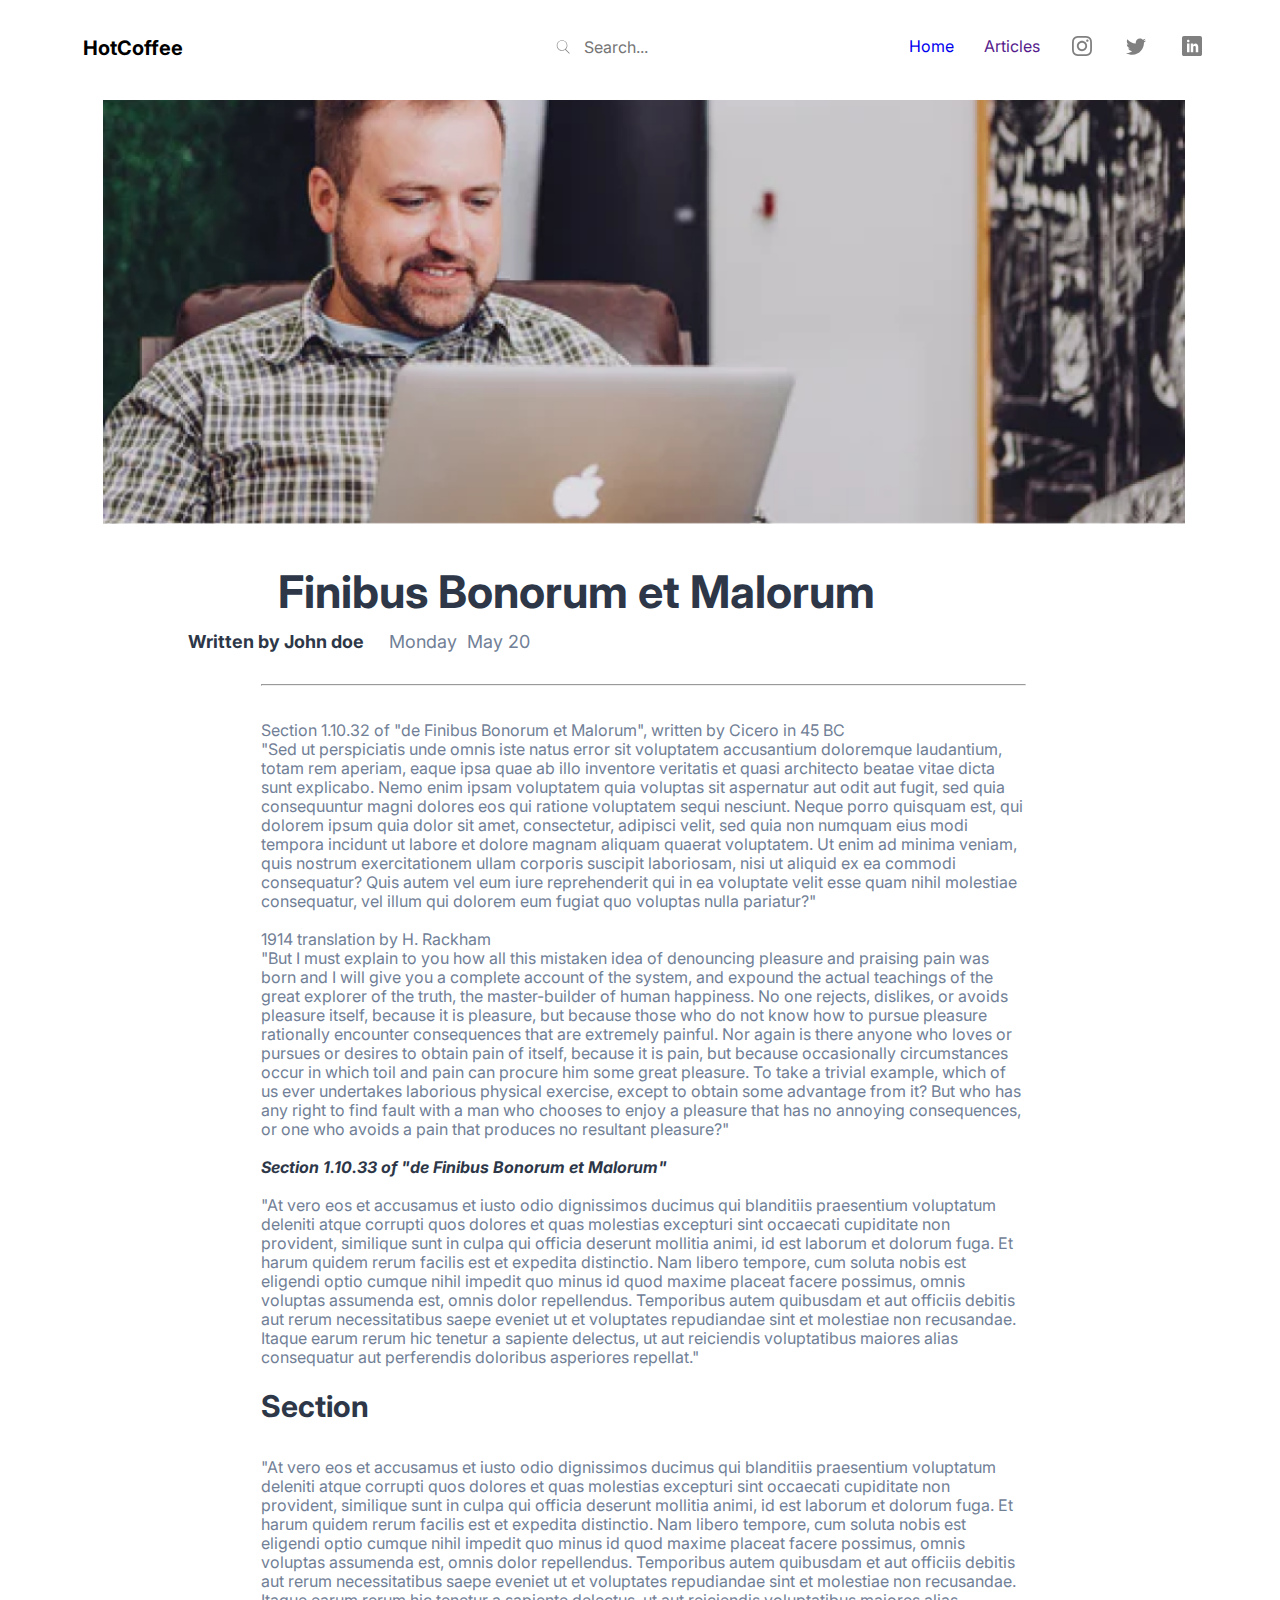
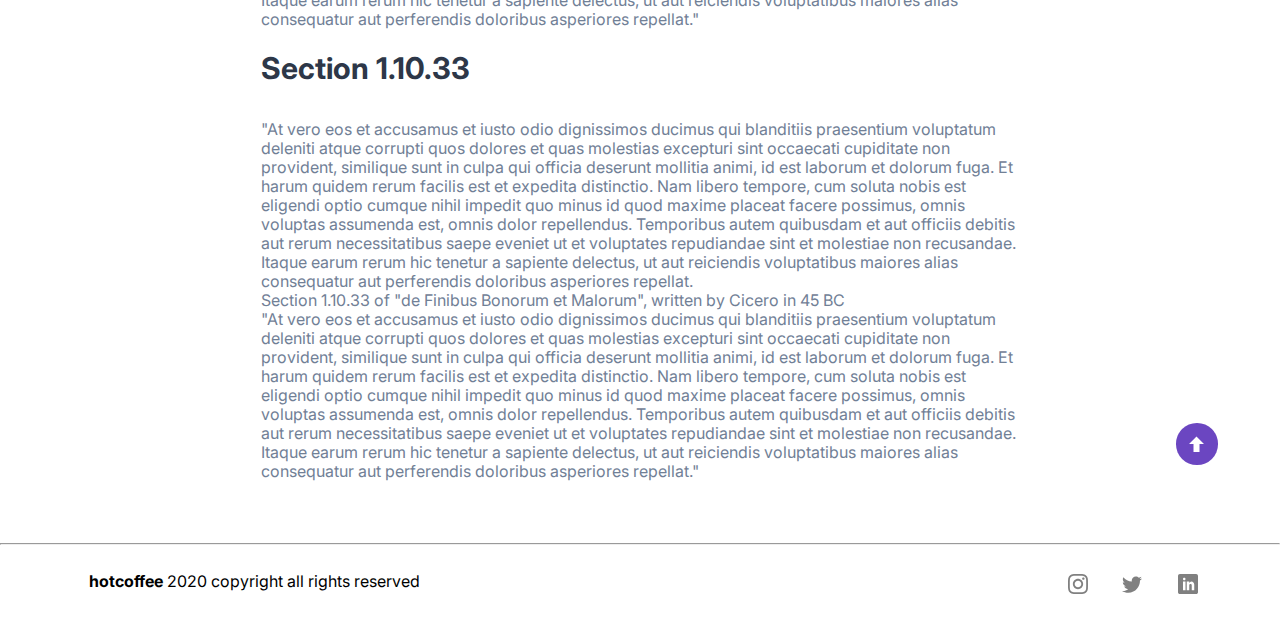
<file: SkillFactory/Frontend PRO/SelfBlog/details.html>
<!DOCTYPE html>
<html>
<head>
	<meta charset="utf-8">
	<meta name="viewport" content="width=device-width, initial-scale=1">
	<link rel="stylesheet" type="text/css" href="css/style.css">
	<link rel="preconnect" href="https://fonts.googleapis.com">
	<link rel="preconnect" href="https://fonts.gstatic.com" crossorigin>
	<link href="https://fonts.googleapis.com/css2?family=Inter:wght@400;700&display=swap" rel="stylesheet">
	<title>MoreInformation</title>
</head>
<body class="details">
	<nav>
		<div class="Title">HotCoffee</div>
		<div class="search">
			<svg class="icon icon-search">
				<use xlink:href="#icon-search"></use>
				<symbol id="icon-search" viewBox="0 0 32 32">
					<path d="M19.427 20.427c-1.39 0.99-3.090 1.573-4.927 1.573-4.694 0-8.5-3.806-8.5-8.5s3.806-8.5 8.5-8.5c4.694 0 8.5 3.806 8.5 8.5 0 2.347-0.951 4.472-2.49 6.010l5.997 5.997c0.275 0.275 0.268 0.716-0.008 0.992-0.278 0.278-0.72 0.28-0.992 0.008l-6.081-6.081zM14.5 21c4.142 0 7.5-3.358 7.5-7.5s-3.358-7.5-7.5-7.5c-4.142 0-7.5 3.358-7.5 7.5s3.358 7.5 7.5 7.5v0z"></path>
				</symbol>
			</svg>
			<input class="search_input" placeholder="Search..." type="text" name="Search">
		</div>
		<div class="navigation">
			<a href="index.html" class="Title_link1">Home</a>
			<a href="" class="Title_link2">Articles</a>
			<a href="" class="icon-instagram">
				<svg class="icon">
					<use xlink:href="#icon-instagram"></use>
					<symbol id="icon-instagram" viewBox="0 0 32 32">
						<path d="M16 2.881c4.275 0 4.781 0.019 6.462 0.094 1.563 0.069 2.406 0.331 2.969 0.55 0.744 0.288 1.281 0.638 1.837 1.194 0.563 0.563 0.906 1.094 1.2 1.838 0.219 0.563 0.481 1.412 0.55 2.969 0.075 1.688 0.094 2.194 0.094 6.463s-0.019 4.781-0.094 6.463c-0.069 1.563-0.331 2.406-0.55 2.969-0.288 0.744-0.637 1.281-1.194 1.837-0.563 0.563-1.094 0.906-1.837 1.2-0.563 0.219-1.413 0.481-2.969 0.55-1.688 0.075-2.194 0.094-6.463 0.094s-4.781-0.019-6.463-0.094c-1.563-0.069-2.406-0.331-2.969-0.55-0.744-0.288-1.281-0.637-1.838-1.194-0.563-0.563-0.906-1.094-1.2-1.837-0.219-0.563-0.481-1.413-0.55-2.969-0.075-1.688-0.094-2.194-0.094-6.463s0.019-4.781 0.094-6.463c0.069-1.563 0.331-2.406 0.55-2.969 0.288-0.744 0.638-1.281 1.194-1.838 0.563-0.563 1.094-0.906 1.838-1.2 0.563-0.219 1.412-0.481 2.969-0.55 1.681-0.075 2.188-0.094 6.463-0.094zM16 0c-4.344 0-4.887 0.019-6.594 0.094-1.7 0.075-2.869 0.35-3.881 0.744-1.056 0.412-1.95 0.956-2.837 1.85-0.894 0.888-1.438 1.781-1.85 2.831-0.394 1.019-0.669 2.181-0.744 3.881-0.075 1.713-0.094 2.256-0.094 6.6s0.019 4.887 0.094 6.594c0.075 1.7 0.35 2.869 0.744 3.881 0.413 1.056 0.956 1.95 1.85 2.837 0.887 0.887 1.781 1.438 2.831 1.844 1.019 0.394 2.181 0.669 3.881 0.744 1.706 0.075 2.25 0.094 6.594 0.094s4.888-0.019 6.594-0.094c1.7-0.075 2.869-0.35 3.881-0.744 1.050-0.406 1.944-0.956 2.831-1.844s1.438-1.781 1.844-2.831c0.394-1.019 0.669-2.181 0.744-3.881 0.075-1.706 0.094-2.25 0.094-6.594s-0.019-4.887-0.094-6.594c-0.075-1.7-0.35-2.869-0.744-3.881-0.394-1.063-0.938-1.956-1.831-2.844-0.887-0.887-1.781-1.438-2.831-1.844-1.019-0.394-2.181-0.669-3.881-0.744-1.712-0.081-2.256-0.1-6.6-0.1v0z"></path>
						<path d="M16 7.781c-4.537 0-8.219 3.681-8.219 8.219s3.681 8.219 8.219 8.219 8.219-3.681 8.219-8.219c0-4.537-3.681-8.219-8.219-8.219zM16 21.331c-2.944 0-5.331-2.387-5.331-5.331s2.387-5.331 5.331-5.331c2.944 0 5.331 2.387 5.331 5.331s-2.387 5.331-5.331 5.331z"></path>
						<path d="M26.462 7.456c0 1.060-0.859 1.919-1.919 1.919s-1.919-0.859-1.919-1.919c0-1.060 0.859-1.919 1.919-1.919s1.919 0.859 1.919 1.919z"></path>
					</symbol>
				</svg>
			</a>
			<a href="" class="icon-twitter">
				<svg class="icon">
					<use xlink:href="#icon-twitter"></use>
					<symbol id="icon-twitter" viewBox="0 0 32 32">
						<path d="M32 7.075c-1.175 0.525-2.444 0.875-3.769 1.031 1.356-0.813 2.394-2.1 2.887-3.631-1.269 0.75-2.675 1.3-4.169 1.594-1.2-1.275-2.906-2.069-4.794-2.069-3.625 0-6.563 2.938-6.563 6.563 0 0.512 0.056 1.012 0.169 1.494-5.456-0.275-10.294-2.888-13.531-6.862-0.563 0.969-0.887 2.1-0.887 3.3 0 2.275 1.156 4.287 2.919 5.463-1.075-0.031-2.087-0.331-2.975-0.819 0 0.025 0 0.056 0 0.081 0 3.181 2.263 5.838 5.269 6.437-0.55 0.15-1.131 0.231-1.731 0.231-0.425 0-0.831-0.044-1.237-0.119 0.838 2.606 3.263 4.506 6.131 4.563-2.25 1.762-5.075 2.813-8.156 2.813-0.531 0-1.050-0.031-1.569-0.094 2.913 1.869 6.362 2.95 10.069 2.95 12.075 0 18.681-10.006 18.681-18.681 0-0.287-0.006-0.569-0.019-0.85 1.281-0.919 2.394-2.075 3.275-3.394z"></path>
					</symbol>
				</svg>
			</a>
			<a href="" class="icon-linkedin">
				<svg class="icon">
					<use xlink:href="#icon-linkedin"></use>
					<symbol id="icon-linkedin" viewBox="0 0 32 32">
						<path d="M29 0h-26c-1.65 0-3 1.35-3 3v26c0 1.65 1.35 3 3 3h26c1.65 0 3-1.35 3-3v-26c0-1.65-1.35-3-3-3zM12 26h-4v-14h4v14zM10 10c-1.106 0-2-0.894-2-2s0.894-2 2-2c1.106 0 2 0.894 2 2s-0.894 2-2 2zM26 26h-4v-8c0-1.106-0.894-2-2-2s-2 0.894-2 2v8h-4v-14h4v2.481c0.825-1.131 2.087-2.481 3.5-2.481 2.488 0 4.5 2.238 4.5 5v9z"></path>
					</symbol>
				</svg>
			</a>
		</div>
	</nav>
	<header>
		<img class="main_foto" src="img/image details.png" alt="foto">
		<p class="heading">Finibus Bonorum et Malorum</p>
		<p class="autor">Written by John doe<span class="date_details">Monday &nbsp;May 20</span></p>
	</header>
	<main>
		<div class="detail_text">
			<hr>
			Section 1.10.32 of "de Finibus Bonorum et Malorum", written by Cicero in 45 BC <br>

			"Sed ut perspiciatis unde omnis iste natus error sit voluptatem accusantium doloremque laudantium, totam rem aperiam, eaque ipsa quae ab illo inventore veritatis et quasi architecto beatae vitae dicta sunt explicabo. Nemo enim ipsam voluptatem quia voluptas sit aspernatur aut odit aut fugit, sed quia consequuntur magni dolores eos qui ratione voluptatem sequi nesciunt. Neque porro quisquam est, qui dolorem ipsum quia dolor sit amet, consectetur, adipisci velit, sed quia non numquam eius modi tempora incidunt ut labore et dolore magnam aliquam quaerat voluptatem. Ut enim ad minima veniam, quis nostrum exercitationem ullam corporis suscipit laboriosam, nisi ut aliquid ex ea commodi consequatur? Quis autem vel eum iure reprehenderit qui in ea voluptate velit esse quam nihil molestiae consequatur, vel illum qui dolorem eum fugiat quo voluptas nulla pariatur?"
			<br><br>
			1914 translation by H. Rackham
			<br>
			"But I must explain to you how all this mistaken idea of denouncing pleasure and praising pain was born and I will give you a complete account of the system, and expound the actual teachings of the great explorer of the truth, the master-builder of human happiness. No one rejects, dislikes, or avoids pleasure itself, because it is pleasure, but because those who do not know how to pursue pleasure rationally encounter consequences that are extremely painful. Nor again is there anyone who loves or pursues or desires to obtain pain of itself, because it is pain, but because occasionally circumstances occur in which toil and pain can procure him some great pleasure. To take a trivial example, which of us ever undertakes laborious physical exercise, except to obtain some advantage from it? But who has any right to find fault with a man who chooses to enjoy a pleasure that has no annoying consequences, or one who avoids a pain that produces no resultant pleasure?"
			<br><br>
			<span class="heading1">Section 1.10.33 of "de Finibus Bonorum et Malorum"</span>
			<br><br>
			"At vero eos et accusamus et iusto odio dignissimos ducimus qui blanditiis praesentium voluptatum deleniti atque corrupti quos dolores et quas molestias excepturi sint occaecati cupiditate non provident, similique sunt in culpa qui officia deserunt mollitia animi, id est laborum et dolorum fuga. Et harum quidem rerum facilis est et expedita distinctio. Nam libero tempore, cum soluta nobis est eligendi optio cumque nihil impedit quo minus id quod maxime placeat facere possimus, omnis voluptas assumenda est, omnis dolor repellendus. Temporibus autem quibusdam et aut officiis debitis aut rerum necessitatibus saepe eveniet ut et voluptates repudiandae sint et molestiae non recusandae. Itaque earum rerum hic tenetur a sapiente delectus, ut aut reiciendis voluptatibus maiores alias consequatur aut perferendis doloribus asperiores repellat."
			<br><br>
			<p class="heading2">Section</p>
			<br>
			"At vero eos et accusamus et iusto odio dignissimos ducimus qui blanditiis praesentium voluptatum deleniti atque corrupti quos dolores et quas molestias excepturi sint occaecati cupiditate non provident, similique sunt in culpa qui officia deserunt mollitia animi, id est laborum et dolorum fuga. Et harum quidem rerum facilis est et expedita distinctio. Nam libero tempore, cum soluta nobis est eligendi optio cumque nihil impedit quo minus id quod maxime placeat facere possimus, omnis voluptas assumenda est, omnis dolor repellendus. Temporibus autem quibusdam et aut officiis debitis aut rerum necessitatibus saepe eveniet ut et voluptates repudiandae sint et molestiae non recusandae. Itaque earum rerum hic tenetur a sapiente delectus, ut aut reiciendis voluptatibus maiores alias consequatur aut perferendis doloribus asperiores repellat."
			<br><br>
			<p class="heading2">Section 1.10.33</p>
			<br>
			"At vero eos et accusamus et iusto odio dignissimos ducimus qui blanditiis praesentium voluptatum deleniti atque corrupti quos dolores et quas molestias excepturi sint occaecati cupiditate non provident, similique sunt in culpa qui officia deserunt mollitia animi, id est laborum et dolorum fuga. Et harum quidem rerum facilis est et expedita distinctio. Nam libero tempore, cum soluta nobis est eligendi optio cumque nihil impedit quo minus id quod maxime placeat facere possimus, omnis voluptas assumenda est, omnis dolor repellendus. Temporibus autem quibusdam et aut officiis debitis aut rerum necessitatibus saepe eveniet ut et voluptates repudiandae sint et molestiae non recusandae. Itaque earum rerum hic tenetur a sapiente delectus, ut aut reiciendis voluptatibus maiores alias consequatur aut perferendis doloribus asperiores repellat.
			<br>
			Section 1.10.33 of "de Finibus Bonorum et Malorum", written by Cicero in 45 BC
			<br>
			"At vero eos et accusamus et iusto odio dignissimos ducimus qui blanditiis praesentium voluptatum deleniti atque corrupti quos dolores et quas molestias excepturi sint occaecati cupiditate non provident, similique sunt in culpa qui officia deserunt mollitia animi, id est laborum et dolorum fuga. Et harum quidem rerum facilis est et expedita distinctio. Nam libero tempore, cum soluta nobis est eligendi optio cumque nihil impedit quo minus id quod maxime placeat facere possimus, omnis voluptas assumenda est, omnis dolor repellendus. Temporibus autem quibusdam et aut officiis debitis aut rerum necessitatibus saepe eveniet ut et voluptates repudiandae sint et molestiae non recusandae. Itaque earum rerum hic tenetur a sapiente delectus, ut aut reiciendis voluptatibus maiores alias consequatur aut perferendis doloribus asperiores repellat."
		</div>
		<button class="upper">
			<svg class="icon-arrow-up">
				<use xlink:href="#icon-arrow-up"></use>
				<symbol id="icon-arrow-up" viewBox="0 0 32 32">
					<path d="M16 1l-15 15h9v16h12v-16h9z"></path>
				</symbol>
			</svg>
		</button>
	</main>
	<footer>
		<hr>
		<div class="footer">
			<span class="End_Title"><strong>hotcoffee</strong> 2020 copyright all rights reserved</span>
		<div class="footer_icon">
			<a href="" class="icon-instagram">
				<svg class="icon">
					<use xlink:href="#icon-instagram"></use>
					<symbol id="icon-instagram" viewBox="0 0 32 32">
						<path d="M16 2.881c4.275 0 4.781 0.019 6.462 0.094 1.563 0.069 2.406 0.331 2.969 0.55 0.744 0.288 1.281 0.638 1.837 1.194 0.563 0.563 0.906 1.094 1.2 1.838 0.219 0.563 0.481 1.412 0.55 2.969 0.075 1.688 0.094 2.194 0.094 6.463s-0.019 4.781-0.094 6.463c-0.069 1.563-0.331 2.406-0.55 2.969-0.288 0.744-0.637 1.281-1.194 1.837-0.563 0.563-1.094 0.906-1.837 1.2-0.563 0.219-1.413 0.481-2.969 0.55-1.688 0.075-2.194 0.094-6.463 0.094s-4.781-0.019-6.463-0.094c-1.563-0.069-2.406-0.331-2.969-0.55-0.744-0.288-1.281-0.637-1.838-1.194-0.563-0.563-0.906-1.094-1.2-1.837-0.219-0.563-0.481-1.413-0.55-2.969-0.075-1.688-0.094-2.194-0.094-6.463s0.019-4.781 0.094-6.463c0.069-1.563 0.331-2.406 0.55-2.969 0.288-0.744 0.638-1.281 1.194-1.838 0.563-0.563 1.094-0.906 1.838-1.2 0.563-0.219 1.412-0.481 2.969-0.55 1.681-0.075 2.188-0.094 6.463-0.094zM16 0c-4.344 0-4.887 0.019-6.594 0.094-1.7 0.075-2.869 0.35-3.881 0.744-1.056 0.412-1.95 0.956-2.837 1.85-0.894 0.888-1.438 1.781-1.85 2.831-0.394 1.019-0.669 2.181-0.744 3.881-0.075 1.713-0.094 2.256-0.094 6.6s0.019 4.887 0.094 6.594c0.075 1.7 0.35 2.869 0.744 3.881 0.413 1.056 0.956 1.95 1.85 2.837 0.887 0.887 1.781 1.438 2.831 1.844 1.019 0.394 2.181 0.669 3.881 0.744 1.706 0.075 2.25 0.094 6.594 0.094s4.888-0.019 6.594-0.094c1.7-0.075 2.869-0.35 3.881-0.744 1.050-0.406 1.944-0.956 2.831-1.844s1.438-1.781 1.844-2.831c0.394-1.019 0.669-2.181 0.744-3.881 0.075-1.706 0.094-2.25 0.094-6.594s-0.019-4.887-0.094-6.594c-0.075-1.7-0.35-2.869-0.744-3.881-0.394-1.063-0.938-1.956-1.831-2.844-0.887-0.887-1.781-1.438-2.831-1.844-1.019-0.394-2.181-0.669-3.881-0.744-1.712-0.081-2.256-0.1-6.6-0.1v0z"></path>
						<path d="M16 7.781c-4.537 0-8.219 3.681-8.219 8.219s3.681 8.219 8.219 8.219 8.219-3.681 8.219-8.219c0-4.537-3.681-8.219-8.219-8.219zM16 21.331c-2.944 0-5.331-2.387-5.331-5.331s2.387-5.331 5.331-5.331c2.944 0 5.331 2.387 5.331 5.331s-2.387 5.331-5.331 5.331z"></path>
						<path d="M26.462 7.456c0 1.060-0.859 1.919-1.919 1.919s-1.919-0.859-1.919-1.919c0-1.060 0.859-1.919 1.919-1.919s1.919 0.859 1.919 1.919z"></path>
					</symbol>
				</svg>
			</a>
			<a href="" class="icon-twitter">
				<svg class="icon">
					<use xlink:href="#icon-twitter"></use>
					<symbol id="icon-twitter" viewBox="0 0 32 32">
						<path d="M32 7.075c-1.175 0.525-2.444 0.875-3.769 1.031 1.356-0.813 2.394-2.1 2.887-3.631-1.269 0.75-2.675 1.3-4.169 1.594-1.2-1.275-2.906-2.069-4.794-2.069-3.625 0-6.563 2.938-6.563 6.563 0 0.512 0.056 1.012 0.169 1.494-5.456-0.275-10.294-2.888-13.531-6.862-0.563 0.969-0.887 2.1-0.887 3.3 0 2.275 1.156 4.287 2.919 5.463-1.075-0.031-2.087-0.331-2.975-0.819 0 0.025 0 0.056 0 0.081 0 3.181 2.263 5.838 5.269 6.437-0.55 0.15-1.131 0.231-1.731 0.231-0.425 0-0.831-0.044-1.237-0.119 0.838 2.606 3.263 4.506 6.131 4.563-2.25 1.762-5.075 2.813-8.156 2.813-0.531 0-1.050-0.031-1.569-0.094 2.913 1.869 6.362 2.95 10.069 2.95 12.075 0 18.681-10.006 18.681-18.681 0-0.287-0.006-0.569-0.019-0.85 1.281-0.919 2.394-2.075 3.275-3.394z"></path>
					</symbol>
				</svg>
			</a>
			<a href="" class="icon-linkedin">
				<svg class="icon">
					<use xlink:href="#icon-linkedin"></use>
					<symbol id="icon-linkedin" viewBox="0 0 32 32">
						<path d="M29 0h-26c-1.65 0-3 1.35-3 3v26c0 1.65 1.35 3 3 3h26c1.65 0 3-1.35 3-3v-26c0-1.65-1.35-3-3-3zM12 26h-4v-14h4v14zM10 10c-1.106 0-2-0.894-2-2s0.894-2 2-2c1.106 0 2 0.894 2 2s-0.894 2-2 2zM26 26h-4v-8c0-1.106-0.894-2-2-2s-2 0.894-2 2v8h-4v-14h4v2.481c0.825-1.131 2.087-2.481 3.5-2.481 2.488 0 4.5 2.238 4.5 5v9z"></path>
					</symbol>
				</svg>
			</a>
		</div>
		</div>
	</footer>
</body>
</html>
</file>
<file: SkillFactory/Frontend PRO/First_Project/css/style.css>
html {
	background-color: rgba(13, 240, 252, 0.2);
	scroll-behavior: smooth;
}

body {
	margin: 0px;
}

.name {
	color: blue;
	background-color: lightgrey;
	border: 3px dashed;
	border-radius: 10px;
	border-color: black;
	text-align: center;
	margin: 10px;
	padding: 0px;
	width: 100%;
	transition: all 1s ease-in-out;
}

.name:hover {
	color: darkcyan;
	padding: 20px;
	transition: all 1s ease-in-out;
}

.foto {
	margin: 10px;
	border: blue solid 10px;
	border-radius: 10px;
}

nav {
	margin: 10px;
	background-color: rgba(94, 77, 255, 0.3);
	padding: 10px;
	display: flex;
	justify-content: space-around;
	flex-direction: row;
	border: 1px solid black;
	border-radius: 5px;
	margin-bottom: 20px;
	transition: 1s ease-in-out;


}

nav:hover {
	background-color: rgba(132, 119, 255, 1);
	transition: 1s ease-in-out;
}

nav a {
	padding: 10px;
	transition: all 0.5s ease-in-out;
	border: black solid 1px;
	border-radius: 5px;
}

nav a:hover {
	padding: 20px;
	background-color: green;
	transition: all 0.5s ease-in-out;
}

header {
	display: flex;
	flex-wrap: wrap;
	justify-content: space-around;
}


.box {
	 height: 100px; 
	 position: sticky; 
	 top: 0px;
}

@media screen and (max-width: 700px) {
	nav {
		flex-direction: column;
		width: 25%;
		position: fixed;
		height: 80%;
	}
	.box {
		position: fixed;
		top: 0px;
	}
	header, main{
		margin-left: 32%;
	}

	nav a {
		flex-basis: 20px;
	}
}

@media screen and (max-width: 700px) and (max-height:300px) {
	nav {
		display: none;

	}
	header, main{
		margin-left: 0px;
	}

}


main div {
	margin: 10px;
	padding: 5px;
	border: black solid 1px;
	border-radius: 5px;
}


footer {
	padding: 3px 10px 10px;
	background-color: lightgreen;
	text-align: center;
}
</file>
<file: SkillFactory/Frontend PRO/SelfBlog/css/style.css>
body {
  margin: 0px;
  position: relative;
}

.card > p {
  margin: 0px;
}

nav {
  display: flex;
  width: 100%;
  height: 85px;
  flex-direction: row;
  justify-content: space-between;
}

.index > header {
  min-height: 467px;
  max-width: 1152px;
  display: flex;
  flex-wrap: wrap;
  align-items: center;
  justify-content: space-around;
}

.index > main {
  display: flex;
  flex-wrap: wrap;
  justify-content: center;
  padding: 39px 0px 0px;
  position: relative;
}

.details > header {
  padding: 0px 66px;
  display: flex;
  align-items: center;
  flex-direction: column;
}

.details > main {
  position: relative;
  display: flex;
  align-items: center;
  flex-direction: column;
}

footer {
  margin-top: 111px;
  height: 79px;
}

.details > footer {
  margin-top: 62px;
}

.footer {
  margin-top: 27px;
  position: relative;
  bottom: 0px;
  display: flex;
  justify-content: space-between;
}

/*navigation*/

.Title {
  position: relative;
  width: 102px;
  height: 24px;
  left: 83px;
  top: 36px;

  font-family: 'Inter';
  font-style: normal;
  font-weight: 700;
  font-size: 20px;
  line-height: 24px;
}

.navigation {
  position: relative;
  width: 298px;
  height: 24px;
  right: 77px;
  top: 34px;
  justify-content: flex-end;
}

.icon-search {
  cursor: pointer;
  position: relative;
  top: 4px;
  right: 5px;
}

.search_input {
  width: 100px;
  margin-right: 80px;
  border: 0px;

  font-family: 'Inter';
  font-style: normal;
  font-weight: 400;
  font-size: 16px;
  line-height: 19px;
  color: #718096;
}

.search {
  position: relative;
  top: 31px;
  left: 120px;
}

.Title_link1 {
  position: absolute;
  left: 4px;
  top: 12.5%;
  bottom: 8.33%;

  font-family: 'Inter';
  font-style: normal;
  font-weight: 400;
  font-size: 16px;
  line-height: 19px;
  text-decoration: none;
}

.Title_link2 {
  position: absolute;
  left: 79px;
  top: 12.5%;
  bottom: 8.33%;

  font-family: 'Inter';
  font-style: normal;
  font-weight: 400;
  font-size: 16px;
  line-height: 19px;
  text-decoration: none;
}

.icon {
  margin-top: 2px;
  width: 20px;
  height: 20px;
  stroke-width: 0;
  stroke: currentColor;
  fill: grey;
}

.icon-instagram {
  position: absolute;
  right: 111px;
}
.icon-twitter {
  position: absolute;
  right: 57px;
}

.icon-linkedin {
  position: absolute;
  right: 1px;
}


.icon:hover {
  fill: black;
}

/*main*/

.main_text_coffe {
  font-family: 'Inter';
  font-style: normal;
  font-weight: 700;
  font-size: 60px;
  line-height: 73px;
  margin: 0px;
}

.main_text_quest {
  font-family: 'Inter';
  font-style: normal;
  font-weight: 400;
  font-size: 30px;
  line-height: 36px;
  margin: 0px;

  position: relative;
  top: 18px;

  color: #4A5568;
}

.coffee_cup {
  position: absolute;
  left: 193px;
  top: 61px;
}

@media screen and (min-width: 1796px) {

  .coffee_cup {
    left: 313px;
  }
}

.main_text {
  min-width: 305px;
  width: 31vw;
  position: relative;
  left: 52px;
  bottom: 12px;
  margin: 30px 0px;
}

/*main*/

.card {
  position: relative;
  margin: 41px 7px 0px 25px;
  border: 1px solid black;
  width: 300px;
  height: 382px;

  box-shadow: 0px 4px 4px rgba(192, 189, 189, 0.25);
  border-radius: 5px;
}

.card > a {
  text-decoration: none;
}

.main_word {
  position: absolute;
  left: 5.33%;
  right: 13%;
  top: 51.57%;
  bottom: 42.15%;

  font-family: 'Inter';
  font-style: normal;
  font-weight: 700;
  font-size: 20px;
  line-height: 24px;

  color: #2D3748;
}

.card_text {
  position: absolute;
  left: 5.67%;
  right: 8.33%;
  top: 61.78%;
  bottom: 15.97%;

  font-family: 'Inter';
  font-style: normal;
  font-weight: 400;
  font-size: 14px;
  line-height: 17px;

  color: #718096;
}

.date {
  position: absolute;
  left: 5.33%;
  right: 64%;
  top: 89.79%;
  bottom: 6.28%;

  font-family: 'Inter';
  font-style: normal;
  font-weight: 400;
  font-size: 12px;
  line-height: 15px;

  color: #718096;
}

.more_link {
  position: absolute;
  left: 71%;
  right: 8%;
  top: 89.79%;
  bottom: 6.28%;

  font-family: 'Inter';
  font-style: normal;
  font-weight: 700;
  font-size: 12px;
  line-height: 15px;

  color: #2D3748;
}

.first_card {
  margin: 0px 0px 0px 15px;
  width: 966px;
  height: 243px;

  border: 1px solid #E2E2E2;
  box-shadow: 0px 5px 4px rgba(221, 221, 221, 0.25);
  border-radius: 5px;
}

.first_foto {
  position: absolute;
  right: 0px;
}

.first_card > .main_word {
  position: absolute;
  left: 5.62%;
  right: 68.89%;
  top: 16.87%;
  bottom: 68.31%;

  font-family: 'Inter';
  font-style: normal;
  font-weight: 700;
  font-size: 30px;
  line-height: 36px;

  color: #2D3748;
}

.first_card > .card_text {
  position: absolute;
  left: 5.41%;
  right: 52.86%;
  top: 42.8%;
  bottom: 36.21%;
}

.first_card > .date {
  position: absolute;
  left: 5.62%;
  right: 84.81%;
  top: 76.13%;
  bottom: 17.7%;
}

.first_card > .more_link {
  position: absolute;
  left: 40.58%;
  right: 52.86%;
  top: 76.13%;
  bottom: 17.7%;
}

.fith_card {
  margin-top: 39px;
  position: relative;
  width: 965px;
  height: 500px;
  background: #F7FAFC;
}

.last_foto {
  position: absolute;
  right: 0px;
}

.fith_card > .main_word {
  position: absolute;
  left: 6.53%;
  right: 61.55%;
  top: 19.6%;
  bottom: 61.2%;

  font-family: 'Inter';
  font-style: normal;
  font-weight: 700;
  font-size: 40px;
  line-height: 48px;

  color: #000000;
}

.fith_card > .card_text {
  position: absolute;
  left: 6.53%;
  right: 61.24%;
  top: 43.6%;
  bottom: 33.6%;

  font-family: 'Inter';
  font-style: normal;
  font-weight: 400;
  font-size: 16px;
  line-height: 19px;

  color: #718096;
}

.fith_card > .date {
  position: absolute;
  left: 6.53%;
  right: 87.56%;
  top: 72.6%;
  bottom: 23.6%;

  font-family: 'Inter';
  font-style: normal;
  font-weight: 400;
  font-size: 16px;
  line-height: 19px;

  color: #4A5568;
}

.fith_card > .more_link {
  position: absolute;
  left: 30.16%;
  right: 61.14%;
  top: 72.6%;
  bottom: 23.6%;

  font-family: 'Inter';
  font-style: normal;
  font-weight: 700;
  font-size: 16px;
  line-height: 19px;
}

@media screen and ((max-width: 1018px) or (min-width: 1333px)) {

  .first_foto > img, .last_foto > img {
    width: 300px;
    height: 179px;
  }

  .first_card, .fith_card {
    position: relative;
    margin: 38px 7px 0px 25px;
    border: 1px solid black;
    min-width: 300px;
    width: 300px;
    height: 382px;

    box-shadow: 0px 4px 4px rgba(192, 189, 189, 0.25);
    border-radius: 5px;

    background: #FFF;
  }

  .first_card > .main_word, .fith_card > .main_word {
    position: absolute;
    left: 5.33%;
    right: 13%;
    top: 51.57%;
    bottom: 42.15%;

    font-family: 'Inter';
    font-style: normal;
    font-weight: 700;
    font-size: 20px;
    line-height: 24px;

    color: #2D3748;
  }

  .first_card > .card_text, .fith_card > .card_text {
    position: absolute;
    left: 5.67%;
    right: 8.33%;
    top: 61.78%;
    bottom: 15.97%;

    font-family: 'Inter';
    font-style: normal;
    font-weight: 400;
    font-size: 14px;
    line-height: 17px;

    color: #718096;
  }

  .first_card > .date, .fith_card > .date {
    position: absolute;
    left: 5.33%;
    right: 64%;
    top: 89.79%;
    bottom: 6.28%;

    font-family: 'Inter';
    font-style: normal;
    font-weight: 400;
    font-size: 12px;
    line-height: 15px;

    color: #718096;
  }

  .first_card > .more_link, .fith_card > .more_link {
    position: absolute;
    left: 71%;
    right: 8%;
    top: 89.79%;
    bottom: 6.28%;

    font-family: 'Inter';
    font-style: normal;
    font-weight: 700;
    font-size: 12px;
    line-height: 15px;

    color: #2D3748;
  }
}

.see_more {
  padding-right: 22px;
  position: absolute;
  right: 75px;
  bottom: -69px;
  width: 122px;
  height: 37px;
  transition: 0.6s;
  border: 0px;

  background: #6B46C1;
  border-radius: 5px;

  font-family: 'Inter';
  font-style: normal;
  font-weight: 700;
  font-size: 16px;
  line-height: 19px;

  color: #FFFFFF;

  cursor: pointer;
}

.see_more:hover {
  transition: 0.6s;
  background: #2B47FC;
  color: white;
}

.see_more:active {
  transition: 0.1s;
  background: blue;
  color: white;
}

.see_more > span {
  position: relative;
  right: 6px;
}

.icon-arrow-circle-down {
  position: absolute;
  width: 20px;
  height: 20px;
  fill: white;
}


.footer_icon {
  position: relative;
  width: 298px;
  height: 24px;
  right: 81px;
}

.End_Title {
  position: relative;
  left: 89px;
  font-family: 'Inter';
  font-style: normal;
  font-weight: 400;
  font-size: 16px;
  line-height: 19px;
}

@media screen and (max-width: 850px) {
  .Title {
    display: none;
  }

  .search {
    left: 30px;
  }

  .navigation {
    right: 30px;
  }

  .End_Title {
    left: 20px;
  }
}

/*Page details*/

.main_foto {
  width: 84.5vw;
  position: relative;
  top: 15px;
  left: 4px;
}

.heading {
  font-family: 'Inter';
  font-style: normal;
  font-weight: 700;
  font-size: 45px;
  line-height: 54px;

  color: #2D3748;
  margin: 56px 0px 0px;
  position: relative;
  right: 64px;
}

.autor {
  font-family: 'Inter';
  font-style: normal;
  font-weight: 700;
  font-size: 18px;
  line-height: 22px;

  color: #2D3748;
  margin: 12px 0px 0px 122px;
  align-self: self-start;
}

.date_details {
  font-weight: 400;
  color: #718096;

  position: relative;
  left: 25px;
}

.detail_text > hr {
  margin: 31px 0px 35px;
}

.detail_text {
  margin: 0px 12px 0px 18px;

  max-width: 765px;

  font-family: 'Inter';
  font-style: normal;
  font-weight: 400;
  font-size: 16px;
  line-height: 19px;

  color: #718096;
}

.heading1 {
  font-family: Inter;
  font-size: 16px;
  font-style: italic;
  font-weight: 700;
  line-height: 19px;
  letter-spacing: 0em;
  text-align: left;

  color: #2D3748;
}

.heading2 {
  font-family: Inter;
  font-size: 30px;
  font-weight: 700;
  line-height: 36px;
  letter-spacing: 0em;
  text-align: left;

  color: #2D3748;

  margin: 2px 0px 15px;
}

.icon-arrow-up {
  position: relative;
  left: 3px;
  top: 2px;

  color: white;
  width: 23px;
  height: 16px;
  stroke-width: 0;
}

.upper {
  padding-right: 22px;
  position: absolute;
  height: 41.6px;
  width: 41.6px;
  right: 62px;
  bottom: 16px;
  border-radius: 50%;
  transition: 0.6s;
  border: 0px;

  background: #6B46C1;

  cursor: pointer;

  fill: white;
}

.upper:hover {
  transition: 0.6s;
  background: #2B47FC;
}

.upper:active {
  transition: 0.1s;
  background: blue;
}

@media screen and (max-width: 940px) {
  .upper {
    bottom: -40px;
  }
}

@media screen and (max-width: 480px) {
  .search, .Title_link1, .Title_link2, .End_Title, .heading, .autor {
    display: none;
  }
}
</file>
<file: SkillFactory/Frontend PRO/Slider/css/style.css>
* {
	box-sizing: border-box;
}

body, html, p, button {
	margin: 0px;
	padding: 0px;
}

.text_style_nun {
	font-family: 'Nunito Sans', sans-serif;
	font-style: normal;
	font-weight: 400;
}

.text_style_yes {
	font-family: 'Yeseva One', cursive;
	font-style: normal;
	font-weight: 400;
}

.text_color_w {
	color: #FFFFFF;
}

.text_color_y {
	color: #E3B873;
}

main {
	background: black;
	min-width: 1345px;
}

.container {
	margin: 0px auto;
	max-width: 1440px;
	height: 783px;
	display: flex;
	padding: 100px ;
	justify-content: space-around;
}

.information {
	padding: 73px 0px 0px 8px;
	width: 445px;
	display: flex;
	flex-wrap: wrap;
}

.block1 {
	display: flex;
	align-items: flex-end;
}

.information__heading {
	width: 161px;
	height: 66px;
	font-size: 27px;
	line-height: 37px;
	letter-spacing: -0.07em;
	text-transform: uppercase;
}

.svg__line {
	padding-bottom: 6px;
}

.information__paragraph {
	margin: 33px 0px 49px;
	font-size: 14px;
	line-height: 27px;
}

.information__smallheading {
	font-size: 18px;
	line-height: 25px;
	text-transform: uppercase;
}

.main_info {
	height: 90px;
	width: 190px;
}

.block3, .block4 {
	height: 106px;
}

.block5, .block6 {
	height: 124px;
}

.blockinfo {
	margin-top: 7px;
	width: 92px;
	font-size: 13px;
	line-height: 21px;
	transition: 0.4s ease-in-out;
}

.buttons {
	height: 50px;
	width: 100%;
	padding-top: 11px;
}

.slider {
	width: 690px;
}

.button {
	cursor: pointer;
	background: black;
	border: 0px;
	transition: 0.2s ease-in-out;
}

.button:hover {
	scale: 1.3;
}

.button:active {
	transition: 0.03s ease-in-out;
	scale: 0.8;
}

.next {
	padding-top: 2px;
	margin-left: 20px;
} 

.prev {
	padding-top: 2px;
	margin-right: 20px;
}

.point1, .point2, .point3 {
	margin: 0px 6px;
}

.links {
	display: flex;
	margin: 7px 2px;
	justify-content: space-between;
	padding-right: 63px;
}

.link_text {
	cursor: pointer;
	padding-bottom: 4px;
	color: rgba(255, 255, 255, 0.3);
	font-size: 14px;
	line-height: 19px;
	text-transform: uppercase;
	transition: 0.3s ease-in-out;
}

.link_text:first-child {
	color: #E3B873;
	border-bottom: 1px solid #E3B873;
}

.link_text:hover {
	scale: 1.2;
}

.photos {
	margin-left: 2px;
    margin-top: 45px;
    width: 679px;
	height: 482px;
	overflow: hidden;
}

.svg2, .svg3 {
	opacity: 0.3;
}


.img {
	transition: 0.5s ease-in-out;
}
</file>
<file: SkillFactory/Frontend PRO/Website of the design studio/css/style.css>
body {
	margin: 0;
}

button, .checkbox__lable {
	cursor: pointer;
}

/*header*/

.header {
	background-color: black;
}

.header__container {
	display: flex;
	flex-direction: row;
	justify-content: space-between;
	align-items: center;
	max-width: 1256px;
	height: 83px;
	margin: 0 auto;
}


.header__maintext {
	position: relative;
	margin: 5px 0px 0px 1px;
}

.header__text {
	text-transform: uppercase;
	font-size: 11px;
	line-height: 15px;
}

.text_style_nun {
	font-family: 'Nunito Sans', sans-serif;
	font-style: normal;
	font-weight: 400;
}

.text_style_yes {
	font-family: 'Yeseva One', cursive;
	font-style: normal;
	font-weight: 400;
}

.text_color_w {
	color: #FFFFFF;
}

.text_color_y {
	color: #E3B873;
}

.text_color_w_blur {
	color: rgba(255, 255, 255, 0.3);
}

.text_color_w_half {
	color: rgba(255, 255, 255, 0.5);
}

.text_color_black36 {
	color: #363636;
}

.text_color_black18 {
	color: #181818;
}

.text_color_g {
	color: #959595;
}

.text_color_g_half {
	color: rgba(54, 54, 54, 0.5);
}


.nav {

}

.nav_text > li {
	list-style-type: none;
}

.nav_text {
	padding: 0px;
	gap: 50px;
	margin: 5px 0px 0px 79px;
	display: flex;
	justify-content: space-between;
}

.link_name_projects {
	margin-left: 5px;
}

.link_name_reviews {
	margin-left: 1px;

}

.link_name_team {
	margin-left: 9px;
}

.link {
	text-decoration: none;
}

.tel {
	margin-left: 60px;
}

.header__button-wrapper {
	margin-top: 3px;
}

.button__text {
	text-transform: uppercase;
	text-align: center;
}

.header__button {
	font-style: italic;
	height: 37px;
	width: 161px;
}

.button {
	background: #E3B873;
	box-shadow: 0px 5px 15px rgba(227, 184, 115, 0.2);
	border: 0px;
	border-radius: 2px;
	transition: 0.4s ease-in-out;
}

.button:hover {
	transition: 0.4s ease-in-out;
	background: orange;
	box-shadow: 0px 0px 30px rgba(227, 184, 115, 1);
}

.button:active {
	background: #5E3400;
	transition: 0.1s ease-in-out;
}

/*main*/

.first-main-wrapper {
	height: 707px;
	background-image: url("../img/photo_1-Home.png");
	background-repeat: no-repeat;
	background-size: cover;
	
}

.main_backgroundcolor {
	background-color: rgba(0, 0, 0, 0.7);
	width: 100%;
	height: 100%;
}

.main__container {
	margin: 0px auto;
}

.main__container-first {
	width: 676.11px;
	height: 305px;
	padding: 192px 498px 0px 0px;
}

.main__button {
	height: 51px;
	width: 208px;
}

.main__maintext {
	margin: 0px;
	font-size: 40px;
	line-height: 53px;
	text-transform: uppercase;
}

.main__addtext {
	font-size: 22px;
	line-height: 36px;
	margin: 17px 0px 24px;
}

.main__button__first {
	margin-right: 15px;
}

.main__button__text {
	font-style: italic;
	font-size: 11px;
	line-height: 15px;
}

.main__button_invise {
	background: rgba(0, 0, 0, 0);
	border: 1px solid #FFFFFF;
	border-radius: 2px;
}

.second-main-wrapper {
	background: #131313;
}

.main__container-second {
	width: 1171px;
	height: 552.28px;
	padding: 107px 0px 414.72px;
	display: flex;
	flex-direction: row;
}

.main__information {
	width: 492px;

	display: flex;
	flex-direction: row;
	flex-wrap: wrap;
}

.main__images {
	width: 679px;
}

.main__information__maintext {
	font-size: 27px;
	line-height: 37px;
	letter-spacing: -0.07em;
	text-transform: uppercase;

	margin: 67px 0px 0px;
}

.main__information__addtext {
	font-size: 14px;
	line-height: 27px;

	margin: 24px 0px 0px;
}

.main__information__box {
	width: 37%;
	height: 101px;

	padding-top: 13px;
}

.main__information__box1 {
	width: 100%;
	height: 282px;

	padding: 0px;
}

.main__information__box6 {
	width: 100%;
	height: 20px;

	margin-top: 26px;
	padding: 0px;
	align-items: center;
    display: flex;

    gap: 19px;

}

.main__information__box4, .main__information__box5 {
	padding: 6px 0px;
}

.main__information__box3, .main__information__box5 {
	padding-left: 7px;
}

.box__heading {
	font-size: 18px;
	line-height: 25px;
	text-transform: uppercase;

	margin: 0px;
}

.box__add {
	font-size: 13px;
	line-height: 21px;

	margin-top: 7px;
}

.svg__button {
	padding: 0px;
	background: rgba(0, 0, 0, 0);
	border: 0px;
	transition: 0.3s;

	align-items: center;
    display: flex;
}

.svg__button:hover {
	scale: 1.3;
	transition: 0.3s;
}

.svg__button:active {
	animation: svg__button_tap 0.2s;
}

.svg__point {
}

@keyframes svg__button_tap {
	from {
		scale: 1.3;
	}

	50% {
		scale:1.1;
	}

	to {
		scale: 1.3;
	}
}

.main__images__menu {
	text-transform: uppercase;
	font-size: 14px;
	line-height: 19px;

	display: flex;
	justify-content: flex-start;
	gap: 60px;
}

.main__line {
	margin: 3px 0px;
}

.main__images__menu > li {
	list-style-type: none;
}

.main__images__menu__elem, .main__images__menu {
	margin: 0px;
	padding: 0px;
}

.main__images_img {
	margin-top: 42px;
}

.third__main__wrapper {
	margin-top: -326px;
}

.main__heading__text_text {
	font-size: 20px;
	line-height: 28px;
	text-align: center;
	text-transform: uppercase;

	margin: 0px;
}

.main__container-third-fourth {
	display: flex;
    flex-direction: column;
    align-items: center;
}

.main__heading_logo {
	position: relative;
	align-items: center;
    display: flex;
    justify-content: center;
    margin-top: 12px;
    gap: 9px;
}

.main__video {
	width: 817px;
	height: 434px;
	background-image: url("../img/image 6.png");
	margin: 32px 0px 61px;
}

.main__video_background {
	background: rgba(0, 0, 0, 0.8);
	width: 100%;
    height: 287px;
    padding-top: 147px;
}

.svg__button-start {
	margin: 0px 335px;
}

.third__main__text {
	width: 681px;
	margin-top: 10px;
}

.third__main__text_text {
	font-size: 18px;
	line-height: 37px;
	text-align: center;
}

.main__input {
	padding: 0px 61px 7px 0px;
	border: 0;
	border-bottom: 1px solid rgba(54, 54, 54, 0.3);
	outline: 0;
}

.main__input::placeholder {
	font-family: 'Nunito Sans';
	font-style: normal;
	font-weight: 400;
	font-size: 14px;
	line-height: 23px;

	color: #363636;
}

.main__input__text {
	font-size: 13px;
	line-height: 21px;
	margin: 0px;
}

.third__main__input-section {
	margin-top: 62px;
	display: flex;
    width: 769px;
    justify-content: flex-start;
    flex-wrap: wrap;
    row-gap: 33px;
    column-gap: 50px;
}

.input-section2 {
	margin-left: 8px;
}

.input-section3 {
	margin: 0px auto;
}

.third__main__button {
	height: 51px;
	width: 200px;
}

.third__main__button__text {
	margin: 6px 0px 0px;
}

.fourth__main__wrapper {
	margin-top: 140px;
}

.style_checkbox {
  display: inline-flex;
  width: 18px;
  height: 18px;
  background: #E3B873;
  color: #fff;
  justify-content: center;

  margin-right: 5px;
}

.style_checkbox::before{
  content:"\2714";
  opacity: 0;
  transition: .2s;
}

.third-input {
	display: none;
}

.third-input:checked + .style_checkbox::before {
	opacity: 1;
} 

.checkbox__text {
	font-size: 14px;
	line-height: 23px;

	margin-right: 5px;
}

.main__fourth__list {

	margin: 32px 0px;
	padding-right: 3px;
    display: flex;
    justify-content: space-around;
    width: 87.5%;
    flex-wrap: wrap;

    max-width: 1264px;
}

.list__element__ul {
	position: relative;
	box-sizing: border-box;
	width: 330px;
	background: #FFFFFF;
	box-shadow: 10px 10px 20px rgba(0, 0, 0, 0.03);
	margin: -131px auto 0px;
    padding: 23px 33px;
}

.list__element__ul-heading {
	margin: 0px;
	font-size: 18px;
	line-height: 25px;
}

.list__element__ul-li {
	margin: 0px;
	padding: 7px 0px;
	font-size: 13px;
	line-height: 27px;
}

.list__element__ul-li > li {
	list-style-type: none;
}

.list__element__ul-li > li::before {
	content: "• ";
}

.list__element__react {
	position: relative;
    margin: -15px 30px 0px;
	height: 54px;
	width: 228px;
	background: #E3B873;
	box-shadow: 5px 5px 10px rgba(227, 184, 115, 0.3);
}

.react__text {
	margin: 0px;
	padding: 16px 0px 0px 22px;
	text-transform: uppercase;
	font-size: 18px;
	line-height: 25px;
}

.main__container-fith {
	width: 1440px;
	margin-top: 93px;
	display: flex;
	flex-wrap: wrap;
	justify-content: flex-end;
}

.main__fith__photo {
	box-sizing: border-box;
	background-image: url("../img/image 6.1.png");
	display: flex;
	flex-direction: column;
	justify-content: space-between;
    height: 645px;
    padding: 99px 49px 23px 225px;
}

.svg__number {
	display: flex;
	align-items: flex-start;
}

.svg__number__heading {
	margin: 25px 0px 0px -54px;
	font-size: 18px;
	line-height: 25px;
	text-align: center;
}

.svg__number__text {
	font-size: 14px;
	line-height: 19px;
}

.svg__number__text-01 {
	margin: 19px 28px;
}

.svg__number__text-02 {
	margin: 27px 25px;
}

.svg__number__text-03 {
	margin: 27px 22px;
}

.svg__number__text-04 {
	margin: 17px 21px;
}

.main__fith__input {
	padding: 26px 49px 26px;
	margin: 106px 100px 31px 130px;
	background: #131313;
	box-shadow: 0px 30px 30px rgba(0, 0, 0, 0.05);
}

.main__input-fith {
	padding: 0px 240px 7px 0px;
	background: #131313;
	color: white;
}

.main__input-fith::placeholder {
	color: white;
}

.main__fith__input__heading {
	font-size: 18px;
	line-height: 26px;
	text-align: center;
	margin-top: 1px;
}

.fith__input-section {
	margin: 36px 0px 52px;
}

.fith__input-section-3 {
	margin: 36px 0px 16px;
}

.fith__main__button {
	height: 51px;
	width: 213px;
	margin: 34px 0px 0px 195px;
}

.piggi-bank {
	display: flex;
}

.piggi__text {
	width: 230px;
    margin: 21px 248px 0px 3px;
	font-size: 18px;
	line-height: 26px;
	color: #E3B873;
	text-shadow: 0px 3px 10px rgba(227, 184, 115, 0.15);
}

.sixth__main__wrapper {
	margin-top: 210px;
}


.main__backgroung__image {
	height: 864px;
	background-image: url("../img/image 5.1.png");
	background-repeat: no-repeat;
    background-size: cover;
}

.main_backgroundcolor-grad {
	background: linear-gradient(109.8deg, rgba(0, 0, 0, 0.75) 0%, rgba(0, 0, 0, 0.9) 100%);
	width: 100%;
	height: 100%;
}

.main_backgroundcolor-grad2 {
	background: linear-gradient(180deg, rgba(24, 24, 24, 0.9) 3.47%, rgba(24, 24, 24, 0.72) 100%);
	width: 100%;
	height: 100%;
}

.main__container-sixth {
	display: flex;
	justify-content: center;
}

.sixth__main__list__heading {
	font-size: 27px;
	line-height: 37px;
	text-transform: uppercase;

	color: #E3B873;
}

.sixth__main__list {
	width: 285px;
	padding: 106px 204px 0px 0px;
}

.sixth__main__list__ul {
	padding: 1px 0px 0px;
}

.sixth__main__list__ul > li {
	margin: 11px 0px 0px -7px;
}

.sixth__main__list__ul > li > a {
	font-family: 'Nunito Sans';
	font-style: normal;
	font-weight: 400;
	font-size: 20px;
	line-height: 38px;

	color: #FFFFFF;
}

.sixth__main__list__ul > li > .first__link {
	color: #E3B873;
}

.sixth__main__photolist {
	margin-top: -112.53px;
	margin-right: 400px;
	height: 1017.86px;

	display: flex;
	flex-direction: column;
    flex-wrap: wrap;
    column-gap: 43px;
    row-gap: 39px;
}

.sixth__main__photolist > img:first-child {
	margin-top: 71px;
}

.seventh__main__wrapper {
	margin-top: 106px;
}

.seventh__main__text {
	margin-top: 4px;
	width: 410px;
}

.seventh__main__text_text {
	font-size: 18px;
	line-height: 29px;
	text-align: center;
}

.seventh__main__list {
	margin: 44px 0px 0px 39px;
	width: 1236px;
	display: flex;
	justify-content: space-between;
	gap: 56px;
}

.seventh__list__element {
	display: flex;
	flex-wrap: wrap;
}

.seventh__list__element__logo {
	border-radius: 50%;
}

.list__element__names {
	margin-left: 23px;
	font-size: 18px;
	line-height: 23px;
	max-width: 178px;
}

.list__element__main-text {
	margin: 17px 0px 0px;
	width: 324px;
	font-size: 13px;
	line-height: 23px;
	color: #959595;
}

.list__element__main-text2 {
	margin-top: 6px;
}

.list__element__react-seven {
	padding-left: 18px;
	margin: 68px 0px 0px -21px;
	height: 54px;
	width: 276px;
	left: 103px;
	background: #E3B873;
	box-shadow: 5px 5px 20px rgba(227, 184, 115, 0.5);
}

.list__element__main-text__span {
	margin-top: 10px;
}

.eight-main-wrapper {
	height: 955px;
    background-image: url("../img/image 7.2.png");
    background-repeat: no-repeat;
    background-size: cover;
}

.main__eight__input {
	width: 1123px;
    margin: 0px auto;
}

.eight__input {
	display: flex;
	flex-wrap: wrap;
	margin: 131px 111px 0px 130px;
	padding: 33px 180px 31px;
}

.main__eight__input__heading {
	margin: 0px 144px;
	font-size: 20px;
	line-height: 28px;
	text-align: center;
	text-transform: uppercase;
}

.main__input-eight {
	padding: 0px  62px 7px 0px;
	background: #131313;
	color: white;
}

.eight__input-section {
	margin: 44px 0px 5px;
}

.main__input-eight::placeholder {
	color: #FFFFFF;
}

.eight__input-section-1 {
	margin-right: 59px;
}

.main__input-eight-3 {
	padding: 0px 347px 7px 0px;
}

.eight__main__button {
	height: 51px;
	width: 200px;
    margin: 34px 0px 0px 160px;
}

.eight-input-section3 {
	margin: 41px auto 10px;
	padding-left: 4px;
}

.main__container-eight {
	padding-top: 254px;
	margin-top: -220px;
	display: flex;
    flex-direction: column;
    align-items: center;
}

.eight__main__heading {
	margin-right: 3px;
	max-width: 589px;
	font-size: 20px;
	line-height: 28px;
	text-align: center;
	text-transform: uppercase;
}

.eight__main__svg {
	padding: 2px 5px 38px 0px;
}

.eight__main__img {
	margin-right: 9px;
}

/*footer*/

.footer {
	background-color: black;
}

.footer__container {
	display: flex;
	flex-direction: row;
	justify-content: space-between;
	align-items: center;
	max-width: 1256px;
	height: 133px;
	margin: 0 auto;
}

img {
	animation: loading 0.4s ease-in-out;
}

@keyframes loading {
	from {
		scale: 0.1;
	}

	to {
		scale: 1;
	}
}

.main__information__box_mobile {
	background-image: url("../img/mobile_img.png");
	background-repeat: no-repeat;
	background-size: cover;
	width: 75vw;
	height: 450px;
}

.svg__button__mobile {
	margin: 0px;
}

.mobile__box {
	display: none;
	justify-content: space-between;
}

.mobile__section {
	margin: 41px 279px 0px 0px;
}

.mobile__section2 {
	margin-left: 144px;
	margin-right: 0px;
}

.mobile__button {
	width: 390px;
}

.mobile__photo {
	width: 600px;
	height: 350px;
}

.mobile__input {
	margin: 0px;
	flex-direction: column;
}

@media screen and (max-width: 1300px) {
	.nav, .header__button-wrapper, .main__images, .third__main__input-section, .fith__main__wrapper, .sixth__main__wrapper, .seventh__main__wrapper, .main__information__box6, .eight__main__img {
		display: none;
	}

	.mobile__box {
		display: flex;
	}

	.header__container, .footer__container {
		padding: 0px 50px;
	}

	.main__container-first {
		padding: 192px 50px 0px;
	}

	.main__information__box1 {
		text-align: center;
	}

	.main__container-second {
		padding: 107px 50px 414.72px;
		width: 91%;
		justify-content: center;
	}

	.third__main__wrapper {
    	margin-top: 0px;
    	background: #131313;
	}

	.main__video {
		width: 600px;
    	height: 319px;
	}

	.main__video_background {
		height: 224px;
		padding-top: 95px;
	}

	.third__main__text_text{
		color: white;
	}

	.svg__button-start {
		margin: 0px 232px;
	}

	.main__information {
		width: 900px;
	}

	.list__element {
		margin: 85px;
	}

	.list__element__ul {
		margin: -131px 0px 0px;
	}

	.main__container-eight {
		padding-top: 0px;
    	margin-top: 0px;
	}

	.eight-main-wrapper {
		height: 555px;
	}
}
</file>
